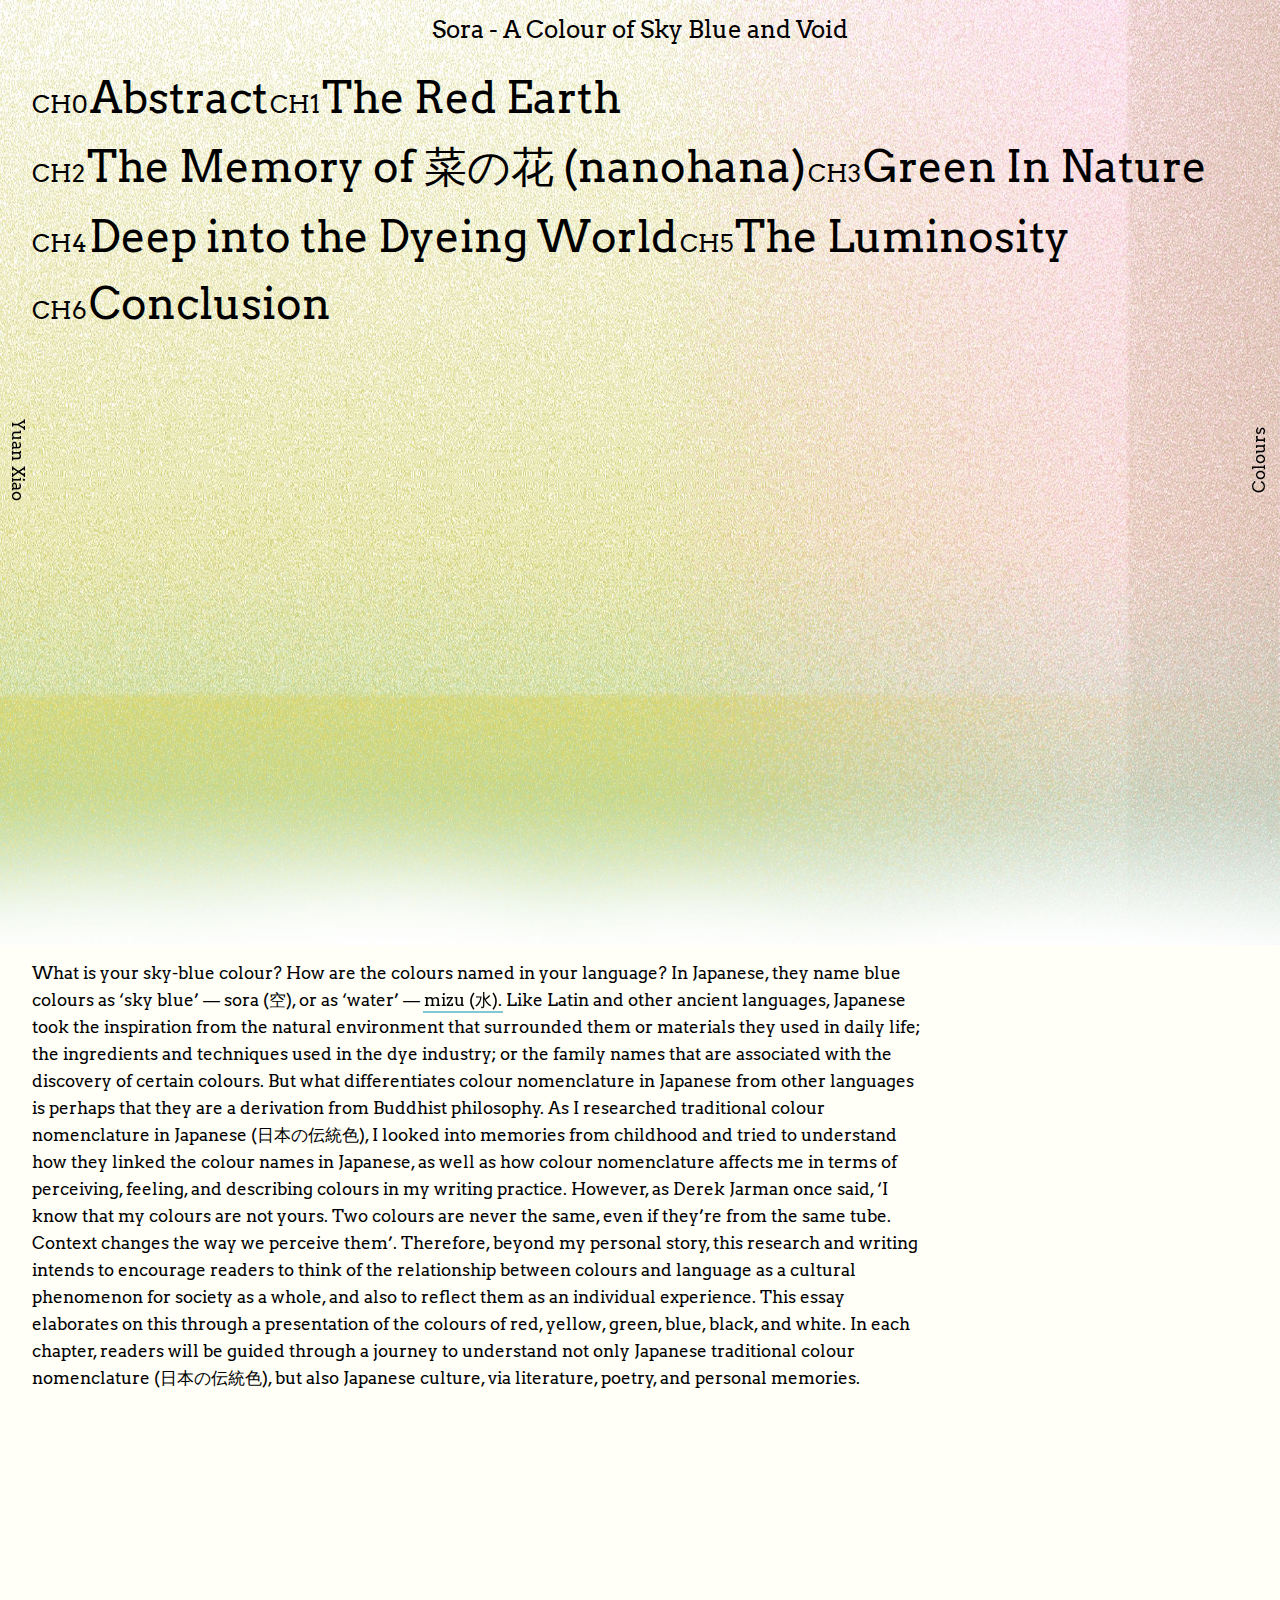
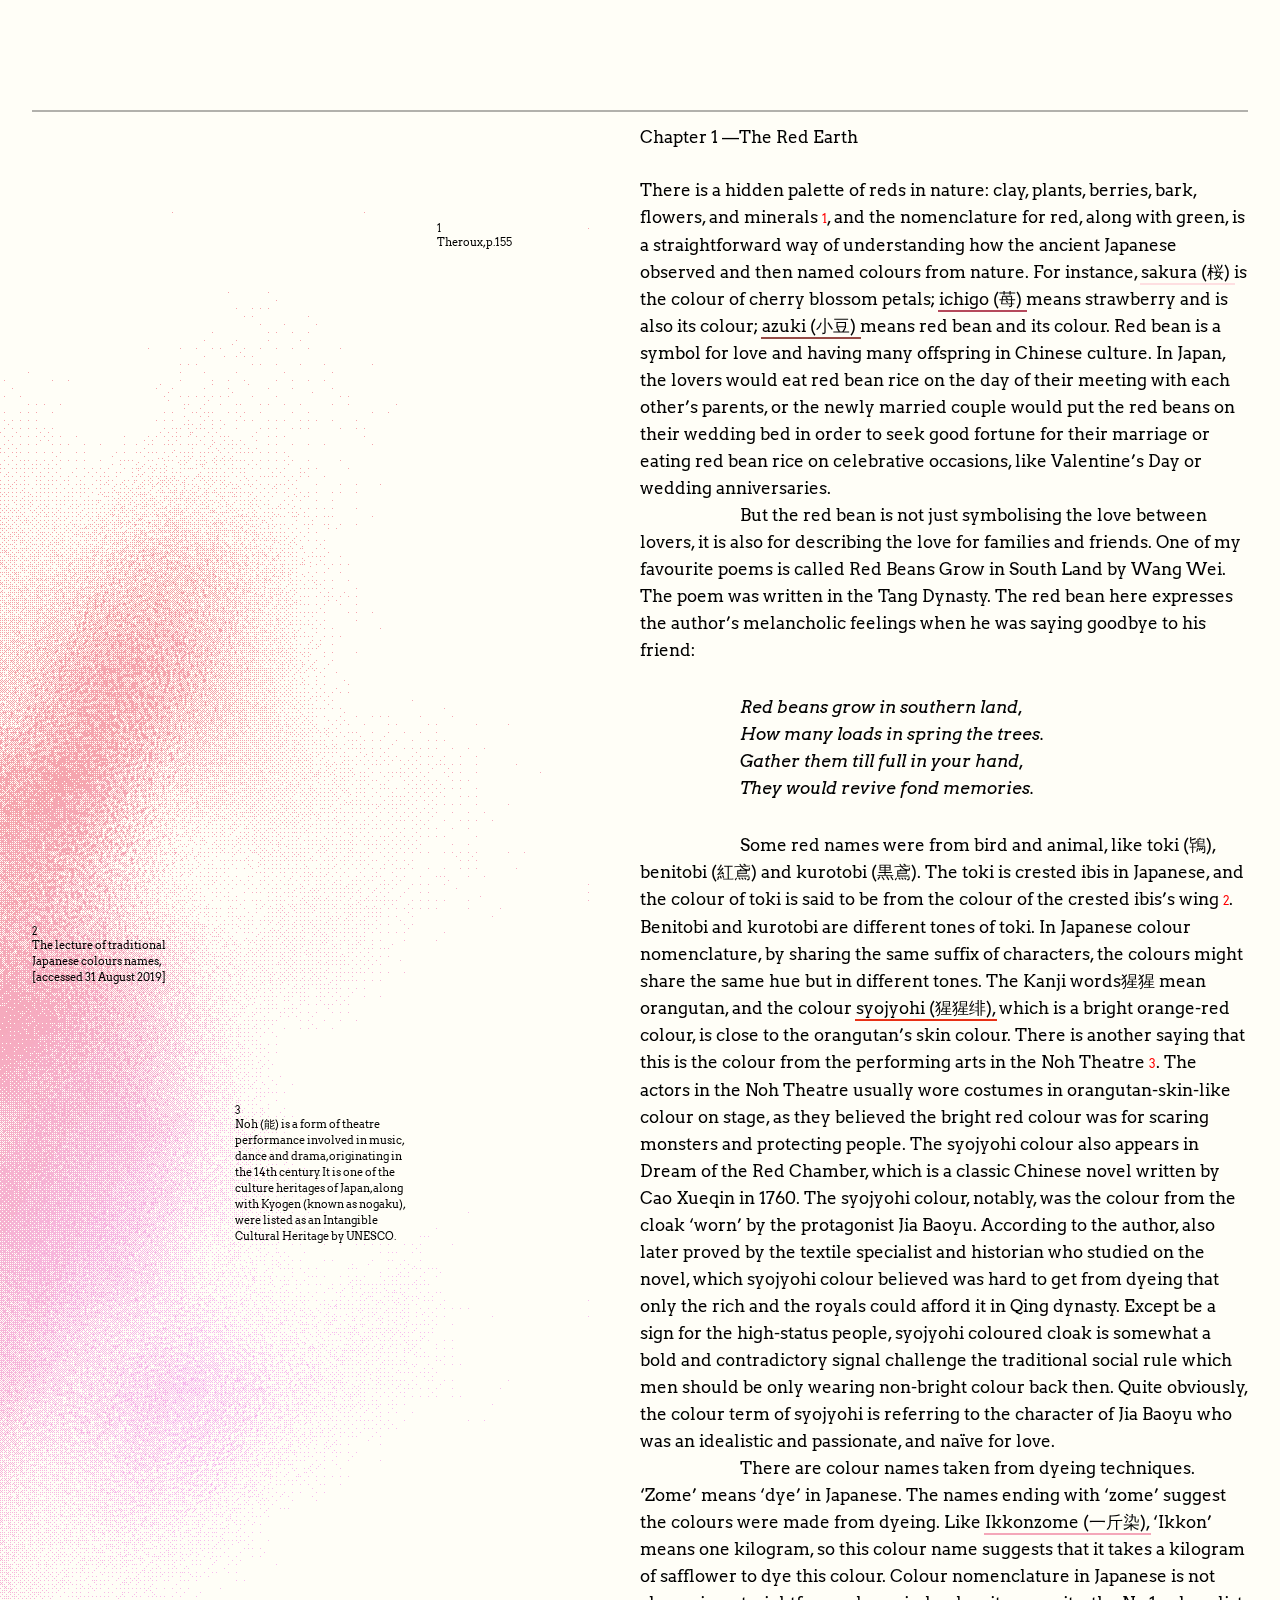
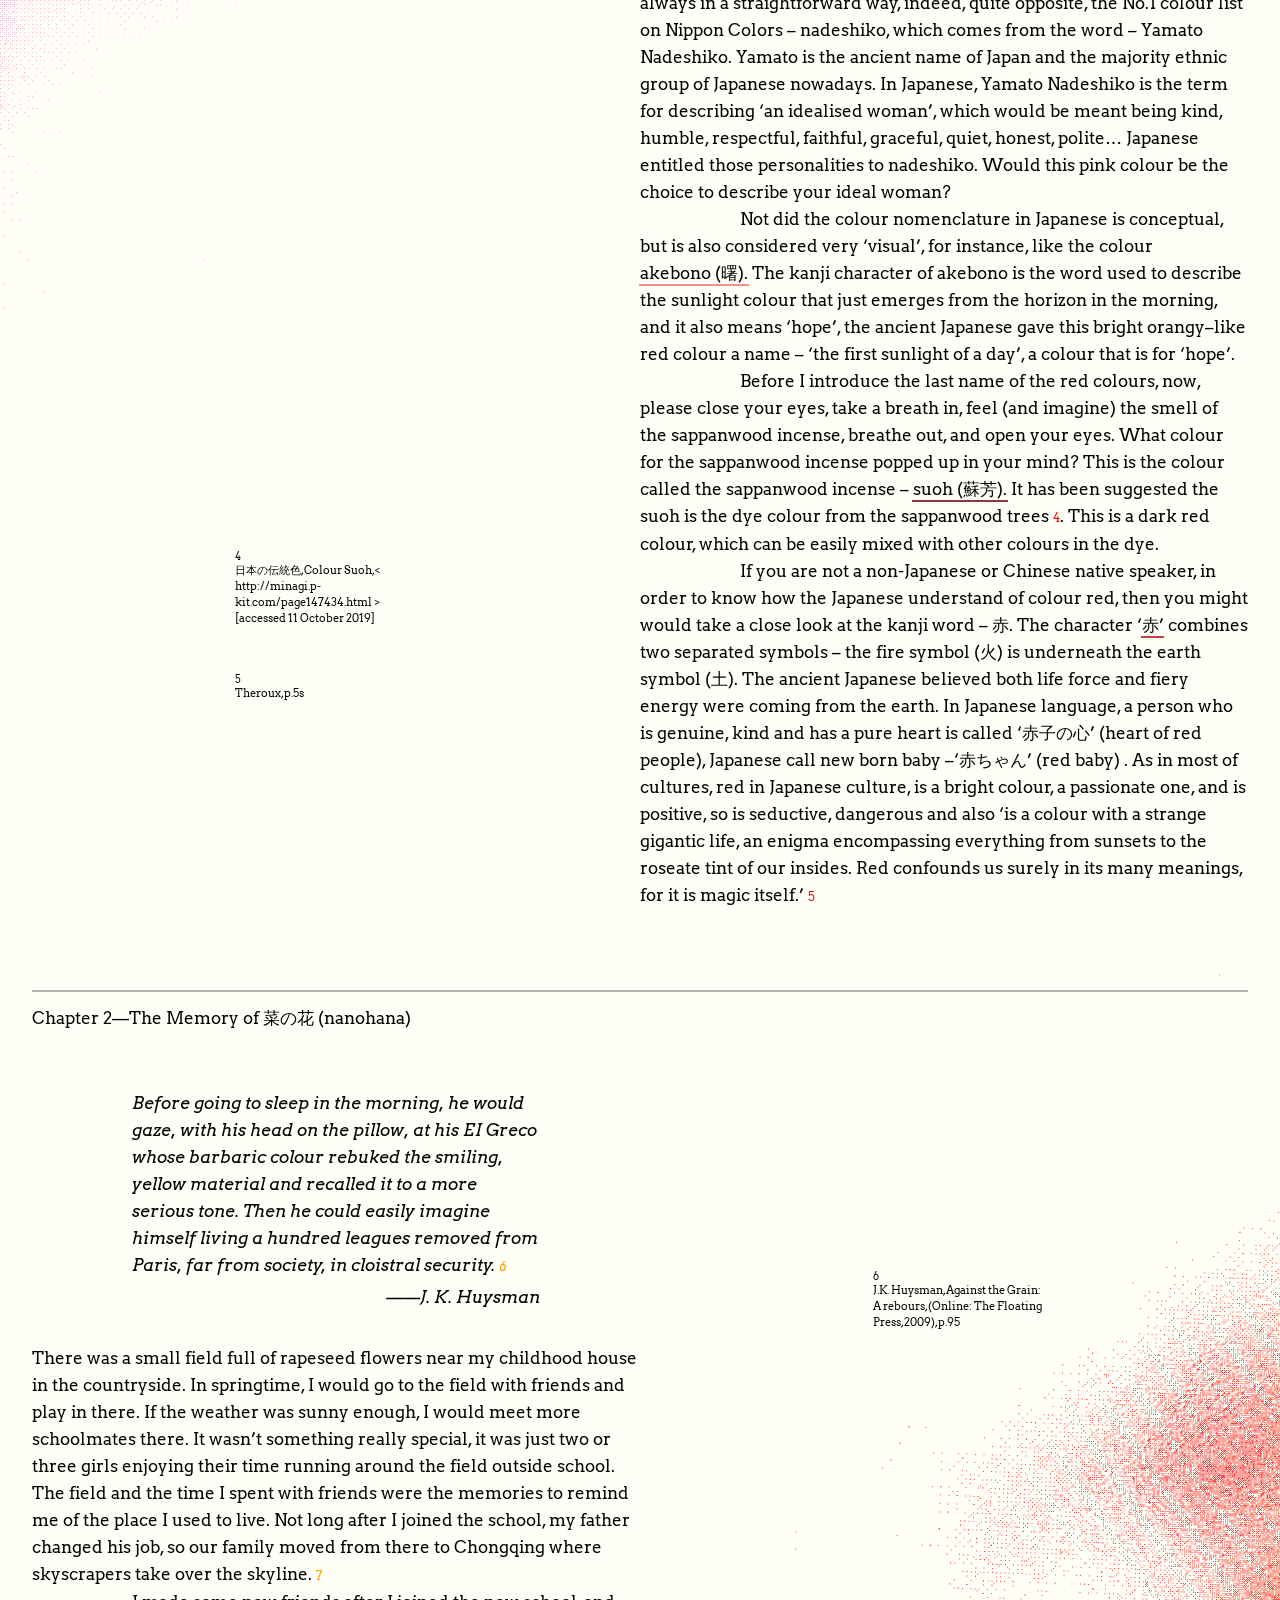
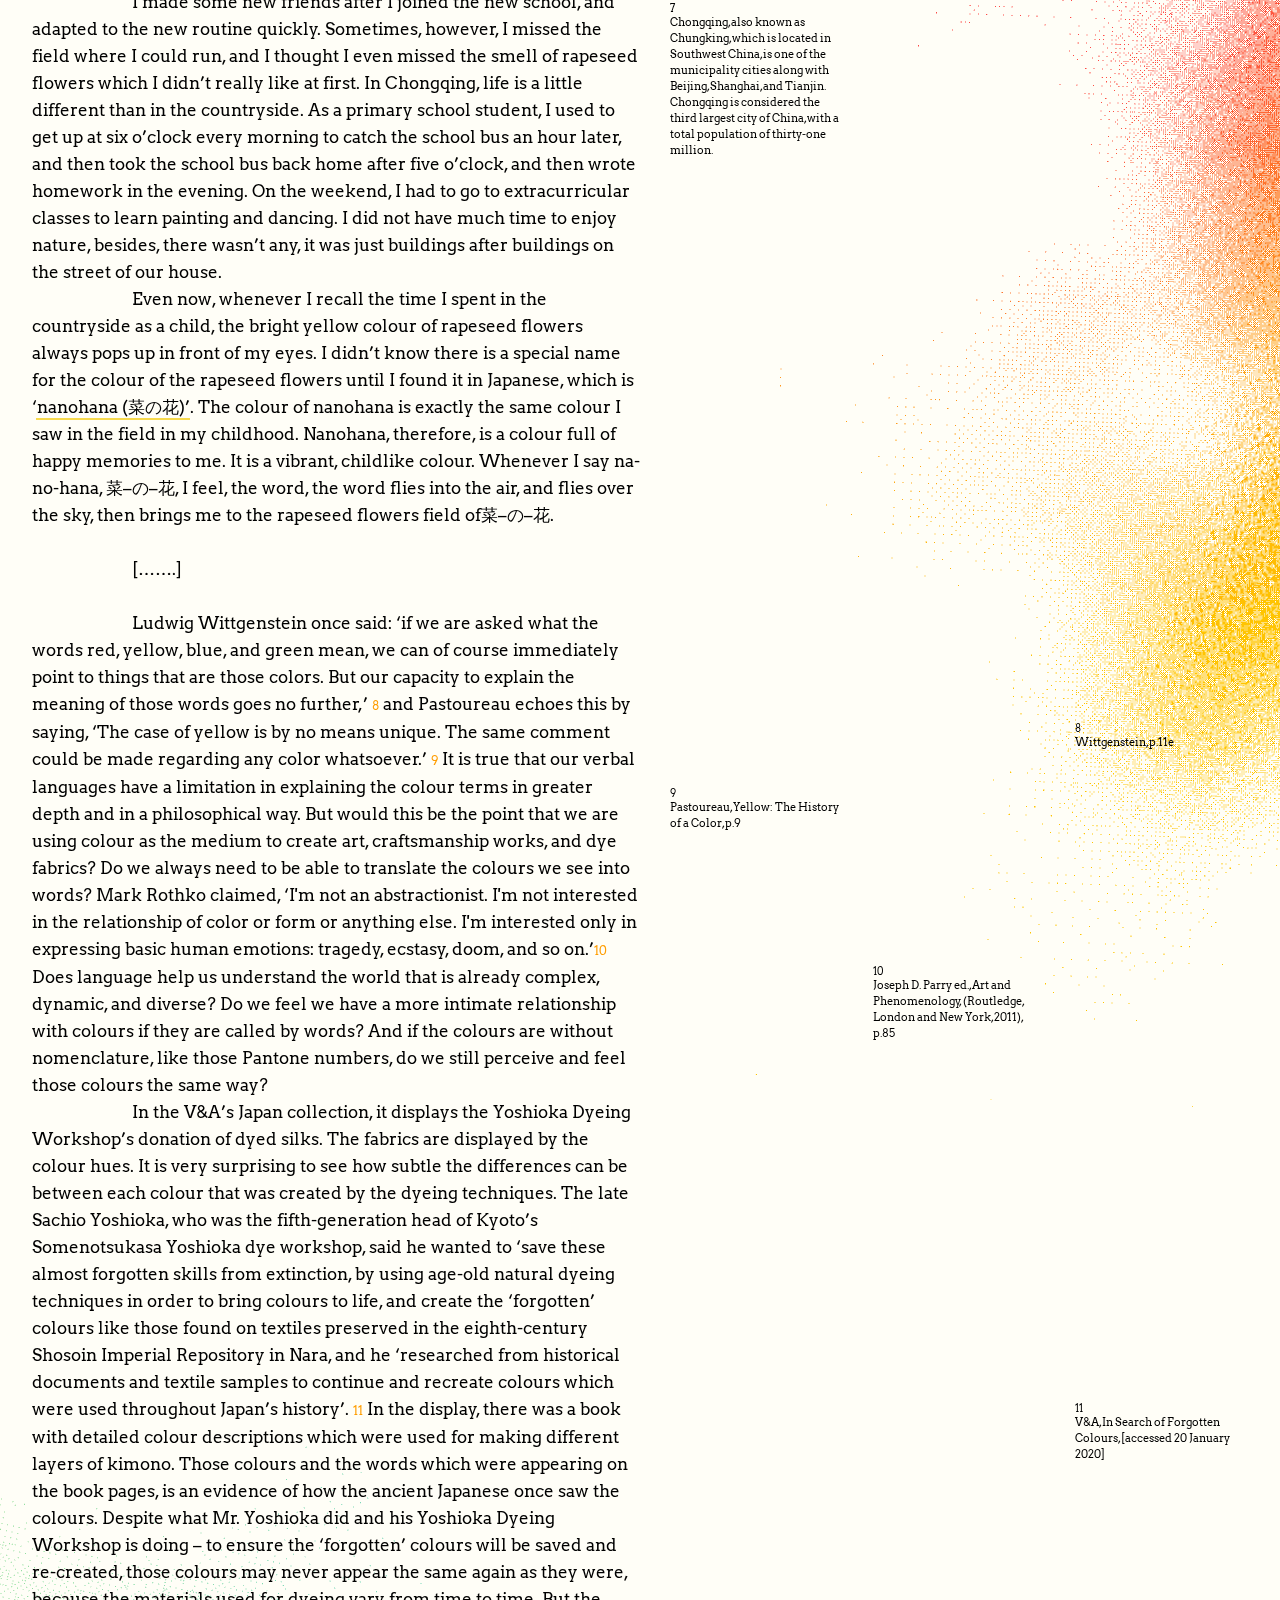
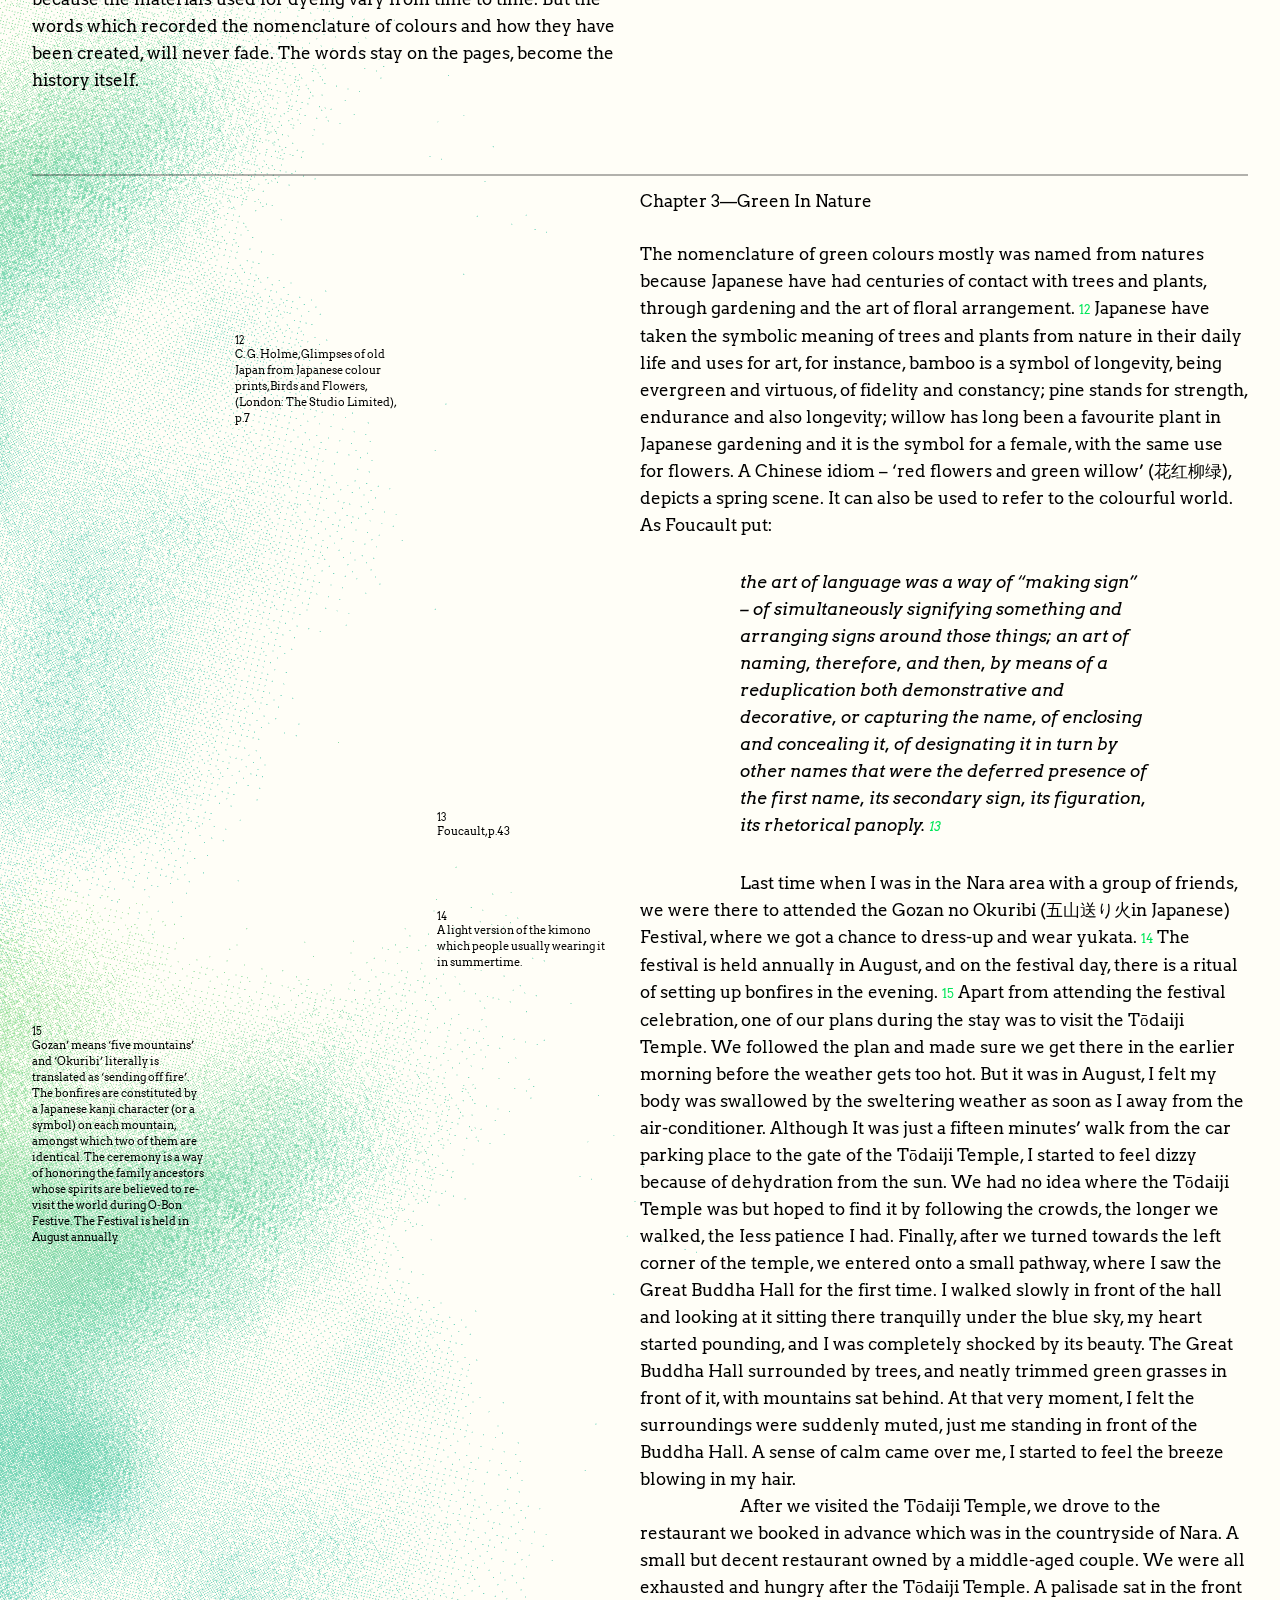
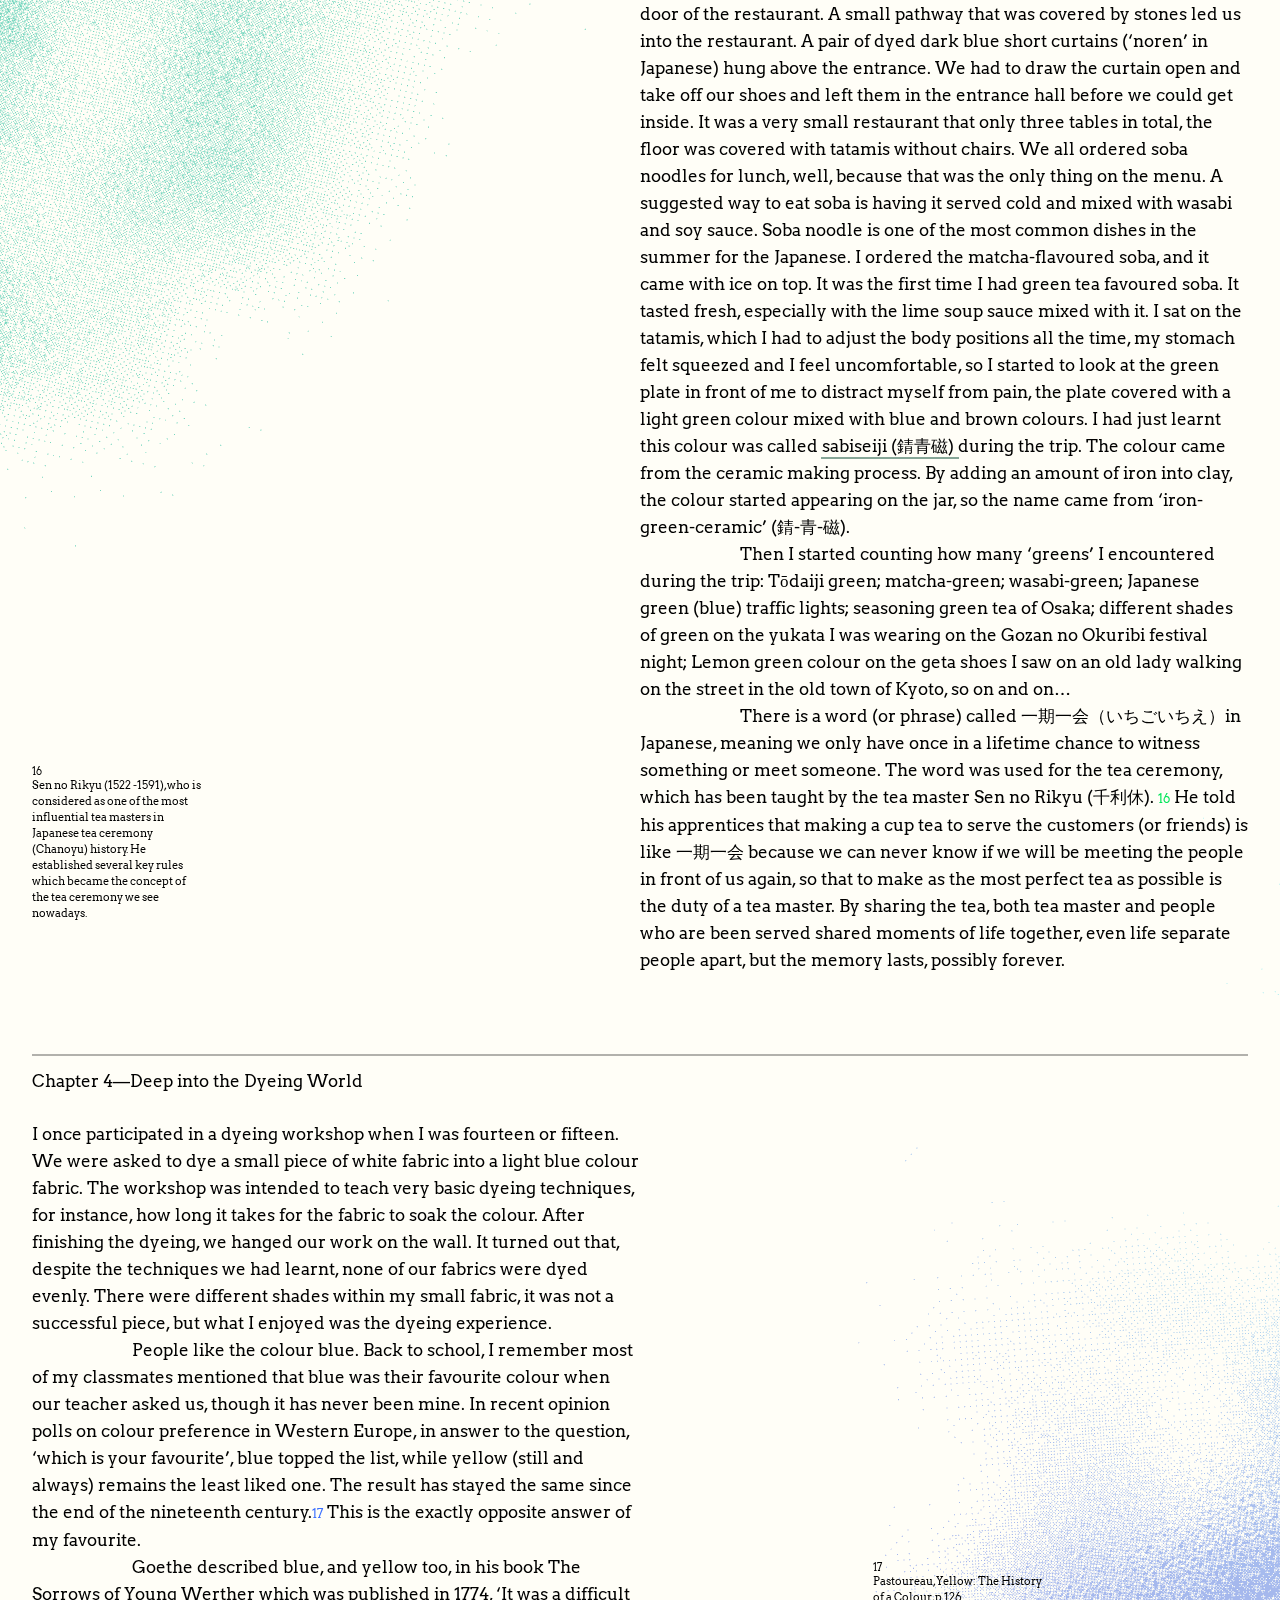
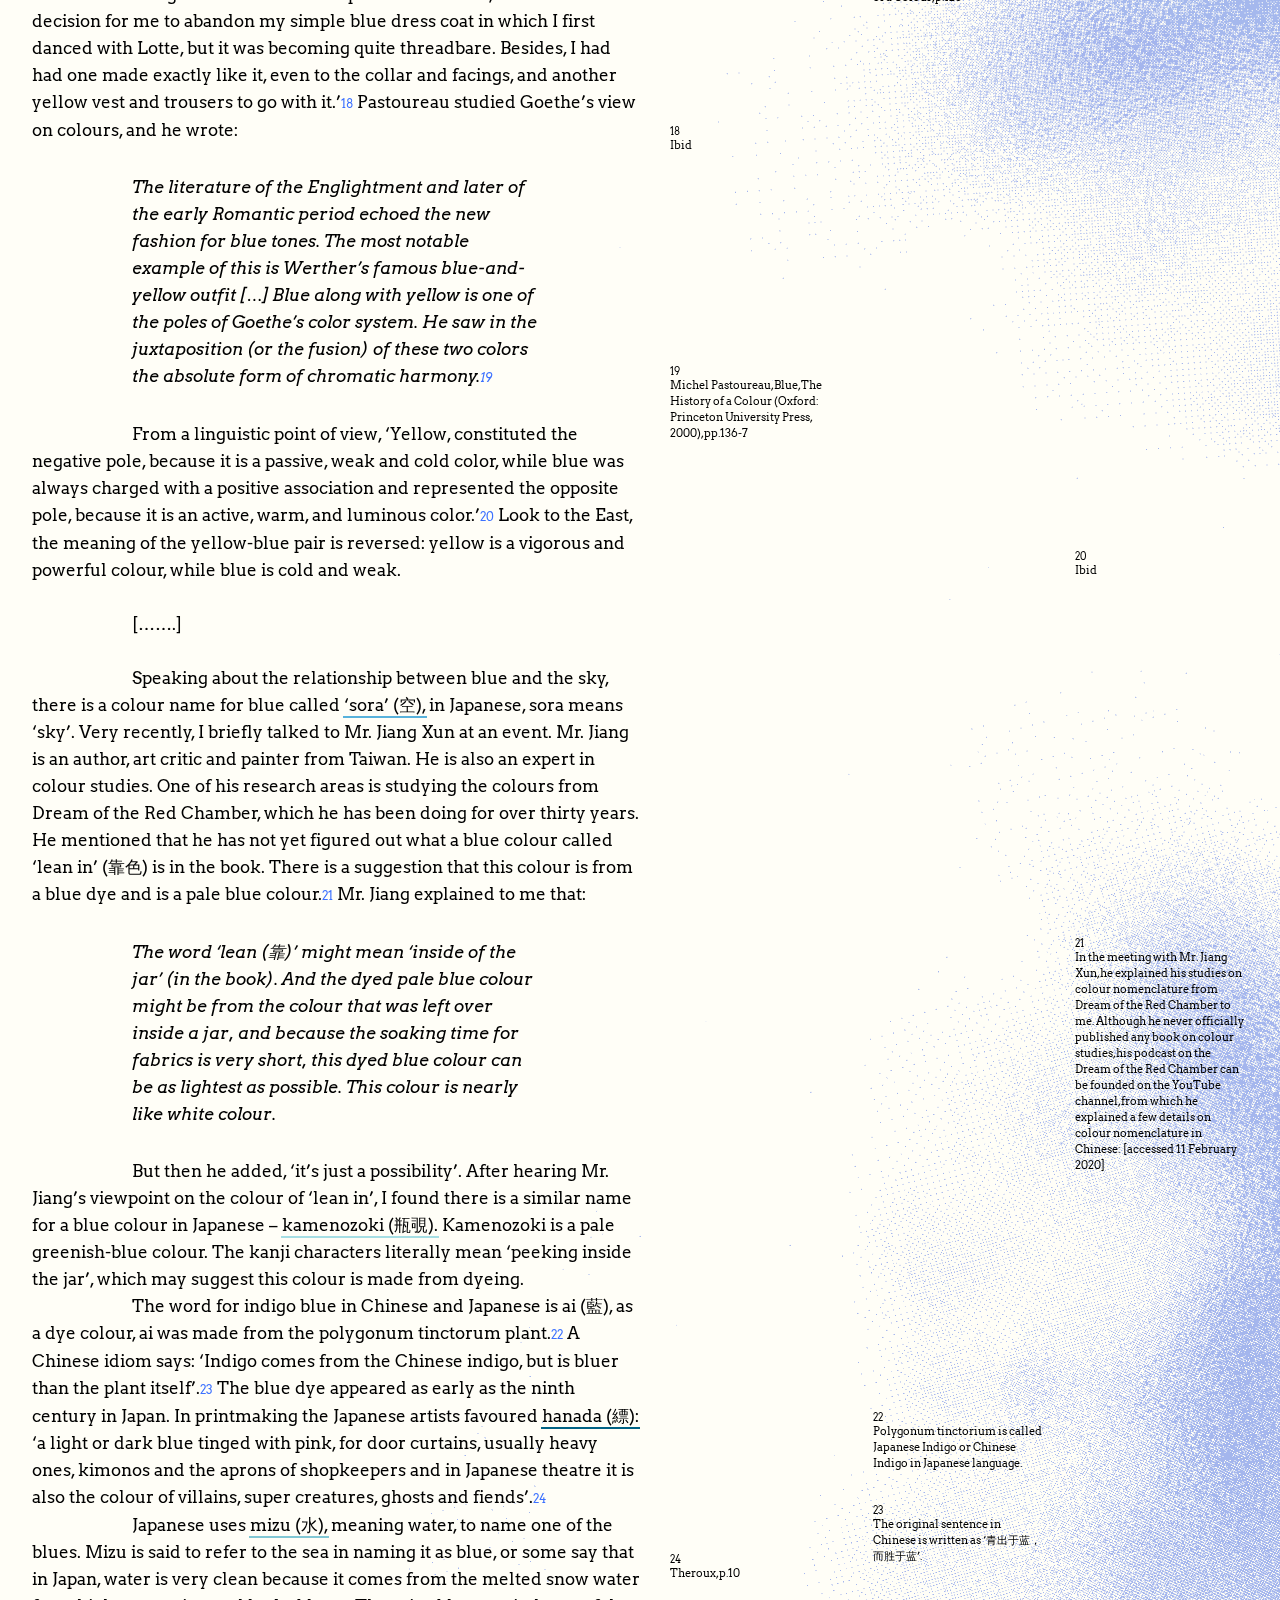
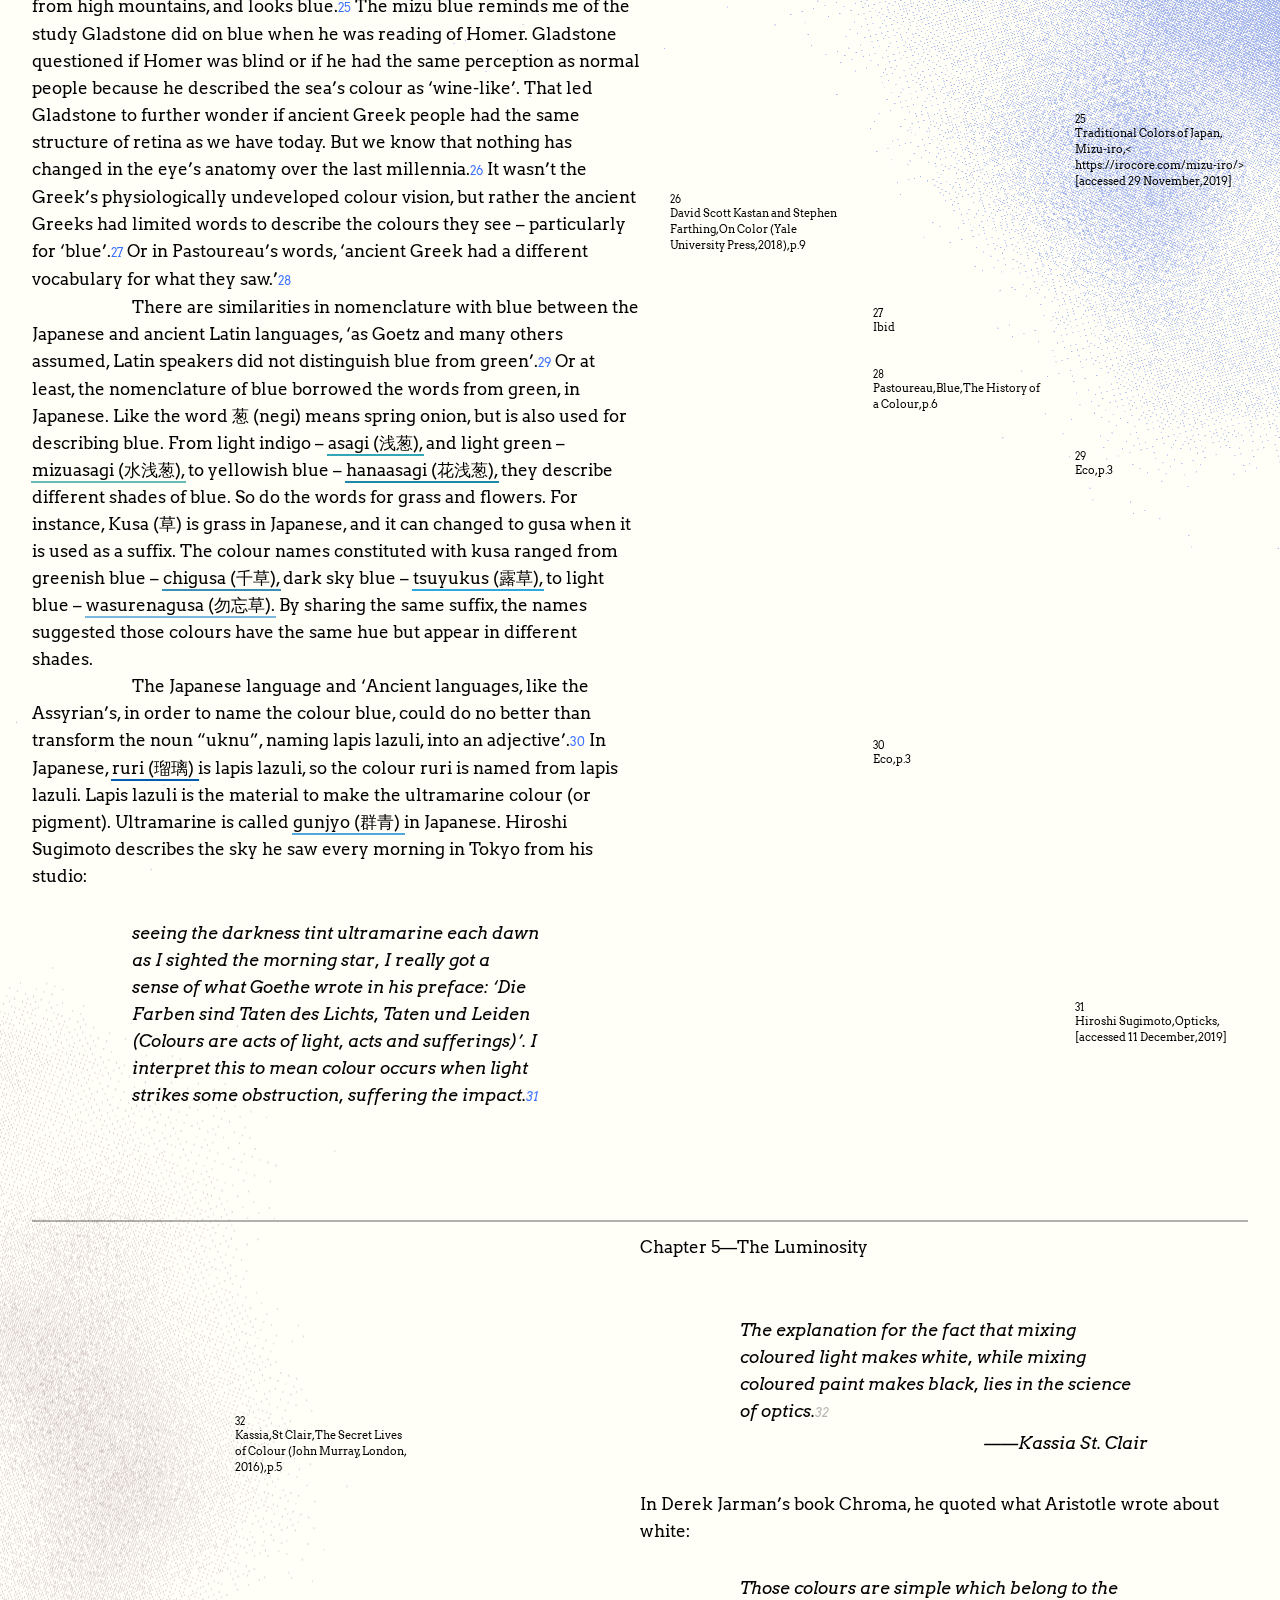
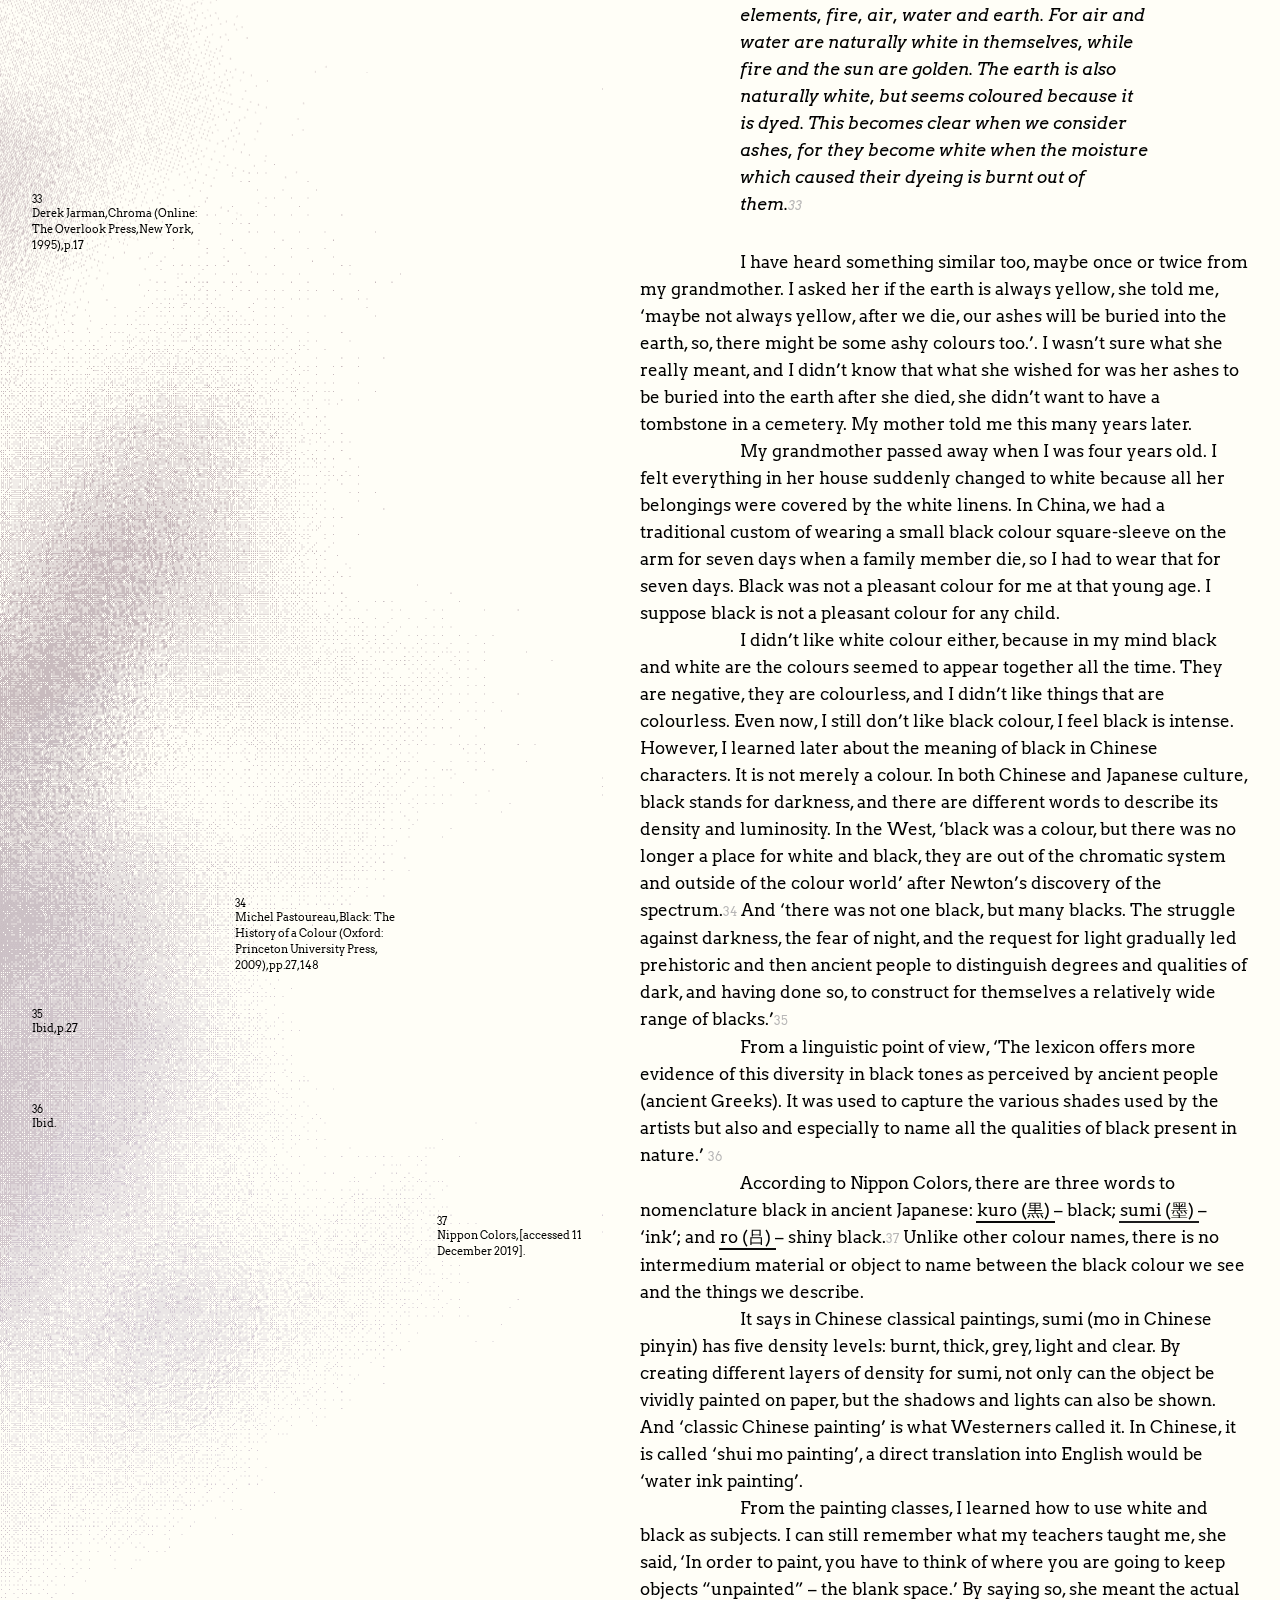
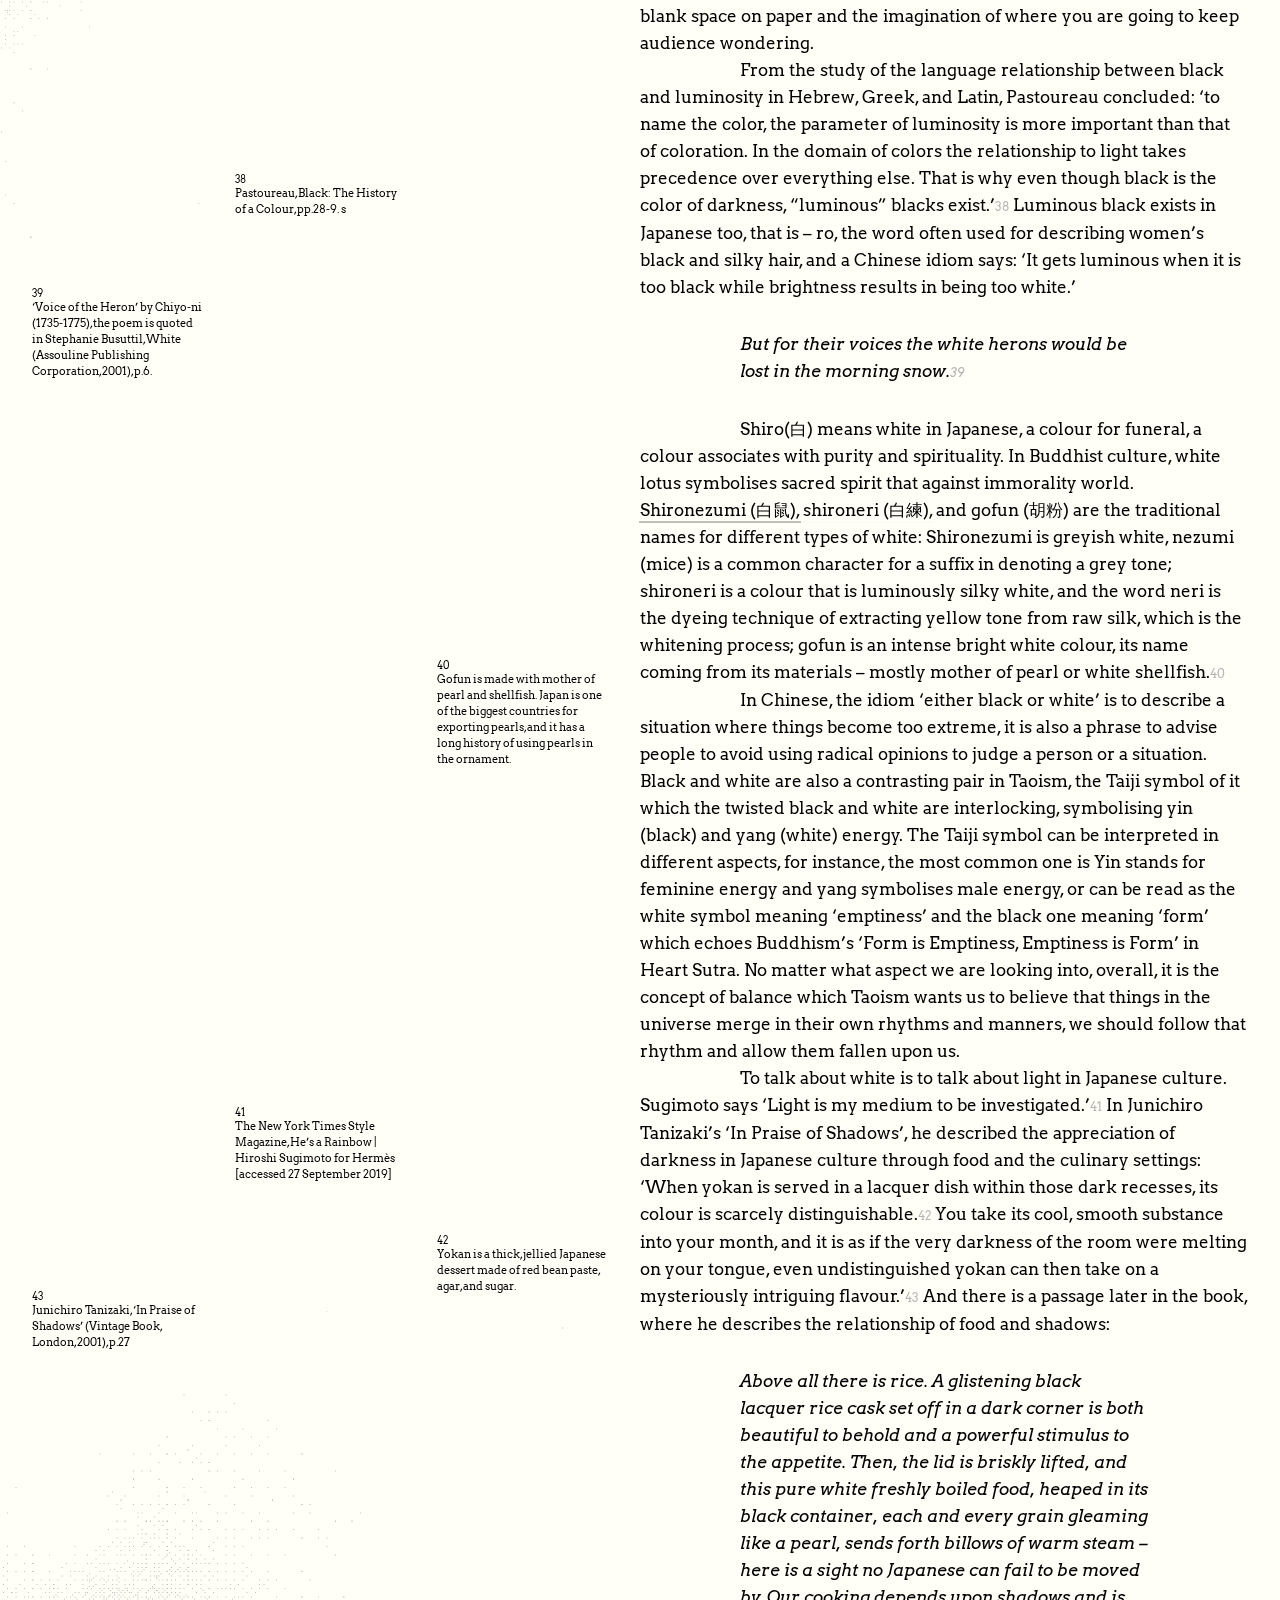
<file: index.html>
<!DOCTYPE html>
<html lang="en">
  <head>
    <meta charset="UTF-8" />
    <meta name="viewport" content="width=device-width, initial-scale=1.0" />
    <meta
      name="description"
      content="Yuan Xiao's Colour Nomenclature Research Project"
    />
    <meta name="robots" content="index, follow" />
    <link
      href="https://fonts.googleapis.com/css2?family=Noto+Serif+SC&display=swap"
      rel="stylesheet"
    />
    <link
      href="https://fonts.googleapis.com/css2?family=Arvo&display=swap"
      rel="stylesheet"
    />

    <link rel="stylesheet" href="./style/style.css" />
    <title>Sora - A Colour of Sky Blue and Void</title>
  </head>
  <body>
    <div class="cursor cursor--small"></div>
    <!-- Main Section with navigation -->
    <div class="mobile-fix-header-wrapper">
      <h1 class="mobile-title">
        <a class="mobile-title-link-wrapper"
          >Sora - A Colour of Sky Blue and Void</a
        >
      </h1>
    </div>
    <ul class="mobile-list">
      <li><a href="#">Text</a></li>
      <li><a href="colours">Colours</a></li>
      <li><a href="yuanxiao">Yuan Xiao</a></li>
    </ul>
    <section class="main-section" id="main">
      <header class="main-header">
        <div class="main-title-wrapper main-static">
          <h1 class="main-title">
            Sora - A Colour of Sky Blue and Void
          </h1>
        </div>
        <div class="main-title-wrapper main-sticky">
          <h1 class="main-title">
            <a href="#" class="main-title-link-wrapper"
              >Sora - A Colour of Sky Blue and Void</a
            >
          </h1>
        </div>

        <nav class="nav-wrapper">
          <div class="nav-chapter-wrapper">
            <span class="nav-chapter-no">CH0</span>
            <div class="nav-chapter-name-wrapper links-wrapper">
              <a href="#abstract" class="nav-chapter-name">Abstract </a>
            </div>
          </div>

          <div class="nav-chapter-wrapper">
            <span class="nav-chapter-no">CH1</span>
            <div class="nav-chapter-name-wrapper links-wrapper">
              <a href="#chapter-1" class="nav-chapter-name">The Red Earth </a>
            </div>
          </div>

          <div class="nav-chapter-wrapper">
            <span class="nav-chapter-no">CH2</span>
            <div class="nav-chapter-name-wrapper links-wrapper">
              <a href="#chapter-2" class="nav-chapter-name"
                >The Memory of 菜の花 (nanohana)</a
              >
            </div>
          </div>

          <div class="nav-chapter-wrapper">
            <span class="nav-chapter-no">CH3</span>
            <div class="nav-chapter-name-wrapper links-wrapper">
              <a href="#chapter-3" class="nav-chapter-name">Green In Nature</a>
            </div>
          </div>

          <div class="nav-chapter-wrapper">
            <span class="nav-chapter-no">CH4</span>
            <div class="nav-chapter-name-wrapper links-wrapper">
              <a href="#chapter-4" class="nav-chapter-name"
                >Deep into the Dyeing World</a
              >
            </div>
          </div>

          <div class="nav-chapter-wrapper">
            <span class="nav-chapter-no">CH5</span>
            <div class="nav-chapter-name-wrapper links-wrapper">
              <a href="#chapter-5" class="nav-chapter-name">The Luminosity</a>
            </div>
          </div>

          <div class="nav-chapter-wrapper">
            <span class="nav-chapter-no">CH6</span>
            <div class="nav-chapter-name-wrapper links-wrapper">
              <a href="#conclusion" class="nav-chapter-name">Conclusion</a>
            </div>
          </div>
        </nav>
        <div class="bg-front-wrapper">
          <img src="./image/bg/colorhero.jpg" alt="" />
        </div>
        <div class="mobile-nav-wrapper">
          <div class="mobile-left">
            <a href="colours">Colours</a>
          </div>
          <div class="mobile-right">
            <a href="yuanxiao">Yuan Xiao</a>
          </div>
        </div>
      </header>
      <div class="side-link-wrapper">
        <div class="left-link">
          <div class="left-link-inner-wrapper links-wrapper">
            <a href="yuanxiao">Yuan Xiao</a>
          </div>
        </div>
        <div class="right-link">
          <div class="right-link-inner-wrapper links-wrapper">
            <a href="colours">Colours</a>
          </div>
        </div>
      </div>
    </section>
    <!-- Abstract Section -->
    <section class="abstract-section" id="abstract">
      <!-- <h2 class="chapter-title">Abstract</h2> -->
      <p class="para-text">
        What is your sky-blue colour? How are the colours named in your
        language? In Japanese, they name blue colours as ‘sky blue’ — sora (空),
        or as ‘water’ —
        <span class="magic-fade"
          ><span class="magic-box color-1">mizu (水)</span></span
        >. Like Latin and other ancient languages, Japanese took the inspiration
        from the natural environment that surrounded them or materials they used
        in daily life; the ingredients and techniques used in the dye industry;
        or the family names that are associated with the discovery of certain
        colours. But what differentiates colour nomenclature in Japanese from
        other languages is perhaps that they are a derivation from Buddhist
        philosophy. As I researched traditional colour nomenclature in Japanese
        (日本の伝統色), I looked into memories from childhood and tried to
        understand how they linked the colour names in Japanese, as well as how
        colour nomenclature affects me in terms of perceiving, feeling, and
        describing colours in my writing practice. However, as Derek Jarman once
        said, ‘I know that my colours are not yours. Two colours are never the
        same, even if they’re from the same tube. Context changes the way we
        perceive them’. Therefore, beyond my personal story, this research and
        writing intends to encourage readers to think of the relationship
        between colours and language as a cultural phenomenon for society as a
        whole, and also to reflect them as an individual experience. This essay
        elaborates on this through a presentation of the colours of red, yellow,
        green, blue, black, and white. In each chapter, readers will be guided
        through a journey to understand not only Japanese traditional colour
        nomenclature (日本の伝統色), but also Japanese culture, via literature,
        poetry, and personal memories.
      </p>
    </section>
    <!-- Chapter 1 -->
    <section class="chapter-section" id="chapter-1">
      <div class="para-div">
        <h2 class="chapter-title">Chapter 1 —The Red Earth</h2>
        <p class="para-text first-para">
          There is a hidden palette of reds in nature: clay, plants, berries,
          bark, flowers, and minerals
          <span class="refer-footer-num footer-red">1</span>, and the
          nomenclature for red, along with green, is a straightforward way of
          understanding how the ancient Japanese observed and then named colours
          from nature. For instance,
          <span class="magic-fade"
            ><span class="magic-box color-2">sakura (桜)</span></span
          >
          is the colour of cherry blossom petals;
          <span class="magic-fade"
            ><span class="magic-box color-3">ichigo (苺)</span></span
          >

          means strawberry and is also its colour;
          <span class="magic-fade"
            ><span class="magic-box color-4">azuki (小豆)</span></span
          >
          means red bean and its colour. Red bean is a symbol for love and
          having many offspring in Chinese culture. In Japan, the lovers would
          eat red bean rice on the day of their meeting with each other’s
          parents, or the newly married couple would put the red beans on their
          wedding bed in order to seek good fortune for their marriage or eating
          red bean rice on celebrative occasions, like Valentine’s Day or
          wedding anniversaries.
        </p>
        <p class="para-text">
          But the red bean is not just symbolising the love between lovers, it
          is also for describing the love for families and friends. One of my
          favourite poems is called Red Beans Grow in South Land by Wang Wei.
          The poem was written in the Tang Dynasty. The red bean here expresses
          the author’s melancholic feelings when he was saying goodbye to his
          friend:
        </p>
        <div class="quote-wrapper">
          <p class="quote-text">
            Red beans grow in southern land, <br />
            How many loads in spring the trees. <br />
            Gather them till full in your hand, <br />
            They would revive fond memories.
          </p>
        </div>

        <p class="para-text">
          Some red names were from bird and animal, like toki (鴇), benitobi
          (紅鳶) and kurotobi (黒鳶). The toki is crested ibis in Japanese, and
          the colour of toki is said to be from the colour of the crested ibis’s
          wing <span class="refer-footer-num footer-red">2</span>. Benitobi and
          kurotobi are different tones of toki. In Japanese colour nomenclature,
          by sharing the same suffix of characters, the colours might share the
          same hue but in different tones. The Kanji words猩猩 mean orangutan,
          and the colour
          <span class="magic-fade"
            ><span class="magic-box color-5">syojyohi (猩猩绯)</span></span
          >, which is a bright orange-red colour, is close to the orangutan’s
          skin colour. There is another saying that this is the colour from the
          performing arts in the Noh Theatre
          <span class="refer-footer-num footer-red">3</span>. The actors in the
          Noh Theatre usually wore costumes in orangutan-skin-like colour on
          stage, as they believed the bright red colour was for scaring monsters
          and protecting people. The syojyohi colour also appears in Dream of
          the Red Chamber, which is a classic Chinese novel written by Cao
          Xueqin in 1760. The syojyohi colour, notably, was the colour from the
          cloak ‘worn’ by the protagonist Jia Baoyu. According to the author,
          also later proved by the textile specialist and historian who studied
          on the novel, which syojyohi colour believed was hard to get from
          dyeing that only the rich and the royals could afford it in Qing
          dynasty. Except be a sign for the high-status people, syojyohi
          coloured cloak is somewhat a bold and contradictory signal challenge
          the traditional social rule which men should be only wearing
          non-bright colour back then. Quite obviously, the colour term of
          syojyohi is referring to the character of Jia Baoyu who was an
          idealistic and passionate, and naïve for love.
        </p>
        <p class="para-text">
          There are colour names taken from dyeing techniques. ‘Zome’ means
          ‘dye’ in Japanese. The names ending with ‘zome’ suggest the colours
          were made from dyeing. Like
          <span class="magic-fade"
            ><span class="magic-box color-6">Ikkonzome (一斤染)</span></span
          >, ‘Ikkon’ means one kilogram, so this colour name suggests that it
          takes a kilogram of safflower to dye this colour. Colour nomenclature
          in Japanese is not always in a straightforward way, indeed, quite
          opposite, the No.1 colour list on Nippon Colors – nadeshiko, which
          comes from the word – Yamato Nadeshiko. Yamato is the ancient name of
          Japan and the majority ethnic group of Japanese nowadays. In Japanese,
          Yamato Nadeshiko is the term for describing ‘an idealised woman’,
          which would be meant being kind, humble, respectful, faithful,
          graceful, quiet, honest, polite… Japanese entitled those personalities
          to nadeshiko. Would this pink colour be the choice to describe your
          ideal woman?
        </p>
        <p class="para-text">
          Not did the colour nomenclature in Japanese is conceptual, but is also
          considered very ‘visual’, for instance, like the colour
          <span class="magic-fade"
            ><span class="magic-box color-7">akebono (曙)</span></span
          >. The kanji character of akebono is the word used to describe the
          sunlight colour that just emerges from the horizon in the morning, and
          it also means ‘hope’, the ancient Japanese gave this bright
          orangy–like red colour a name – ‘the first sunlight of a day’, a
          colour that is for ‘hope’.
        </p>
        <p class="para-text">
          Before I introduce the last name of the red colours, now, please close
          your eyes, take a breath in, feel (and imagine) the smell of the
          sappanwood incense, breathe out, and open your eyes. What colour for
          the sappanwood incense popped up in your mind? This is the colour
          called the sappanwood incense –
          <span class="magic-fade"
            ><span class="magic-box color-8">suoh (蘇芳)</span></span
          >. It has been suggested the suoh is the dye colour from the
          sappanwood trees <span class="refer-footer-num footer-red">4</span>.
          This is a dark red colour, which can be easily mixed with other
          colours in the dye.
        </p>
        <p class="para-text">
          If you are not a non-Japanese or Chinese native speaker, in order to
          know how the Japanese understand of colour red, then you might would
          take a close look at the kanji word – 赤. The character ‘<span
            class="magic-fade"
            ><span class="magic-box color-9">赤</span></span
          >’ combines two separated symbols – the fire symbol (火) is underneath
          the earth symbol (土). The ancient Japanese believed both life force
          and fiery energy were coming from the earth. In Japanese language, a
          person who is genuine, kind and has a pure heart is called ‘赤子の心’
          (heart of red people), Japanese call new born baby –‘赤ちゃん’ (red
          baby) . As in most of cultures, red in Japanese culture, is a bright
          colour, a passionate one, and is positive, so is seductive, dangerous
          and also ‘is a colour with a strange gigantic life, an enigma
          encompassing everything from sunsets to the roseate tint of our
          insides. Red confounds us surely in its many meanings, for it is magic
          itself.’
          <span class="refer-footer-num footer-red">5</span>
        </p>
        <div class="bg-tablet bg-ch1-wrapper">
          <img src="./image/bg/color-ch1.png" alt="" />
        </div>
      </div>
      <div class="refer-div">
        <div class="refer-left">
          <div id="no-2-refer">
            <p class="refer-number">
              2
            </p>
            <p class="refer-content">
              The lecture of traditional Japanese colours names,
              <https://www.letsgojp.com/archives/1044> [accessed 31 August 2019]
            </p>
          </div>
        </div>
        <div class="refer-middle">
          <div id="no-3-refer">
            <p class="refer-number">
              3
            </p>
            <p class="refer-content">
              Noh (能) is a form of theatre performance involved in music, dance
              and drama, originating in the 14th century. It is one of the
              culture heritages of Japan, along with Kyogen (known as nogaku),
              were listed as an Intangible Cultural Heritage by UNESCO.
            </p>
          </div>
          <div id="no-4-refer">
            <p class="refer-number">
              4
            </p>
            <p class="refer-content">
              日本の伝統色, Colour Suoh, <
              http://minagi.p-kit.com/page147434.html > [accessed 11 October
              2019]
            </p>
          </div>
          <div id="no-5-refer">
            <p class="refer-number">
              5
            </p>
            <p class="refer-content">
              Theroux, p.5s
            </p>
          </div>
        </div>
        <div class="refer-right">
          <div id="no-1-refer">
            <p class="refer-number">
              1
            </p>
            <p class="refer-content">
              Theroux, p.155
            </p>
          </div>
        </div>
        <div class="bg-ch1-wrapper">
          <img src="./image/bg/color-ch1.png" alt="" />
        </div>
      </div>
    </section>
    <!-- Chapter 2 -->
    <section class="chapter-section" id="chapter-2">
      <div class="para-div">
        <h2 class="chapter-title">Chapter 2—The Memory of 菜の花 (nanohana)</h2>
        <div class="quote-wrapper">
          <p class="quote-text">
            Before going to sleep in the morning, he would gaze, with his head
            on the pillow, at his EI Greco whose barbaric colour rebuked the
            smiling, yellow material and recalled it to a more serious tone.
            Then he could easily imagine himself living a hundred leagues
            removed from Paris, far from society, in cloistral security.
            <span class="refer-footer-num footer-orange">6</span>
          </p>
          <p class="quote-sign">
            ——J. K. Huysman
          </p>
        </div>

        <p class="para-text first-para">
          There was a small field full of rapeseed flowers near my childhood
          house in the countryside. In springtime, I would go to the field with
          friends and play in there. If the weather was sunny enough, I would
          meet more schoolmates there. It wasn’t something really special, it
          was just two or three girls enjoying their time running around the
          field outside school. The field and the time I spent with friends were
          the memories to remind me of the place I used to live. Not long after
          I joined the school, my father changed his job, so our family moved
          from there to Chongqing where skyscrapers take over the skyline.
          <span class="refer-footer-num footer-orange">7</span>
        </p>
        <p class="para-text">
          I made some new friends after I joined the new school, and adapted to
          the new routine quickly. Sometimes, however, I missed the field where
          I could run, and I thought I even missed the smell of rapeseed flowers
          which I didn’t really like at first. In Chongqing, life is a little
          different than in the countryside. As a primary school student, I used
          to get up at six o’clock every morning to catch the school bus an hour
          later, and then took the school bus back home after five o’clock, and
          then wrote homework in the evening. On the weekend, I had to go to
          extracurricular classes to learn painting and dancing. I did not have
          much time to enjoy nature, besides, there wasn’t any, it was just
          buildings after buildings on the street of our house.
        </p>
        <p class="para-text">
          Even now, whenever I recall the time I spent in the countryside as a
          child, the bright yellow colour of rapeseed flowers always pops up in
          front of my eyes. I didn’t know there is a special name for the colour
          of the rapeseed flowers until I found it in Japanese, which is ‘<span
            class="magic-fade"
            ><span class="magic-box color-10">nanohana (菜の花)</span></span
          >’. The colour of nanohana is exactly the same colour I saw in the
          field in my childhood. Nanohana, therefore, is a colour full of happy
          memories to me. It is a vibrant, childlike colour. Whenever I say
          na-no-hana, 菜–の–花, I feel, the word, the word flies into the air,
          and flies over the sky, then brings me to the rapeseed flowers field
          of菜–の–花.
        </p>
        <p class="quote-text ellipses">
          […….]
        </p>
        <p class="para-text">
          Ludwig Wittgenstein once said: ‘if we are asked what the words red,
          yellow, blue, and green mean, we can of course immediately point to
          things that are those colors. But our capacity to explain the meaning
          of those words goes no further,’
          <span class="refer-footer-num footer-orange">8</span> and Pastoureau
          echoes this by saying, ‘The case of yellow is by no means unique. The
          same comment could be made regarding any color whatsoever.’
          <span class="refer-footer-num footer-orange">9</span> It is true that
          our verbal languages have a limitation in explaining the colour terms
          in greater depth and in a philosophical way. But would this be the
          point that we are using colour as the medium to create art,
          craftsmanship works, and dye fabrics? Do we always need to be able to
          translate the colours we see into words? Mark Rothko claimed, ‘I'm not
          an abstractionist. I'm not interested in the relationship of color or
          form or anything else. I'm interested only in expressing basic human
          emotions: tragedy, ecstasy, doom, and so on.’<span
            class="refer-footer-num footer-orange"
            >10</span
          >
          Does language help us understand the world that is already complex,
          dynamic, and diverse? Do we feel we have a more intimate relationship
          with colours if they are called by words? And if the colours are
          without nomenclature, like those Pantone numbers, do we still perceive
          and feel those colours the same way?
        </p>
        <p class="para-text">
          In the V&A’s Japan collection, it displays the Yoshioka Dyeing
          Workshop’s donation of dyed silks. The fabrics are displayed by the
          colour hues. It is very surprising to see how subtle the differences
          can be between each colour that was created by the dyeing techniques.
          The late Sachio Yoshioka, who was the fifth-generation head of Kyoto’s
          Somenotsukasa Yoshioka dye workshop, said he wanted to ‘save these
          almost forgotten skills from extinction, by using age-old natural
          dyeing techniques in order to bring colours to life, and create the
          ‘forgotten’ colours like those found on textiles preserved in the
          eighth-century Shosoin Imperial Repository in Nara, and he ‘researched
          from historical documents and textile samples to continue and recreate
          colours which were used throughout Japan’s history’.
          <span class="refer-footer-num footer-orange">11</span> In the display,
          there was a book with detailed colour descriptions which were used for
          making different layers of kimono. Those colours and the words which
          were appearing on the book pages, is an evidence of how the ancient
          Japanese once saw the colours. Despite what Mr. Yoshioka did and his
          Yoshioka Dyeing Workshop is doing – to ensure the ‘forgotten’ colours
          will be saved and re-created, those colours may never appear the same
          again as they were, because the materials used for dyeing vary from
          time to time. But the words which recorded the nomenclature of colours
          and how they have been created, will never fade. The words stay on the
          pages, become the history itself.
        </p>
        <div class="bg-tablet bg-ch2-wrapper">
          <img src="./image/bg/color-ch2.png" alt="" />
        </div>
      </div>
      <div class="refer-div">
        <div class="refer-left">
          <div id="no-7-refer">
            <p class="refer-number">
              7
            </p>
            <p class="refer-content">
              Chongqing, also known as Chungking, which is located in Southwest
              China, is one of the municipality cities along with Beijing,
              Shanghai, and Tianjin. Chongqing is considered the third largest
              city of China, with a total population of thirty-one million.
            </p>
          </div>
          <div id="no-9-refer">
            <p class="refer-number">
              9
            </p>
            <p class="refer-content">
              Pastoureau, Yellow: The History of a Color, p.9
            </p>
          </div>
        </div>
        <div class="refer-middle">
          <div id="no-6-refer">
            <p class="refer-number">
              6
            </p>
            <p class="refer-content">
              J.K. Huysman, Against the Grain: A rebours, (Online: The Floating
              Press, 2009), p.95
            </p>
          </div>
          <div id="no-10-refer">
            <p class="refer-number">
              10
            </p>
            <p class="refer-content">
              Joseph D. Parry ed., Art and Phenomenology, (Routledge, London and
              New York, 2011), p.85
            </p>
          </div>
        </div>
        <div class="refer-right">
          <div id="no-8-refer">
            <p class="refer-number">
              8
            </p>
            <p class="refer-content">
              Wittgenstein, p.11e
            </p>
          </div>
          <div id="no-11-refer">
            <p class="refer-number">
              11
            </p>
            <p class="refer-content">
              V&A, In Search of Forgotten Colours,
              <https://www.vam.ac.uk/event/2pYB2ymz/in-search-of-forgotten-colours>
              [accessed 20 January 2020]
            </p>
          </div>
        </div>
        <div class="bg-ch2-wrapper">
          <img src="./image/bg/color-ch2.png" alt="" />
        </div>
      </div>
    </section>
    <!-- Chapter 3 -->
    <section class="chapter-section" id="chapter-3">
      <div class="para-div">
        <h2 class="chapter-title">Chapter 3—Green In Nature</h2>
        <p class="para-text first-para">
          The nomenclature of green colours mostly was named from natures
          because Japanese have had centuries of contact with trees and plants,
          through gardening and the art of floral arrangement.
          <span class="refer-footer-num footer-green">12</span> Japanese have
          taken the symbolic meaning of trees and plants from nature in their
          daily life and uses for art, for instance, bamboo is a symbol of
          longevity, being evergreen and virtuous, of fidelity and constancy;
          pine stands for strength, endurance and also longevity; willow has
          long been a favourite plant in Japanese gardening and it is the symbol
          for a female, with the same use for flowers. A Chinese idiom – ‘red
          flowers and green willow’ (花红柳绿), depicts a spring scene. It can
          also be used to refer to the colourful world. As Foucault put:
        </p>
        <div class="quote-wrapper">
          <p class="quote-text">
            the art of language was a way of “making sign” – of simultaneously
            signifying something and arranging signs around those things; an art
            of naming, therefore, and then, by means of a reduplication both
            demonstrative and decorative, or capturing the name, of enclosing
            and concealing it, of designating it in turn by other names that
            were the deferred presence of the first name, its secondary sign,
            its figuration, its rhetorical panoply.
            <span class="refer-footer-num footer-green">13</span>
          </p>
        </div>

        <p class="para-text">
          Last time when I was in the Nara area with a group of friends, we were
          there to attended the Gozan no Okuribi (五山送り火in Japanese)
          Festival, where we got a chance to dress-up and wear yukata.
          <span class="refer-footer-num footer-green">14</span> The festival is
          held annually in August, and on the festival day, there is a ritual of
          setting up bonfires in the evening.
          <span class="refer-footer-num footer-green">15</span> Apart from
          attending the festival celebration, one of our plans during the stay
          was to visit the Tōdaiji Temple. We followed the plan and made sure we
          get there in the earlier morning before the weather gets too hot. But
          it was in August, I felt my body was swallowed by the sweltering
          weather as soon as I away from the air-conditioner. Although It was
          just a fifteen minutes’ walk from the car parking place to the gate of
          the Tōdaiji Temple, I started to feel dizzy because of dehydration
          from the sun. We had no idea where the Tōdaiji Temple was but hoped to
          find it by following the crowds, the longer we walked, the Iess
          patience I had. Finally, after we turned towards the left corner of
          the temple, we entered onto a small pathway, where I saw the Great
          Buddha Hall for the first time. I walked slowly in front of the hall
          and looking at it sitting there tranquilly under the blue sky, my
          heart started pounding, and I was completely shocked by its beauty.
          The Great Buddha Hall surrounded by trees, and neatly trimmed green
          grasses in front of it, with mountains sat behind. At that very
          moment, I felt the surroundings were suddenly muted, just me standing
          in front of the Buddha Hall. A sense of calm came over me, I started
          to feel the breeze blowing in my hair.
        </p>
        <p class="para-text">
          After we visited the Tōdaiji Temple, we drove to the restaurant we
          booked in advance which was in the countryside of Nara. A small but
          decent restaurant owned by a middle-aged couple. We were all exhausted
          and hungry after the Tōdaiji Temple. A palisade sat in the front door
          of the restaurant. A small pathway that was covered by stones led us
          into the restaurant. A pair of dyed dark blue short curtains (‘noren’
          in Japanese) hung above the entrance. We had to draw the curtain open
          and take off our shoes and left them in the entrance hall before we
          could get inside. It was a very small restaurant that only three
          tables in total, the floor was covered with tatamis without chairs. We
          all ordered soba noodles for lunch, well, because that was the only
          thing on the menu. A suggested way to eat soba is having it served
          cold and mixed with wasabi and soy sauce. Soba noodle is one of the
          most common dishes in the summer for the Japanese. I ordered the
          matcha-flavoured soba, and it came with ice on top. It was the first
          time I had green tea favoured soba. It tasted fresh, especially with
          the lime soup sauce mixed with it. I sat on the tatamis, which I had
          to adjust the body positions all the time, my stomach felt squeezed
          and I feel uncomfortable, so I started to look at the green plate in
          front of me to distract myself from pain, the plate covered with a
          light green colour mixed with blue and brown colours. I had just
          learnt this colour was called
          <span class="magic-fade"
            ><span class="magic-box color-11">sabiseiji (錆青磁)</span></span
          >
          during the trip. The colour came from the ceramic making process. By
          adding an amount of iron into clay, the colour started appearing on
          the jar, so the name came from ‘iron-green-ceramic’ (錆-青-磁).
        </p>
        <p class="para-text">
          Then I started counting how many ‘greens’ I encountered during the
          trip: Tōdaiji green; matcha-green; wasabi-green; Japanese green (blue)
          traffic lights; seasoning green tea of Osaka; different shades of
          green on the yukata I was wearing on the Gozan no Okuribi festival
          night; Lemon green colour on the geta shoes I saw on an old lady
          walking on the street in the old town of Kyoto, so on and on…
        </p>
        <p class="para-text">
          There is a word (or phrase) called 一期一会（いちごいちえ）in
          Japanese, meaning we only have once in a lifetime chance to witness
          something or meet someone. The word was used for the tea ceremony,
          which has been taught by the tea master Sen no Rikyu (千利休).
          <span class="refer-footer-num footer-green">16</span> He told his
          apprentices that making a cup tea to serve the customers (or friends)
          is like 一期一会 because we can never know if we will be meeting the
          people in front of us again, so that to make as the most perfect tea
          as possible is the duty of a tea master. By sharing the tea, both tea
          master and people who are been served shared moments of life together,
          even life separate people apart, but the memory lasts, possibly
          forever.
        </p>
        <div class="bg-tablet bg-ch3-wrapper-1">
          <img src="./image/bg/color-ch3.png" alt="" />
        </div>
        <div class="bg-tablet bg-ch3-wrapper-2">
          <img src="./image/bg/color-ch3.png" alt="" />
        </div>
      </div>
      <div class="refer-div">
        <div class="refer-left">
          <div id="no-15-refer">
            <p class="refer-number">
              15
            </p>
            <p class="refer-content">
              Gozan’ means ‘five mountains’ and ‘Okuribi’ literally is
              translated as ‘sending off fire’. The bonfires are constituted by
              a Japanese kanji character (or a symbol) on each mountain, amongst
              which two of them are identical. The ceremony is a way of honoring
              the family ancestors whose spirits are believed to re-visit the
              world during O-Bon Festive. The Festival is held in August
              annually.
            </p>
          </div>
          <div id="no-16-refer">
            <p class="refer-number">
              16
            </p>
            <p class="refer-content">
              Sen no Rikyu (1522 -1591), who is considered as one of the most
              influential tea masters in Japanese tea ceremony (Chanoyu)
              history. He established several key rules which became the concept
              of the tea ceremony we see nowadays.
            </p>
          </div>
        </div>
        <div class="refer-middle">
          <div id="no-12-refer">
            <p class="refer-number">
              12
            </p>
            <p class="refer-content">
              C. G. Holme, Glimpses of old Japan from Japanese colour prints,
              Birds and Flowers, (London: The Studio Limited), p.7
            </p>
          </div>
        </div>
        <div class="refer-right">
          <div id="no-13-refer">
            <p class="refer-number">
              13
            </p>
            <p class="refer-content">
              Foucault, p.43
            </p>
          </div>
          <div id="no-14-refer">
            <p class="refer-number">
              14
            </p>
            <p class="refer-content">
              A light version of the kimono which people usually wearing it in
              summertime.
            </p>
          </div>
        </div>
        <div class="bg-ch3-wrapper-1">
          <img src="./image/bg/color-ch3.png" alt="" />
        </div>
        <div class="bg-ch3-wrapper-2">
          <img src="./image/bg/color-ch3.png" alt="" />
        </div>
      </div>
    </section>
    <!-- Chapter 4 -->
    <section class="chapter-section" id="chapter-4">
      <div class="para-div">
        <h2 class="chapter-title">Chapter 4—Deep into the Dyeing World</h2>
        <p class="para-text first-para">
          I once participated in a dyeing workshop when I was fourteen or
          fifteen. We were asked to dye a small piece of white fabric into a
          light blue colour fabric. The workshop was intended to teach very
          basic dyeing techniques, for instance, how long it takes for the
          fabric to soak the colour. After finishing the dyeing, we hanged our
          work on the wall. It turned out that, despite the techniques we had
          learnt, none of our fabrics were dyed evenly. There were different
          shades within my small fabric, it was not a successful piece, but what
          I enjoyed was the dyeing experience.
        </p>
        <p class="para-text">
          People like the colour blue. Back to school, I remember most of my
          classmates mentioned that blue was their favourite colour when our
          teacher asked us, though it has never been mine. In recent opinion
          polls on colour preference in Western Europe, in answer to the
          question, ‘which is your favourite’, blue topped the list, while
          yellow (still and always) remains the least liked one. The result has
          stayed the same since the end of the nineteenth century.<span
            class="refer-footer-num footer-blue"
            >17</span
          >
          This is the exactly opposite answer of my favourite.
        </p>
        <p class="para-text">
          Goethe described blue, and yellow too, in his book The Sorrows of
          Young Werther which was published in 1774, ‘It was a difficult
          decision for me to abandon my simple blue dress coat in which I first
          danced with Lotte, but it was becoming quite threadbare. Besides, I
          had had one made exactly like it, even to the collar and facings, and
          another yellow vest and trousers to go with it.’<span
            class="refer-footer-num footer-blue"
            >18</span
          >
          Pastoureau studied Goethe’s view on colours, and he wrote:
        </p>
        <div class="quote-wrapper">
          <p class="quote-text">
            The literature of the Englightment and later of the early Romantic
            period echoed the new fashion for blue tones. The most notable
            example of this is Werther’s famous blue-and-yellow outfit […] Blue
            along with yellow is one of the poles of Goethe’s color system. He
            saw in the juxtaposition (or the fusion) of these two colors the
            absolute form of chromatic harmony.<span
              class="refer-footer-num footer-blue"
              >19</span
            >
          </p>
        </div>

        <p class="para-text">
          From a linguistic point of view, ‘Yellow, constituted the negative
          pole, because it is a passive, weak and cold color, while blue was
          always charged with a positive association and represented the
          opposite pole, because it is an active, warm, and luminous
          color.’<span class="refer-footer-num footer-blue">20</span>
          Look to the East, the meaning of the yellow-blue pair is reversed:
          yellow is a vigorous and powerful colour, while blue is cold and weak.
        </p>
        <p class="quote-text ellipses">
          […….]
        </p>
        <p class="para-text">
          Speaking about the relationship between blue and the sky, there is a
          colour name for blue called
          <span class="magic-fade"
            ><span class="magic-box color-12">‘sora’ (空)</span></span
          >, in Japanese, sora means ‘sky’. Very recently, I briefly talked to
          Mr. Jiang Xun at an event. Mr. Jiang is an author, art critic and
          painter from Taiwan. He is also an expert in colour studies. One of
          his research areas is studying the colours from Dream of the Red
          Chamber, which he has been doing for over thirty years. He mentioned
          that he has not yet figured out what a blue colour called ‘lean in’
          (靠色) is in the book. There is a suggestion that this colour is from
          a blue dye and is a pale blue colour.<span
            class="refer-footer-num footer-blue"
            >21</span
          >
          Mr. Jiang explained to me that:
        </p>
        <div class="quote-wrapper">
          <p class="quote-text">
            The word ‘lean (靠)’ might mean ‘inside of the jar’ (in the book).
            And the dyed pale blue colour might be from the colour that was left
            over inside a jar, and because the soaking time for fabrics is very
            short, this dyed blue colour can be as lightest as possible. This
            colour is nearly like white colour.
          </p>
        </div>

        <p class="para-text">
          But then he added, ‘it’s just a possibility’. After hearing Mr.
          Jiang’s viewpoint on the colour of ‘lean in’, I found there is a
          similar name for a blue colour in Japanese –
          <span class="magic-fade"
            ><span class="magic-box color-13">kamenozoki (瓶覗)</span></span
          >. Kamenozoki is a pale greenish-blue colour. The kanji characters
          literally mean ‘peeking inside the jar’, which may suggest this colour
          is made from dyeing.
        </p>
        <p class="para-text">
          The word for indigo blue in Chinese and Japanese is ai (藍), as a dye
          colour, ai was made from the polygonum tinctorum plant.<span
            class="refer-footer-num footer-blue"
            >22</span
          >
          A Chinese idiom says: ‘Indigo comes from the Chinese indigo, but is
          bluer than the plant itself’.<span
            class="refer-footer-num footer-blue"
            >23</span
          >
          The blue dye appeared as early as the ninth century in Japan. In
          printmaking the Japanese artists favoured
          <span class="magic-fade"
            ><span class="magic-box color-14">hanada (縹)</span></span
          >: ‘a light or dark blue tinged with pink, for door curtains, usually
          heavy ones, kimonos and the aprons of shopkeepers and in Japanese
          theatre it is also the colour of villains, super creatures, ghosts and
          fiends’.<span class="refer-footer-num footer-blue">24</span>
        </p>
        <p class="para-text">
          Japanese uses
          <span class="magic-fade"
            ><span class="magic-box color-15">mizu (水)</span></span
          >, meaning water, to name one of the blues. Mizu is said to refer to
          the sea in naming it as blue, or some say that in Japan, water is very
          clean because it comes from the melted snow water from high mountains,
          and looks blue.<span class="refer-footer-num footer-blue">25</span>
          The mizu blue reminds me of the study Gladstone did on blue when he
          was reading of Homer. Gladstone questioned if Homer was blind or if he
          had the same perception as normal people because he described the
          sea’s colour as ‘wine-like’. That led Gladstone to further wonder if
          ancient Greek people had the same structure of retina as we have
          today. But we know that nothing has changed in the eye’s anatomy over
          the last millennia.<span class="refer-footer-num footer-blue"
            >26</span
          >
          It wasn’t the Greek’s physiologically undeveloped colour vision, but
          rather the ancient Greeks had limited words to describe the colours
          they see – particularly for ‘blue’.<span
            class="refer-footer-num footer-blue"
            >27</span
          >
          Or in Pastoureau’s words, ‘ancient Greek had a different vocabulary
          for what they saw.’<span class="refer-footer-num footer-blue"
            >28</span
          >
        </p>
        <p class="para-text">
          There are similarities in nomenclature with blue between the Japanese
          and ancient Latin languages, ‘as Goetz and many others assumed, Latin
          speakers did not distinguish blue from green’.<span
            class="refer-footer-num footer-blue"
            >29</span
          >
          Or at least, the nomenclature of blue borrowed the words from green,
          in Japanese. Like the word 葱 (negi) means spring onion, but is also
          used for describing blue. From light indigo –
          <span class="magic-fade"
            ><span class="magic-box color-16">asagi (浅葱)</span></span
          >, and light green –
          <span class="magic-fade"
            ><span class="magic-box color-17">mizuasagi (水浅葱)</span></span
          >, to yellowish blue –
          <span class="magic-fade"
            ><span class="magic-box color-18">hanaasagi (花浅葱)</span></span
          >, they describe different shades of blue. So do the words for grass
          and flowers. For instance, Kusa (草) is grass in Japanese, and it can
          changed to gusa when it is used as a suffix. The colour names
          constituted with kusa ranged from greenish blue –
          <span class="magic-fade"
            ><span class="magic-box color-19">chigusa (千草)</span></span
          >, dark sky blue –
          <span class="magic-fade"
            ><span class="magic-box color-20">tsuyukus (露草)</span></span
          >, to light blue –
          <span class="magic-fade"
            ><span class="magic-box color-21">wasurenagusa (勿忘草)</span></span
          >. By sharing the same suffix, the names suggested those colours have
          the same hue but appear in different shades.
        </p>
        <p class="para-text">
          The Japanese language and ‘Ancient languages, like the Assyrian’s, in
          order to name the colour blue, could do no better than transform the
          noun “uknu”, naming lapis lazuli, into an adjective’.<span
            class="refer-footer-num footer-blue"
            >30</span
          >
          In Japanese,
          <span class="magic-fade"
            ><span class="magic-box color-22">ruri (瑠璃)</span></span
          >
          is lapis lazuli, so the colour ruri is named from lapis lazuli. Lapis
          lazuli is the material to make the ultramarine colour (or pigment).
          Ultramarine is called
          <span class="magic-fade"
            ><span class="magic-box color-23">gunjyo (群青)</span></span
          >
          in Japanese. Hiroshi Sugimoto describes the sky he saw every morning
          in Tokyo from his studio:
        </p>
        <div class="quote-wrapper">
          <p class="quote-text">
            seeing the darkness tint ultramarine each dawn as I sighted the
            morning star, I really got a sense of what Goethe wrote in his
            preface: ‘Die Farben sind Taten des Lichts, Taten und Leiden
            (Colours are acts of light, acts and sufferings)’. I interpret this
            to mean colour occurs when light strikes some obstruction, suffering
            the impact.<span class="refer-footer-num footer-blue">31</span>
          </p>
        </div>

        <div class="bg-tablet bg-ch4-wrapper-1">
          <img src="./image/bg/color-ch4-1.png" alt="" />
        </div>
        <div class="bg-tablet bg-ch4-wrapper-2">
          <img src="./image/bg/color-ch4-2.png" alt="" />
        </div>
      </div>
      <div class="refer-div">
        <div class="refer-left">
          <div id="no-18-refer">
            <p class="refer-number">
              18
            </p>
            <p class="refer-content">
              Ibid
            </p>
          </div>
          <div id="no-19-refer">
            <p class="refer-number">
              19
            </p>
            <p class="refer-content">
              Michel Pastoureau, Blue, The History of a Colour (Oxford:
              Princeton University Press, 2000), pp.136-7
            </p>
          </div>
          <div id="no-24-refer">
            <p class="refer-number">
              24
            </p>
            <p class="refer-content">
              Theroux, p.10
            </p>
          </div>
          <div id="no-26-refer">
            <p class="refer-number">
              26
            </p>
            <p class="refer-content">
              David Scott Kastan and Stephen Farthing, On Color (Yale University
              Press, 2018), p.9
            </p>
          </div>
        </div>
        <div class="refer-middle">
          <div id="no-17-refer">
            <p class="refer-number">
              17
            </p>
            <p class="refer-content">
              Pastoureau, Yellow: The History of a Colour, p.126
            </p>
          </div>
          <div id="no-22-refer">
            <p class="refer-number">
              22
            </p>
            <p class="refer-content">
              Polygonum tinctorium is called Japanese Indigo or Chinese Indigo
              in Japanese language.
            </p>
          </div>
          <div id="no-23-refer">
            <p class="refer-number">
              23
            </p>
            <p class="refer-content">
              The original sentence in Chinese is written as
              ‘青出于蓝，而胜于蓝’.
            </p>
          </div>
          <div id="no-27-refer">
            <p class="refer-number">
              27
            </p>
            <p class="refer-content">
              Ibid
            </p>
          </div>
          <div id="no-28-refer">
            <p class="refer-number">
              28
            </p>
            <p class="refer-content">
              Pastoureau, Blue, The History of a Colour, p.6
            </p>
          </div>
          <div id="no-30-refer">
            <p class="refer-number">
              30
            </p>
            <p class="refer-content">
              Eco, p.3
            </p>
          </div>
        </div>
        <div class="refer-right">
          <div id="no-20-refer">
            <p class="refer-number">
              20
            </p>
            <p class="refer-content">
              Ibid
            </p>
          </div>
          <div id="no-21-refer">
            <p class="refer-number">
              21
            </p>
            <p class="refer-content">
              In the meeting with Mr. Jiang Xun, he explained his studies on
              colour nomenclature from Dream of the Red Chamber to me. Although
              he never officially published any book on colour studies, his
              podcast on the Dream of the Red Chamber can be founded on the
              YouTube channel, from which he explained a few details on colour
              nomenclature in
              Chinese:<https://www.youtube.com/watch?v=X2ITZFyYrz8&list=PLkJu-wKMKW5ZjpqTScxWEQZeWKjh5jiXg
              > [accessed 11 February 2020]
            </p>
          </div>
          <div id="no-25-refer">
            <p class="refer-number">
              25
            </p>
            <p class="refer-content">
              Traditional Colors of Japan, Mizu-iro, <
              https://irocore.com/mizu-iro/> [accessed 29 November, 2019]
            </p>
          </div>
          <div id="no-29-refer">
            <p class="refer-number">
              29
            </p>
            <p class="refer-content">
              Eco, p.3
            </p>
          </div>
          <div id="no-31-refer">
            <p class="refer-number">
              31
            </p>
            <p class="refer-content">
              Hiroshi Sugimoto, Opticks,
              <https://www.sugimotohiroshi.com/polarized-color-1> [accessed 11
              December, 2019]
            </p>
          </div>
        </div>
        <div class="bg-ch4-wrapper-1">
          <img src="./image/bg/color-ch4-1.png" alt="" />
        </div>
        <div class="bg-ch4-wrapper-2">
          <img src="./image/bg/color-ch4-2.png" alt="" />
        </div>
      </div>
    </section>
    <!-- Chapter 5 -->
    <section class="chapter-section" id="chapter-5">
      <div class="para-div">
        <h2 class="chapter-title">Chapter 5—The Luminosity</h2>
        <div class="quote-wrapper">
          <p class="quote-text">
            The explanation for the fact that mixing coloured light makes white,
            while mixing coloured paint makes black, lies in the science of
            optics.<span class="refer-footer-num footer-grey">32</span>
          </p>
          <p class="quote-sign">
            ——Kassia St. Clair
          </p>
        </div>
        <p class="para-text first-para">
          In Derek Jarman’s book Chroma, he quoted what Aristotle wrote about
          white:
        </p>
        <div class="quote-wrapper">
          <p class="quote-text">
            Those colours are simple which belong to the elements, fire, air,
            water and earth. For air and water are naturally white in
            themselves, while fire and the sun are golden. The earth is also
            naturally white, but seems coloured because it is dyed. This becomes
            clear when we consider ashes, for they become white when the
            moisture which caused their dyeing is burnt out of them.<span
              class="refer-footer-num footer-grey"
              >33</span
            >
          </p>
        </div>

        <p class="para-text">
          I have heard something similar too, maybe once or twice from my
          grandmother. I asked her if the earth is always yellow, she told me,
          ‘maybe not always yellow, after we die, our ashes will be buried into
          the earth, so, there might be some ashy colours too.’. I wasn’t sure
          what she really meant, and I didn’t know that what she wished for was
          her ashes to be buried into the earth after she died, she didn’t want
          to have a tombstone in a cemetery. My mother told me this many years
          later.
        </p>
        <p class="para-text">
          My grandmother passed away when I was four years old. I felt
          everything in her house suddenly changed to white because all her
          belongings were covered by the white linens. In China, we had a
          traditional custom of wearing a small black colour square-sleeve on
          the arm for seven days when a family member die, so I had to wear that
          for seven days. Black was not a pleasant colour for me at that young
          age. I suppose black is not a pleasant colour for any child.
        </p>
        <p class="para-text">
          I didn’t like white colour either, because in my mind black and white
          are the colours seemed to appear together all the time. They are
          negative, they are colourless, and I didn’t like things that are
          colourless. Even now, I still don’t like black colour, I feel black is
          intense. However, I learned later about the meaning of black in
          Chinese characters. It is not merely a colour. In both Chinese and
          Japanese culture, black stands for darkness, and there are different
          words to describe its density and luminosity. In the West, ‘black was
          a colour, but there was no longer a place for white and black, they
          are out of the chromatic system and outside of the colour world’ after
          Newton’s discovery of the spectrum.<span
            class="refer-footer-num footer-grey"
            >34</span
          >
          And ‘there was not one black, but many blacks. The struggle against
          darkness, the fear of night, and the request for light gradually led
          prehistoric and then ancient people to distinguish degrees and
          qualities of dark, and having done so, to construct for themselves a
          relatively wide range of blacks.’<span
            class="refer-footer-num footer-grey"
            >35</span
          >
        </p>
        <p class="para-text">
          From a linguistic point of view, ‘The lexicon offers more evidence of
          this diversity in black tones as perceived by ancient people (ancient
          Greeks). It was used to capture the various shades used by the artists
          but also and especially to name all the qualities of black present in
          nature.’ <span class="refer-footer-num footer-grey">36</span>
        </p>
        <p class="para-text">
          According to Nippon Colors, there are three words to nomenclature
          black in ancient Japanese:
          <span class="magic-fade"
            ><span class="magic-box color-24">kuro (黒)</span></span
          >
          – black;
          <span class="magic-fade"
            ><span class="magic-box color-25">sumi (墨)</span></span
          >
          – ‘ink’; and
          <span class="magic-fade"
            ><span class="magic-box color-26">ro (吕)</span></span
          >
          – shiny black.<span class="refer-footer-num footer-grey">37</span>
          Unlike other colour names, there is no intermedium material or object
          to name between the black colour we see and the things we describe.
        </p>
        <p class="para-text">
          It says in Chinese classical paintings, sumi (mo in Chinese pinyin)
          has five density levels: burnt, thick, grey, light and clear. By
          creating different layers of density for sumi, not only can the object
          be vividly painted on paper, but the shadows and lights can also be
          shown. And ‘classic Chinese painting’ is what Westerners called it. In
          Chinese, it is called ‘shui mo painting’, a direct translation into
          English would be ‘water ink painting’.
        </p>
        <p class="para-text">
          From the painting classes, I learned how to use white and black as
          subjects. I can still remember what my teachers taught me, she said,
          ‘In order to paint, you have to think of where you are going to keep
          objects “unpainted” – the blank space.’ By saying so, she meant the
          actual blank space on paper and the imagination of where you are going
          to keep audience wondering.
        </p>
        <p class="para-text">
          From the study of the language relationship between black and
          luminosity in Hebrew, Greek, and Latin, Pastoureau concluded: ‘to name
          the color, the parameter of luminosity is more important than that of
          coloration. In the domain of colors the relationship to light takes
          precedence over everything else. That is why even though black is the
          color of darkness, “luminous” blacks exist.’<span
            class="refer-footer-num footer-grey"
            >38</span
          >
          Luminous black exists in Japanese too, that is – ro, the word often
          used for describing women’s black and silky hair, and a Chinese idiom
          says: ‘It gets luminous when it is too black while brightness results
          in being too white.’
        </p>
        <div class="quote-wrapper">
          <p class="quote-text">
            But for their voices the white herons would be lost in the morning
            snow.<span class="refer-footer-num footer-grey">39</span>
          </p>
        </div>

        <p class="para-text">
          Shiro(白) means white in Japanese, a colour for funeral, a colour
          associates with purity and spirituality. In Buddhist culture, white
          lotus symbolises sacred spirit that against immorality world.
          <span class="magic-fade"
            ><span class="magic-box color-27">Shironezumi (白鼠)</span></span
          >,
          <span class="magic-fade"
            ><span class="magic-box color-28">shironeri (白練)</span></span
          >, and
          <span class="magic-fade"
            ><span class="magic-box color-29">gofun (胡粉)</span></span
          >
          are the traditional names for different types of white: Shironezumi is
          greyish white, nezumi (mice) is a common character for a suffix in
          denoting a grey tone; shironeri is a colour that is luminously silky
          white, and the word neri is the dyeing technique of extracting yellow
          tone from raw silk, which is the whitening process; gofun is an
          intense bright white colour, its name coming from its materials –
          mostly mother of pearl or white shellfish.<span
            class="refer-footer-num footer-grey"
            >40</span
          >
        </p>
        <p class="para-text">
          In Chinese, the idiom ‘either black or white’ is to describe a
          situation where things become too extreme, it is also a phrase to
          advise people to avoid using radical opinions to judge a person or a
          situation. Black and white are also a contrasting pair in Taoism, the
          Taiji symbol of it which the twisted black and white are interlocking,
          symbolising yin (black) and yang (white) energy. The Taiji symbol can
          be interpreted in different aspects, for instance, the most common one
          is Yin stands for feminine energy and yang symbolises male energy, or
          can be read as the white symbol meaning ‘emptiness’ and the black one
          meaning ‘form’ which echoes Buddhism’s ‘Form is Emptiness, Emptiness
          is Form’ in Heart Sutra. No matter what aspect we are looking into,
          overall, it is the concept of balance which Taoism wants us to believe
          that things in the universe merge in their own rhythms and manners, we
          should follow that rhythm and allow them fallen upon us.
        </p>
        <p class="para-text">
          To talk about white is to talk about light in Japanese culture.
          Sugimoto says ‘Light is my medium to be investigated.’<span
            class="refer-footer-num footer-grey"
            >41</span
          >
          In Junichiro Tanizaki’s ‘In Praise of Shadows’, he described the
          appreciation of darkness in Japanese culture through food and the
          culinary settings: ‘When yokan is served in a lacquer dish within
          those dark recesses, its colour is scarcely distinguishable.<span
            class="refer-footer-num footer-grey"
            >42</span
          >
          You take its cool, smooth substance into your month, and it is as if
          the very darkness of the room were melting on your tongue, even
          undistinguished yokan can then take on a mysteriously intriguing
          flavour.’<span class="refer-footer-num footer-grey">43</span> And
          there is a passage later in the book, where he describes the
          relationship of food and shadows:
        </p>
        <div class="quote-wrapper">
          <p class="quote-text">
            Above all there is rice. A glistening black lacquer rice cask set
            off in a dark corner is both beautiful to behold and a powerful
            stimulus to the appetite. Then, the lid is briskly lifted, and this
            pure white freshly boiled food, heaped in its black container, each
            and every grain gleaming like a pearl, sends forth billows of warm
            steam – here is a sight no Japanese can fail to be moved by. Our
            cooking depends upon shadows and is inseparable from darkness.<span
              class="refer-footer-num footer-grey"
              >44</span
            >
          </p>
        </div>

        <p class="para-text">
          A Buddhist idiom says: ‘Food, Colour, Human Nature’(食色性也).<span
            class="refer-footer-num footer-grey"
            >45</span
          >
          It is not entirely correct to translate the word ‘色’ as colour,
          because ‘色’ has multiple meanings. However, in both Japanese and
          Chinese, the word ‘colour’, ‘sex’ and ‘form’ share the same character
          –‘色’. This lexicon summed up the philosophy of daily life in ancient
          East Asia culture, knowing that we human nature, our instinctive needs
          are eating good food and enjoying the material world. This is where
          the Buddhism comes to the point on ‘form’ and ‘emptiness’, which sees
          the material world is changeable, so is void, then to preach its
          followers: our true happiness and fulfilment should not rely on the
          material (outside) world, the strength comes from one’s inner peace,
          to maintains one’s will power, one needs to give up the desire of
          wanting something. Like any other religion, Buddhism is the belief
          system that people choose to follow. In the end, what is the reality
          of the world we are living is what we choose to see and believe.
        </p>
        <p class="para-text">
          In ‘In Praise of Shadows’, Tanizaki says in ancient Japan ‘Nothing
          whiter than the face of a young girl in the wavering shadow of a
          lantern, her teeth now and then as the smiles shining a lacquered
          black through lips like elfin fires. It is whiter than the whitest
          white women I can imagine.’<span class="refer-footer-num footer-grey"
            >46</span
          >
          In modern Japan, white is a skin tone that Japanese (most of East
          Asian) prefer to have, it is a preference especially for young girls
          because the paler skin a girl has, the prettier she is considered to
          be, and it might suggest she is from a wealthy family.
        </p>
        <p class="para-text">
          It was in summer when I visited Japan, every evening after the sun
          went down, as soon as evening comes, LED lights from thousands of
          billboards started to turn on that illuminated the dark sky,
          especially in Tokyo, I felt the LED lights were never off, the city is
          always ablaze with lights, as if as long as lights illuminated,
          darkness will never come. Leonardo Da Vinci once said ‘light followed
          as darkness failed’, But from Aristotle, it was ‘darkness follows when
          light fails’.<span class="refer-footer-num footer-grey">47</span>
        </p>
        <div class="bg-tablet bg-ch5-wrapper-1">
          <img src="./image/bg/color-ch5-1.png" alt="" />
        </div>
        <div class="bg-tablet bg-ch5-wrapper-2">
          <img src="./image/bg/color-ch5-2.png" alt="" />
        </div>
        <div class="bg-tablet bg-ch5-wrapper-3">
          <img src="./image/bg/color-ch5-3.png" alt="" />
        </div>
      </div>
      <div class="refer-div">
        <div class="refer-left">
          <div id="no-33-refer">
            <p class="refer-number">
              33
            </p>
            <p class="refer-content">
              Derek Jarman, Chroma (Online: The Overlook Press, New York, 1995),
              p.17
            </p>
          </div>
          <div id="no-35-refer">
            <p class="refer-number">
              35
            </p>
            <p class="refer-content">
              Ibid, p.27
            </p>
          </div>
          <div id="no-36-refer">
            <p class="refer-number">
              36
            </p>
            <p class="refer-content">
              Ibid.
            </p>
          </div>
          <div id="no-39-refer">
            <p class="refer-number">
              39
            </p>
            <p class="refer-content">
              ‘Voice of the Heron’ by Chiyo-ni (1735-1775), the poem is quoted
              in Stephanie Busuttil, White (Assouline Publishing Corporation,
              2001), p.6.
            </p>
          </div>
          <div id="no-43-refer">
            <p class="refer-number">
              43
            </p>
            <p class="refer-content">
              Junichiro Tanizaki, ‘In Praise of Shadows’ (Vintage Book, London,
              2001), p.27
            </p>
          </div>
          <div id="no-47-refer">
            <p class="refer-number">
              47
            </p>
            <p class="refer-content">
              Jarman, p.17
            </p>
          </div>
        </div>
        <div class="refer-middle">
          <div id="no-32-refer">
            <p class="refer-number">
              32
            </p>
            <p class="refer-content">
              Kassia, St Clair, The Secret Lives of Colour (John Murray, London,
              2016), p.5
            </p>
          </div>
          <div id="no-34-refer">
            <p class="refer-number">
              34
            </p>
            <p class="refer-content">
              Michel Pastoureau, Black: The History of a Colour (Oxford:
              Princeton University Press, 2009), pp.27,148
            </p>
          </div>
          <div id="no-38-refer">
            <p class="refer-number">
              38
            </p>
            <p class="refer-content">
              Pastoureau, Black: The History of a Colour, pp.28-9. s
            </p>
          </div>
          <div id="no-41-refer">
            <p class="refer-number">
              41
            </p>
            <p class="refer-content">
              The New York Times Style Magazine, He’s a Rainbow | Hiroshi
              Sugimoto for Hermès
              <https://tmagazine.blogs.nytimes.com/2012/06/08/hes-a-rainbow-hiroshi-sugimoto-for-hermes/
              > [accessed 27 September 2019]
            </p>
          </div>
          <div id="no-45-refer">
            <p class="refer-number">
              45
            </p>
            <p class="refer-content">
              The idiom was from Meng Zi’, who was a Chinese Confucian
              philosopher from the Zhou dynasty. The translation is from his
              original writing in Chinese –
              ‘食色性也’出自《孟子·告子上》告子的观点：“食、色，性也。仁，内也，非外也。义，外也，非内也.
            </p>
          </div>
        </div>
        <div class="refer-right">
          <div id="no-37-refer">
            <p class="refer-number">
              37
            </p>
            <p class="refer-content">
              Nippon Colors, <https://nipponcolors.com/#ro > [accessed 11
              December 2019].
            </p>
          </div>
          <div id="no-40-refer">
            <p class="refer-number">
              40
            </p>
            <p class="refer-content">
              Gofun is made with mother of pearl and shellfish. Japan is one of
              the biggest countries for exporting pearls, and it has a long
              history of using pearls in the ornament.
            </p>
          </div>
          <div id="no-42-refer">
            <p class="refer-number">
              42
            </p>
            <p class="refer-content">
              Yokan is a thick, jellied Japanese dessert made of red bean paste,
              agar, and sugar.
            </p>
          </div>
          <div id="no-44-refer">
            <p class="refer-number">
              44
            </p>
            <p class="refer-content">
              Ibid.
            </p>
          </div>
          <div id="no-46-refer">
            <p class="refer-number">
              46
            </p>
            <p class="refer-content">
              Tanizaki, p.51
            </p>
          </div>
        </div>
        <div class="bg-ch5-wrapper-1">
          <img src="./image/bg/color-ch5-1.png" alt="" />
        </div>
        <div class="bg-ch5-wrapper-2">
          <img src="./image/bg/color-ch5-2.png" alt="" />
        </div>
        <div class="bg-ch5-wrapper-3">
          <img src="./image/bg/color-ch5-3.png" alt="" />
        </div>
      </div>
    </section>
    <!-- Conclusion -->
    <section class="chapter-section" id="conclusion">
      <div class="para-div">
        <h2 class="chapter-title">Conclusion</h2>
        <p class="para-text first-para">
          At the painting class back in primary school, the first few lessons I
          learnt were colours. One of the lessons we did was study on colours
          through different names. A small box that contained twentyish paints
          opened a world of colours to me.
        </p>
        <p class="para-text">
          I like to give colours different names, using my own dictionary, which
          sometimes is in English, and sometimes in Chinese or Japanese, a
          secret game I keep to myself. I started learning English when I was
          eight years old. Red, blue, yellow, white, and black, among the other
          words, they were the first few English vocabularies that I learnt.
          Then, the vocabulary expanded to crimson, vermillion, magenta,
          ultramarine, mauve and so on. The colours became real after being
          translated from my first language. I felt the sensations associated
          with colours diluted through the translation process, at least they
          brought me different sensations when I learnt them. Even red is still
          red, blues have the same blue tones, but they give me different
          sensations in different languages. Learning different languages is not
          only the process of gaining new knowledge, it also allowed me to
          access the feelings which I may have experienced differently from my
          native languages.
        </p>
        <p class="para-text">
          Derek Jarman once said, ‘I know that my colours are not yours. Two
          colours are never the same, even if they’re from the same tube.
          Context changes the way we perceive them.’<span
            class="refer-footer-num footer-purple"
            >48</span
          >
          It could not be any Truer except when I am thinking of the same
          colours in different languages, because when I close my eyes, I see
          different ‘reds’: red in English is a crimson colour to me, a colour
          that reminds me of the English rose; red in Chinese is a scarlet red;
          red in Japanese is vermillion. I feel Eco’s words, ‘The transformation
          of the sensory stimuli into a percept is in some way determined by the
          semiotic relationship between the linguistic expression and the
          meaning or content culturally correlated to it.’<span
            class="refer-footer-num footer-purple"
            >49</span
          >
        </p>
        <p class="para-text">
          Language is powerful as well as vulnerable. As Dixon quotes from Eco
          and put it, ‘Umberto Eco says “Verbal language is the most powerful
          and therefore the most familiar instrument” for defining the world, so
          is our chosen system for communicating to one another about the world
          and about the things in it.’<span
            class="refer-footer-num footer-purple"
            >50</span
          >
          Or in Heidegger’s words, ‘Among all the appeals that we human beings,
          on our part, can help to be voiced, language is the highest, and
          everywhere the first.’<span class="refer-footer-num footer-purple"
            >51</span
          >
          It loses its power if the communicating system is not what you are
          most familiar with, though I’m speaking from my very own experience.
        </p>
        <p class="para-text">
          Despite my experiences of different colours and its sensations through
          different languages, ‘It is the society that makes the colour, that
          gives it its vocabulary and its definitions, that constructs its codes
          and values, that organises its uses and determines its stakes.’<span
            class="refer-footer-num footer-purple"
            >52</span
          >
          The colour nomenclature is a social phenomenon, and ‘the more colour
          we find, the more language struggles; the more the space gapes’.
          <span class="refer-footer-num footer-purple">53</span>
        </p>
        <p class="para-text">
          Finding more colours may mean more language struggles, but that might
          not be the case for the Chinese, at least in mainland China. From 1945
          onwards, the simplified language version made the vast number of
          traditional Chinese characters shrink or disappear, like my family
          name – Xiao, which was simplified from the word ‘萧’ to ‘肖’, ‘肖’ has
          no meaning as a single word, it has to combine with other words to
          have meanings. After the simplified Chinese process, the traditional
          word ‘萧’ disappeared in mainland China as a family name. Fortunately,
          traditional Chinese survived outside of mainland China. And colours,
          the richness of the colour nomenclature from the traditional Chinese
          language developed no further but stained the pages of Dream of the
          Red Chambers. No book has ever reached the literature level that Dream
          of the Red Chambers has achieved, at least considering it from a
          linguistic point of view. The novel literately became an encyclopaedic
          book of colour and dyeing techniques. This may has to do with the
          author Cao Xueqin’s family background, which was as one of the biggest
          fabric-making conglomerates in the Qing dynasty, and that could bring
          him first-hand knowledge of dyeing techniques. But mostly it is the
          language level that he mastered. Do you remember the blue colour? –
          ‘sunny sky after rain’ from the Blue chapter, I think this was Cao
          Xueqin’s invention. After him, no one would tell you there is a colour
          as blue as the sky just washed after rain. I see this colour of the
          sky as a light ultramarine blue colour with surrounding clouds, and
          also with sunlight penetrating the clouds, so the sky is covered by
          the sunlight. What is your colour for the ‘sunny sky after rain’?
        </p>
        <p class="para-text">
          With a similar history but ending differently in Japan. Mr. Yoshioka
          Sachio, a master dyer and colour historian, was also the head of the
          fifth generation of the Yoshioka Dyeing Workshop in Kyoto.<span
            class="refer-footer-num footer-purple"
            >54</span
          >
          His study of art and literature has provided inspiration for the
          colour palettes and methods used in his craft, and he devoted most of
          his time to studying colours, and trying to remake the colours using
          the detailed descriptions of colours and the Heian period court
          apparel from the novel The Tale of Genji. In an interview, he
          explained that he was trying to make the colour purple that was worn
          by Lady Murasaki in the novel.<span
            class="refer-footer-num footer-purple"
            >55</span
          >
          It was his idea to change the synthetic dye to nature dye in order to
          keep the dyeing technique sustainable. As well as managing the
          family’s dyeing business, Mr. Yoshioka Sachio established a
          publication company where he published books explaining colours, the
          history of colour nomenclature and dyeing techniques.
        </p>
        <p class="para-text">
          We live in a digital age where ‘colours marked with numbers. Panton
          has been invented, they marked on the marking booklets, and labelled
          the designers’ sketch books. We call colours by its numbers.’<span
            class="refer-footer-num footer-purple"
            >56</span
          >
          But through Yoshioka’s dyeing workshop, among others, the dyeing
          techniques have been preserved, and thrived, then diversified, thus
          the colours and their names also have been preserved and expanded too.
          In Japan, these craftsmen are called ‘keepers’, they are not only
          crafting art objects with their speciality, but they are also the
          keepers to protect the arts of making from dyeing, they make sure that
          the techniques of making art are preserved and transmitted to the next
          generations. By doing so, they wish to keep the spirit of the objects
          that they are making alive, the belief system that come from the
          Shinto culture which rooted in Japanese’s daily life.
        </p>
        <p class="para-text">
          Hiroshi Sugimoto echoes this ‘craftsmen keeper’ spirit through his
          work Colors of Shadow. He asserted that the research methods he
          developed could still be carried on after he died.<span
            class="refer-footer-num footer-purple"
            >57</span
          >
          Sugimoto questioned what science could bring us from discovering the
          seven colour spectrums, and says that despite the scientific discovery
          made us look at the world differently, the world should not be
          measured mathematically because ‘the world is filled with countless
          colours’.<span class="refer-footer-num footer-purple">58</span>
          Sugimoto is romantic, the same as Goethe. Both of them believe colour
          brings emotional sense to us, and he was trying to define (or
          undefine) himself through his own art works by ‘use(ing) virtually
          obsolete Polaroid film to photograph the spans between colours’.<span
            class="refer-footer-num footer-purple"
            >59</span
          >
        </p>
        <p class="para-text">
          Now we know Goethe’s ‘A color that no one sees is a color that does
          not exist’ means that a colour is not only seen with the eyes but also
          is decoded with memory, knowledge, and imagination.<span
            class="refer-footer-num footer-purple"
            >60</span
          >
          But, it is ‘the law of simultaneous contrast, or the alleged
          physiological or psychological effects of colors. Our knowledge, our
          sensibility, our present-day “truths” were not those of yesterday, and
          will not be those of tomorrow.’<span
            class="refer-footer-num footer-purple"
            >61</span
          >
        </p>

        <p class="para-text">
          Sugimoto said: ‘I have no willing to be a human again, if there is an
          afterlife, I’d wish to be a flower, a blooming flower that cannot be
          named.’<span class="refer-footer-num footer-purple">62</span>
        </p>

        <p class="para-text">
          But I have my own wish, I wish colours travel, from past to present
          day, from one corner of the world to another side of the world,
          through their own words, from me to you.
        </p>
        <div class="bg-tablet bg-conclusion-wrapper-1">
          <img src="./image/bg/color-conclusion-1.png" alt="" />
        </div>
        <div class="bg-tablet bg-conclusion-wrapper-2-tab">
          <img src="./image/bg/color-conclusion-2-tab.png" alt="" />
        </div>
      </div>
      <div class="refer-div">
        <div class="refer-left">
          <div id="no-48-refer">
            <p class="refer-number">
              48
            </p>
            <p class="refer-content">
              Jarman, p.42
            </p>
          </div>
          <div id="no-49-refer">
            <p class="refer-number">
              49
            </p>
            <p class="refer-content">
              Eco, p.7
            </p>
          </div>
          <div id="no-52-refer">
            <p class="refer-number">
              52
            </p>
            <p class="refer-content">
              Pastoureau, Red, The History of a Color, p.3
            </p>
          </div>
          <div id="no-53-refer">
            <p class="refer-number">
              53
            </p>
            <p class="refer-content">
              Dixon, p.106
            </p>
          </div>
          <div id="no-54-refer">
            <p class="refer-number">
              54
            </p>
            <p class="refer-content">
              Mr. Yoshioka Sachio passed away in November 2019. Now, is his
              daughter Yoshioka Sarasa in charge of the Yoshioka Dyeing
              Workshop.
            </p>
          </div>
          <div id="no-56-refer">
            <p class="refer-number">
              56
            </p>
            <p class="refer-content">
              Dixon, P.104
            </p>
          </div>
          <div id="no-60-refer">
            <p class="refer-number">
              60
            </p>
            <p class="refer-content">
              Pastoureau, Yellow, The History of a Color, p.8
            </p>
          </div>
          <div id="no-61-refer">
            <p class="refer-number">
              61
            </p>
            <p class="refer-content">
              Pastoureau, Green, The History of a Color, p.9
            </p>
          </div>
          <div id="no-62-refer">
            <p class="refer-number">
              62
            </p>
            <p class="refer-content">
              Sugimoto, p.51
            </p>
          </div>
        </div>
        <div class="refer-right">
          <div id="no-50-refer">
            <p class="refer-number">
              50
            </p>
            <p class="refer-content">
              Dixon, p.104
            </p>
          </div>
          <div id="no-51-refer">
            <p class="refer-number">
              51
            </p>
            <p class="refer-content">
              Heidegger, Building Dwelling Thinking, (Online: Harper Colophon
              Book, New York, 1971)
            </p>
          </div>
          <div id="no-55-refer">
            <p class="refer-number">
              55
            </p>
            <p class="refer-content">
              Japan House, Yoshioka Dyeing Workshop,
              <https://www.japanhouselondon.uk/discover/stories/yoshioka-dyeing-workshop/
              > [accessed 18 July 2019]
            </p>
          </div>
          <div id="no-57-refer">
            <p class="refer-number">
              57, 58, 59
            </p>
            <p class="refer-content">
              Hiroshi Sugimoto, Opticks,
              <https://www.sugimotohiroshi.com/polarized-color-1> [accessed 11
              December, 2019]
            </p>
          </div>
        </div>
        <div class="bg-conclusion-wrapper-1">
          <img src="./image/bg/color-conclusion-1.png" alt="" />
        </div>
        <div class="bg-conclusion-wrapper-2">
          <img src="./image/bg/color-conclusion-2.png" alt="" />
        </div>
      </div>
    </section>

    <!-- Reference -->
    <section class="chapter-section" id="reference">
      <div class="reference-grid-wrapper">
        <!-- Reference 1 -->
        <div class="refer-chapter-1 refer-tablet">
          <h4 class="refer-title">Chapter 1</h4>

          <div id="no-1-refer">
            <p class="refer-number">
              1
            </p>
            <p class="refer-content">
              Theroux, p.155
            </p>
          </div>

          <div id="no-2-refer">
            <p class="refer-number">
              2
            </p>
            <p class="refer-content">
              The lecture of traditional Japanese colours names,
              <https://www.letsgojp.com/archives/1044> [accessed 31 August 2019]
            </p>
          </div>

          <div id="no-3-refer">
            <p class="refer-number">
              3
            </p>
            <p class="refer-content">
              Noh (能) is a form of theatre performance involved in music, dance
              and drama, originating in the 14th century. It is one of the
              culture heritages of Japan, along with Kyogen (known as nogaku),
              were listed as an Intangible Cultural Heritage by UNESCO.
            </p>
          </div>

          <div id="no-4-refer">
            <p class="refer-number">
              4
            </p>
            <p class="refer-content">
              日本の伝統色, Colour Suoh, <
              http://minagi.p-kit.com/page147434.html > [accessed 11 October
              2019]
            </p>
          </div>

          <div id="no-5-refer">
            <p class="refer-number">
              5
            </p>
            <p class="refer-content">
              Theroux, p.5s
            </p>
          </div>
        </div>

        <!-- Reference 2 -->
        <div class="refer-chapter-2 refer-tablet">
          <h4 class="refer-title">Chapter 2</h4>

          <div id="no-6-refer">
            <p class="refer-number">
              6
            </p>
            <p class="refer-content">
              J.K. Huysman, Against the Grain: A rebours, (Online: The Floating
              Press, 2009), p.95
            </p>
          </div>

          <div id="no-7-refer">
            <p class="refer-number">
              7
            </p>
            <p class="refer-content">
              Chongqing, also known as Chungking, which is located in Southwest
              China, is one of the municipality cities along with Beijing,
              Shanghai, and Tianjin. Chongqing is considered the third largest
              city of China, with a total population of thirty-one million.
            </p>
          </div>

          <div id="no-8-refer">
            <p class="refer-number">
              8
            </p>
            <p class="refer-content">
              Wittgenstein, p.11e
            </p>
          </div>

          <div id="no-9-refer">
            <p class="refer-number">
              9
            </p>
            <p class="refer-content">
              Pastoureau, Yellow: The History of a Color, p.9
            </p>
          </div>

          <div id="no-10-refer">
            <p class="refer-number">
              10
            </p>
            <p class="refer-content">
              Joseph D. Parry ed., Art and Phenomenology, (Routledge, London and
              New York, 2011), p.85
            </p>
          </div>

          <div id="no-11-refer">
            <p class="refer-number">
              11
            </p>
            <p class="refer-content">
              V&A, In Search of Forgotten Colours,
              <https://www.vam.ac.uk/event/2pYB2ymz/in-search-of-forgotten-colours>
              [accessed 20 January 2020]
            </p>
          </div>
        </div>

        <!-- Reference 3 -->
        <div class="refer-chapter-3 refer-tablet">
          <h4 class="refer-title">Chapter 3</h4>

          <div id="no-12-refer">
            <p class="refer-number">
              12
            </p>
            <p class="refer-content">
              C. G. Holme, Glimpses of old Japan from Japanese colour prints,
              Birds and Flowers, (London: The Studio Limited), p.7
            </p>
          </div>

          <div id="no-13-refer">
            <p class="refer-number">
              13
            </p>
            <p class="refer-content">
              Foucault, p.43
            </p>
          </div>

          <div id="no-14-refer">
            <p class="refer-number">
              14
            </p>
            <p class="refer-content">
              A light version of the kimono which people usually wearing it in
              summertime.
            </p>
          </div>

          <div id="no-15-refer">
            <p class="refer-number">
              15
            </p>
            <p class="refer-content">
              Gozan’ means ‘five mountains’ and ‘Okuribi’ literally is
              translated as ‘sending off fire’. The bonfires are constituted by
              a Japanese kanji character (or a symbol) on each mountain, amongst
              which two of them are identical. The ceremony is a way of honoring
              the family ancestors whose spirits are believed to re-visit the
              world during O-Bon Festive. The Festival is held in August
              annually.
            </p>
          </div>

          <div id="no-16-refer">
            <p class="refer-number">
              16
            </p>
            <p class="refer-content">
              Sen no Rikyu (1522 -1591), who is considered as one of the most
              influential tea masters in Japanese tea ceremony (Chanoyu)
              history. He established several key rules which became the concept
              of the tea ceremony we see nowadays.
            </p>
          </div>
        </div>

        <!-- Reference 4 -->
        <div class="refer-chapter-3 refer-tablet">
          <h4 class="refer-title">Chapter 4</h4>

          <div id="no-17-refer">
            <p class="refer-number">
              17
            </p>
            <p class="refer-content">
              Pastoureau, Yellow: The History of a Colour, p.126
            </p>
          </div>

          <div id="no-18-refer">
            <p class="refer-number">
              18
            </p>
            <p class="refer-content">
              Ibid
            </p>
          </div>

          <div id="no-19-refer">
            <p class="refer-number">
              19
            </p>
            <p class="refer-content">
              Michel Pastoureau, Blue, The History of a Colour (Oxford:
              Princeton University Press, 2000), pp.136-7
            </p>
          </div>

          <div id="no-20-refer">
            <p class="refer-number">
              20
            </p>
            <p class="refer-content">
              Ibid
            </p>
          </div>

          <div id="no-21-refer">
            <p class="refer-number">
              21
            </p>
            <p class="refer-content">
              In the meeting with Mr. Jiang Xun, he explained his studies on
              colour nomenclature from Dream of the Red Chamber to me. Although
              he never officially published any book on colour studies, his
              podcast on the Dream of the Red Chamber can be founded on the
              YouTube channel, from which he explained a few details on colour
              nomenclature in
              Chinese:<https://www.youtube.com/watch?v=X2ITZFyYrz8&list=PLkJu-wKMKW5ZjpqTScxWEQZeWKjh5jiXg
              > [accessed 11 February 2020]
            </p>
          </div>

          <div id="no-22-refer">
            <p class="refer-number">
              22
            </p>
            <p class="refer-content">
              Polygonum tinctorium is called Japanese Indigo or Chinese Indigo
              in Japanese language.
            </p>
          </div>

          <div id="no-23-refer">
            <p class="refer-number">
              23
            </p>
            <p class="refer-content">
              The original sentence in Chinese is written as
              ‘青出于蓝，而胜于蓝’.
            </p>
          </div>

          <div id="no-24-refer">
            <p class="refer-number">
              24
            </p>
            <p class="refer-content">
              Theroux, p.10
            </p>
          </div>

          <div id="no-25-refer">
            <p class="refer-number">
              25
            </p>
            <p class="refer-content">
              Traditional Colors of Japan, Mizu-iro, <
              https://irocore.com/mizu-iro/> [accessed 29 November, 2019]
            </p>
          </div>

          <div id="no-26-refer">
            <p class="refer-number">
              26
            </p>
            <p class="refer-content">
              David Scott Kastan and Stephen Farthing, On Color (Yale University
              Press, 2018), p.9
            </p>
          </div>

          <div id="no-27-refer">
            <p class="refer-number">
              27
            </p>
            <p class="refer-content">
              Ibid
            </p>
          </div>

          <div id="no-28-refer">
            <p class="refer-number">
              28
            </p>
            <p class="refer-content">
              Pastoureau, Blue, The History of a Colour, p.6
            </p>
          </div>

          <div id="no-29-refer">
            <p class="refer-number">
              29
            </p>
            <p class="refer-content">
              Eco, p.3
            </p>
          </div>

          <div id="no-30-refer">
            <p class="refer-number">
              30
            </p>
            <p class="refer-content">
              Eco, p.3
            </p>
          </div>

          <div id="no-31-refer">
            <p class="refer-number">
              31
            </p>
            <p class="refer-content">
              Hiroshi Sugimoto, Opticks,
              <https://www.sugimotohiroshi.com/polarized-color-1> [accessed 11
              December, 2019]
            </p>
          </div>
        </div>

        <!-- Reference 5 -->
        <div class="refer-chapter-5 refer-tablet">
          <h4 class="refer-title">Chapter 5</h4>

          <div id="no-32-refer">
            <p class="refer-number">
              32
            </p>
            <p class="refer-content">
              Kassia, St Clair, The Secret Lives of Colour (John Murray, London,
              2016), p.5
            </p>
          </div>

          <div id="no-33-refer">
            <p class="refer-number">
              33
            </p>
            <p class="refer-content">
              Derek Jarman, Chroma (Online: The Overlook Press, New York, 1995),
              p.17
            </p>
          </div>

          <div id="no-34-refer">
            <p class="refer-number">
              34
            </p>
            <p class="refer-content">
              Michel Pastoureau, Black: The History of a Colour (Oxford:
              Princeton University Press, 2009), pp.27,148
            </p>
          </div>

          <div id="no-35-refer">
            <p class="refer-number">
              35
            </p>
            <p class="refer-content">
              Ibid, p.27
            </p>
          </div>

          <div id="no-36-refer">
            <p class="refer-number">
              36
            </p>
            <p class="refer-content">
              Ibid.
            </p>
          </div>

          <div id="no-37-refer">
            <p class="refer-number">
              37
            </p>
            <p class="refer-content">
              Nippon Colors, <https://nipponcolors.com/#ro > [accessed 11
              December 2019].
            </p>
          </div>

          <div id="no-38-refer">
            <p class="refer-number">
              38
            </p>
            <p class="refer-content">
              Pastoureau, Black: The History of a Colour, pp.28-9. s
            </p>
          </div>

          <div id="no-39-refer">
            <p class="refer-number">
              39
            </p>
            <p class="refer-content">
              ‘Voice of the Heron’ by Chiyo-ni (1735-1775), the poem is quoted
              in Stephanie Busuttil, White (Assouline Publishing Corporation,
              2001), p.6.
            </p>
          </div>

          <div id="no-40-refer">
            <p class="refer-number">
              40
            </p>
            <p class="refer-content">
              Gofun is made with mother of pearl and shellfish. Japan is one of
              the biggest countries for exporting pearls, and it has a long
              history of using pearls in the ornament.
            </p>
          </div>

          <div id="no-41-refer">
            <p class="refer-number">
              41
            </p>
            <p class="refer-content">
              The New York Times Style Magazine, He’s a Rainbow | Hiroshi
              Sugimoto for Hermès
              <https://tmagazine.blogs.nytimes.com/2012/06/08/hes-a-rainbow-hiroshi-sugimoto-for-hermes/
              > [accessed 27 September 2019]
            </p>
          </div>

          <div id="no-42-refer">
            <p class="refer-number">
              42
            </p>
            <p class="refer-content">
              Yokan is a thick, jellied Japanese dessert made of red bean paste,
              agar, and sugar.
            </p>
          </div>

          <div id="no-43-refer">
            <p class="refer-number">
              43
            </p>
            <p class="refer-content">
              Junichiro Tanizaki, ‘In Praise of Shadows’ (Vintage Book, London,
              2001), p.27
            </p>
          </div>

          <div id="no-44-refer">
            <p class="refer-number">
              44
            </p>
            <p class="refer-content">
              Ibid.
            </p>
          </div>

          <div id="no-45-refer">
            <p class="refer-number">
              45
            </p>
            <p class="refer-content">
              The idiom was from Meng Zi’, who was a Chinese Confucian
              philosopher from the Zhou dynasty. The translation is from his
              original writing in Chinese –
              ‘食色性也’出自《孟子·告子上》告子的观点：“食、色，性也。仁，内也，非外也。义，外也，非内也.
            </p>
          </div>

          <div id="no-46-refer">
            <p class="refer-number">
              46
            </p>
            <p class="refer-content">
              Tanizaki, p.51
            </p>
          </div>

          <div id="no-47-refer">
            <p class="refer-number">
              47
            </p>
            <p class="refer-content">
              Jarman, p.17
            </p>
          </div>
        </div>

        <!-- Reference - conclusion -->
        <div class="refer-chapter-6 refer-tablet">
          <h4 class="refer-title">Conclusion</h4>

          <div id="no-48-refer">
            <p class="refer-number">
              48
            </p>
            <p class="refer-content">
              Jarman, p.42
            </p>
          </div>

          <div id="no-49-refer">
            <p class="refer-number">
              49
            </p>
            <p class="refer-content">
              Eco, p.7
            </p>
          </div>

          <div id="no-50-refer">
            <p class="refer-number">
              50
            </p>
            <p class="refer-content">
              Dixon, p.104
            </p>
          </div>

          <div id="no-51-refer">
            <p class="refer-number">
              51
            </p>
            <p class="refer-content">
              Heidegger, Building Dwelling Thinking, (Online: Harper Colophon
              Book, New York, 1971)
            </p>
          </div>

          <div id="no-52-refer">
            <p class="refer-number">
              52
            </p>
            <p class="refer-content">
              Pastoureau, Red, The History of a Color, p.3
            </p>
          </div>

          <div id="no-53-refer">
            <p class="refer-number">
              53
            </p>
            <p class="refer-content">
              Dixon, p.106
            </p>
          </div>

          <div id="no-54-refer">
            <p class="refer-number">
              54
            </p>
            <p class="refer-content">
              Mr. Yoshioka Sachio passed away in November 2019. Now, is his
              daughter Yoshioka Sarasa in charge of the Yoshioka Dyeing
              Workshop.
            </p>
          </div>

          <div id="no-55-refer">
            <p class="refer-number">
              55
            </p>
            <p class="refer-content">
              Japan House, Yoshioka Dyeing Workshop,
              <https://www.japanhouselondon.uk/discover/stories/yoshioka-dyeing-workshop/
              > [accessed 18 July 2019]
            </p>
          </div>

          <div id="no-56-refer">
            <p class="refer-number">
              56
            </p>
            <p class="refer-content">
              Dixon, P.104
            </p>
          </div>

          <div id="no-57-refer">
            <p class="refer-number">
              57, 58, 59
            </p>
            <p class="refer-content">
              Hiroshi Sugimoto, Opticks,
              <https://www.sugimotohiroshi.com/polarized-color-1> [accessed 11
              December, 2019]
            </p>
          </div>

          <div id="no-60-refer">
            <p class="refer-number">
              60
            </p>
            <p class="refer-content">
              Pastoureau, Yellow, The History of a Color, p.8
            </p>
          </div>

          <div id="no-61-refer">
            <p class="refer-number">
              61
            </p>
            <p class="refer-content">
              Pastoureau, Green, The History of a Color, p.9
            </p>
          </div>

          <div id="no-62-refer">
            <p class="refer-number">
              62
            </p>
            <p class="refer-content">
              Sugimoto, p.51
            </p>
          </div>
        </div>
      </div>
    </section>
    <script src="./jquery-3.5.1.min.js"></script>
    <script src="./index.js"></script>
  </body>
</html>
</file>
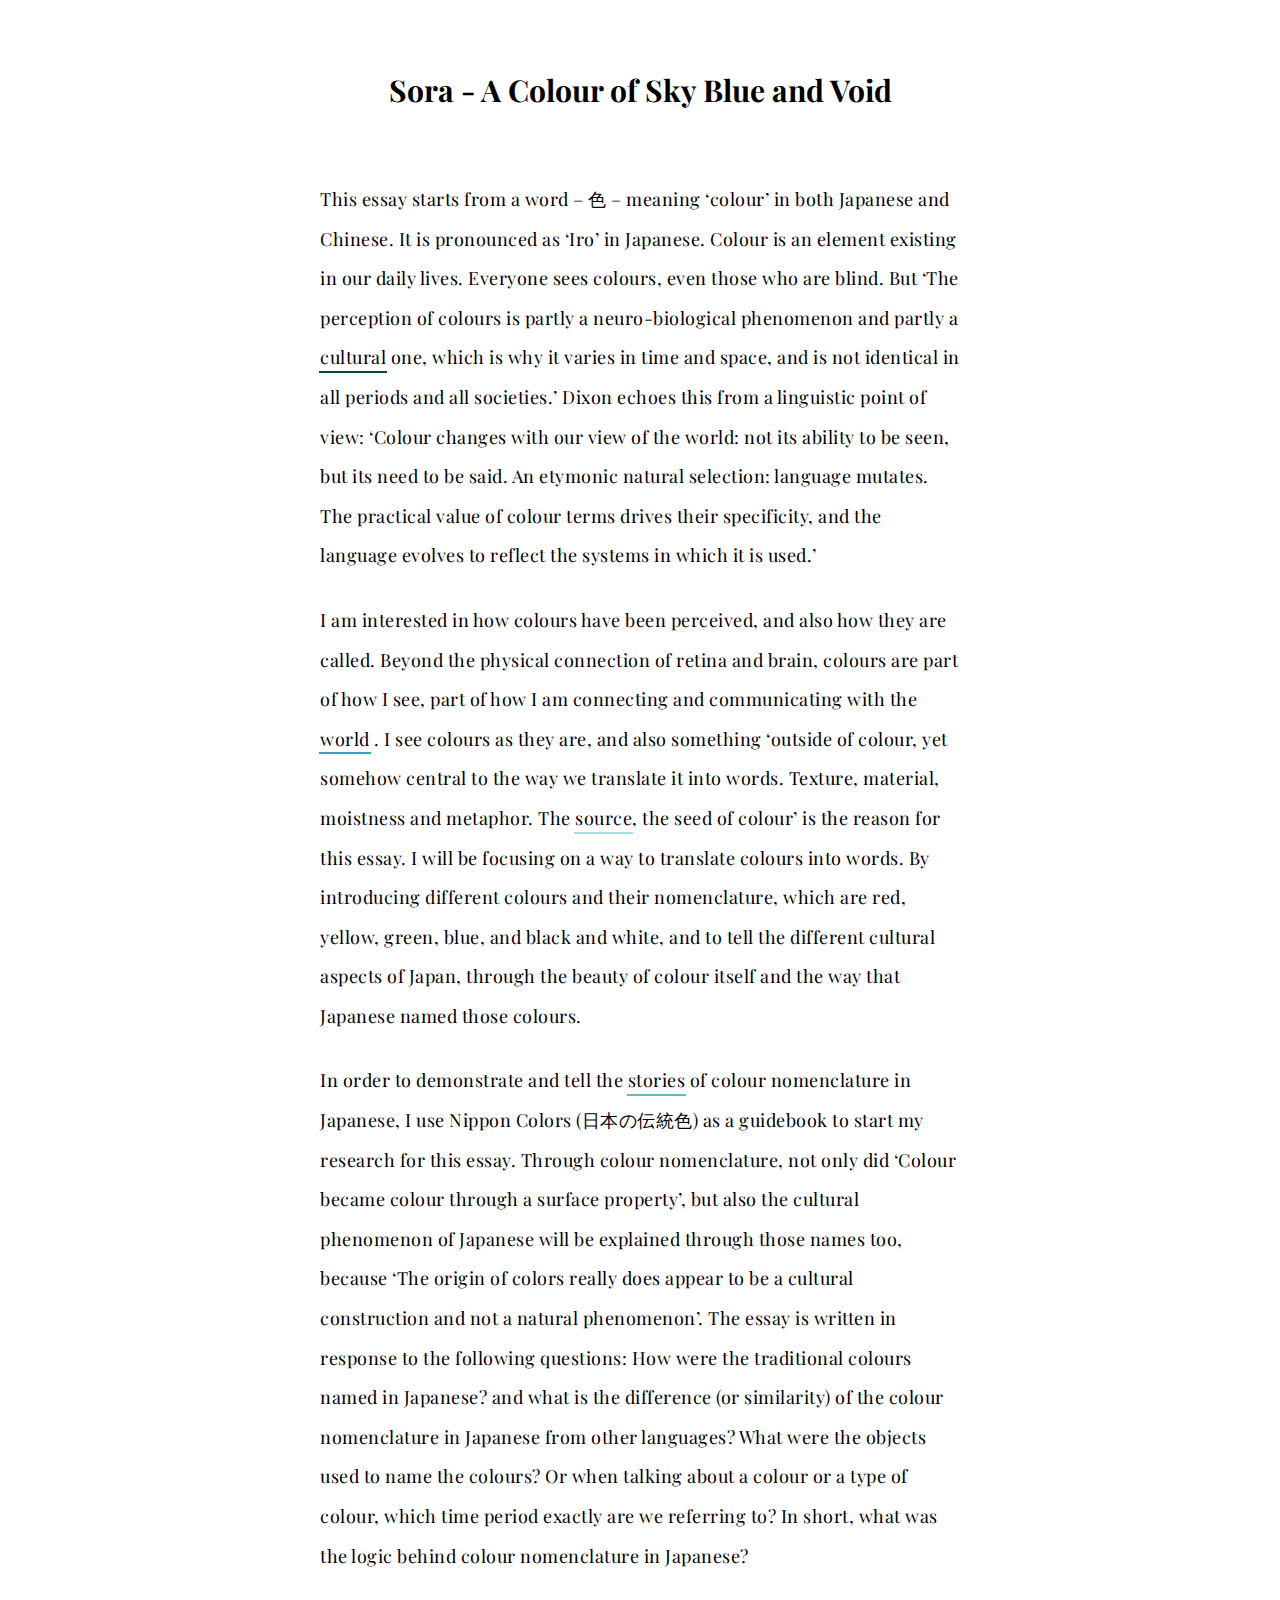
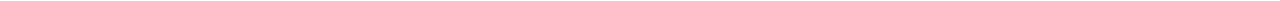
<file: AnimationBackup/index.html>
<!DOCTYPE html>
<html lang="en">
  <head>
    <meta charset="UTF-8" />
    <meta name="viewport" content="width=device-width, initial-scale=1.0" />
    <link
      href="https://fonts.googleapis.com/css2?family=Playfair+Display&display=swap"
      rel="stylesheet"
    />
    <link rel="stylesheet" href="./styles/style.css" />
    <title>Test Effect</title>
  </head>
  <body>
    <section class="outer-wrapper">
      <section class="main-wrapper">
        <div class="title-wrapper">
          <h1>Sora - A Colour of Sky Blue and Void</h1>
        </div>
        <div class="body-wrapper">
          <p>
            This essay starts from a word – 色 – meaning ‘colour’ in both
            Japanese and Chinese. It is pronounced as ‘Iro’ in Japanese. Colour
            is an element existing in our daily lives. Everyone sees colours,
            even those who are blind. But ‘The perception of colours is partly a
            neuro-biological phenomenon and partly a
            <span class="magic-fade"
              ><span class="magic-box color-1">cultural</span></span
            >
            one, which is why it varies in time and space, and is not identical
            in all periods and all societies.’ Dixon echoes this from a
            linguistic point of view: ‘Colour changes with our view of the
            world: not its ability to be seen, but its need to be said. An
            etymonic natural selection: language mutates. The practical value of
            colour terms drives their specificity, and the language evolves to
            reflect the systems in which it is used.’
          </p>
          <p>
            I am interested in how colours have been perceived, and also how
            they are called. Beyond the physical connection of retina and brain,
            colours are part of how I see, part of how I am connecting and
            communicating with the
            <span class="magic-fade"
              ><span class="magic-box color-2">world</span></span
            >
            . I see colours as they are, and also something ‘outside of colour,
            yet somehow central to the way we translate it into words. Texture,
            material, moistness and metaphor. The
            <span class="magic-fade"
              ><span class="magic-box color-3">source</span></span
            >, the seed of colour’ is the reason for this essay. I will be
            focusing on a way to translate colours into words. By introducing
            different colours and their nomenclature, which are red, yellow,
            green, blue, and black and white, and to tell the different cultural
            aspects of Japan, through the beauty of colour itself and the way
            that Japanese named those colours.
          </p>
          <p>
            In order to demonstrate and tell the
            <span class="magic-fade"
              ><span class="magic-box color-4">stories</span></span
            >
            of colour nomenclature in Japanese, I use Nippon Colors
            (日本の伝統色) as a guidebook to start my research for this essay.
            Through colour nomenclature, not only did ‘Colour became colour
            through a surface property’, but also the cultural phenomenon of
            Japanese will be explained through those names too, because ‘The
            origin of colors really does appear to be a cultural construction
            and not a natural phenomenon’. The essay is written in response to
            the following questions: How were the traditional colours named in
            Japanese? and what is the difference (or similarity) of the colour
            nomenclature in Japanese from other languages? What were the objects
            used to name the colours? Or when talking about a colour or a type
            of colour, which time period exactly are we referring to? In short,
            what was the logic behind colour nomenclature in Japanese?
          </p>
        </div>
      </section>
    </section>
    <script src="./action.js"></script>
  </body>
</html>
</file>
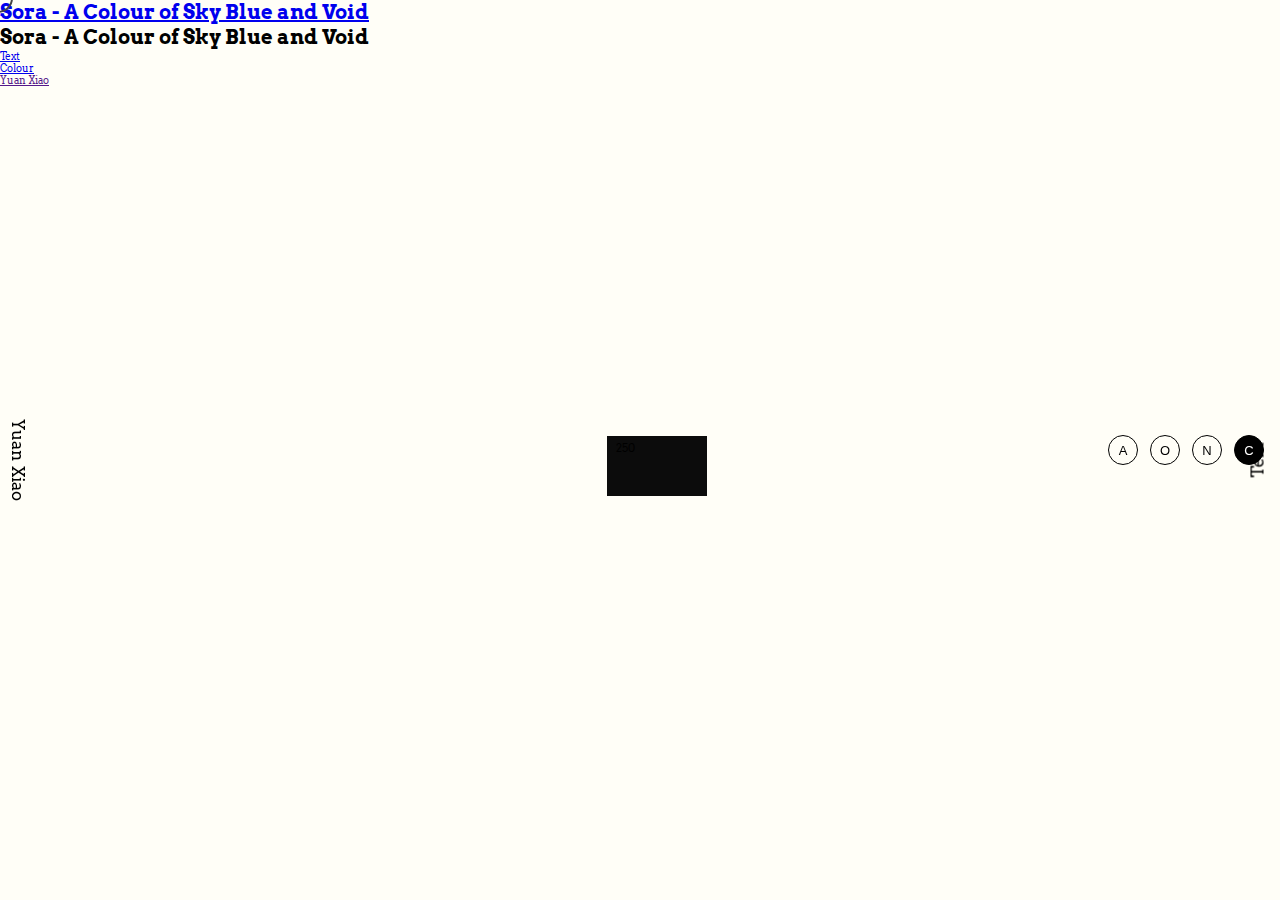
<file: color.html>
<!DOCTYPE html>
<html lang="en">
  <head>
    <meta charset="UTF-8" />
    <meta name="viewport" content="width=device-width, initial-scale=1.0" />
    <meta name="description" content="Yuan Xiao's Essay" />
    <meta name="robots" content="index, follow" />
    <link
      href="https://fonts.googleapis.com/css2?family=Noto+Serif+JP:wght@300&display=swap"
      rel="stylesheet"
    />
    <link
      href="https://fonts.googleapis.com/css2?family=Arvo&display=swap"
      rel="stylesheet"
    />

    <link rel="stylesheet" href="./style/style.css" />
    <title>Sora - A Colour of Sky Blue and Void</title>
  </head>
  <body>
    <main>
      <div class="cursor cursor--small"></div>
      <!-- Main Section with navigation -->
      <section class="color-main-section">
        <header class="color-header">
          <div class="color-title-wrapper">
            <h1 class="color-title">
              <a href="#" class="color-title-link-wrapper"
                >Sora - A Colour of Sky Blue and Void</a
              >
            </h1>
          </div>
          <div class="color-title-wrapper mobile">
            <h1 class="color-title">
              <a class="color-title-link-wrapper"
                >Sora - A Colour of Sky Blue and Void</a
              >
            </h1>
          </div>

          <ul class="mobile-nav">
            <li><a href="./index.html">Text</a></li>
            <li><a href="#">Colour</a></li>
            <li><a href="">Yuan Xiao</a></li>
          </ul>

          <div class="sort-buttons">
            <div class="sort-alphabetic">
              <button class="sort-button" type="button" data-sort-value="name">
                A
              </button>
              <span>Alphabet</span>
            </div>
            <div class="sort-origin">
              <button class="sort-button" type="button" data-filter=".objects">
                O
              </button>
              <span>Origins</span>
            </div>
            <div class="sort-number">
              <button
                class="sort-button"
                type="button"
                data-sort-value="number"
              >
                N
              </button>
              <span>Number</span>
            </div>
            <div class="sort-none">
              <button class="sort-button" type="button">C</button>
              <span>Cloud</span>
            </div>
          </div>
        </header>
        <div class="side-link-wrapper">
          <div class="left-link">
            <div class="left-link-inner-wrapper links-wrapper">
              <a href="">Yuan Xiao</a>
            </div>
          </div>
          <div class="right-link right-text">
            <div class="right-link-inner-wrapper links-wrapper">
              <a href="./index.html">Text</a>
            </div>
          </div>
        </div>
      </section>
      <!-- Color Blocks -->
      <div class="category-wrapper deactive-part">
        <h3 class="category-name">Animal</h3>
      </div>
      <section class="color-section deactive-part">
        <div class="color-grid-wrapper">
          <div class="color-item-wrapper alphabet-index">
            <div class="color-block"></div>
            <span class="alphabet">N</span>
            <span class="color-number">0</span>
            <span class="color-name">n</span>
            <span class="color-chinese"></span>
          </div>
          <div
            class="color-item-wrapper color-item-1 objects"
            data-category="objects"
          >
            <div class="color-block color-block-1"></div>
            <span class="color-number">1</span>
            <span class="color-name color-name-1">nadeshiko</span>
            <span class="color-chinese color-chinese-1">撫子</span>
          </div>
          <div
            class="color-item-wrapper color-item-2 plants"
            data-category="plants"
          >
            <div class="color-block color-block-2"></div>
            <span class="color-number">2</span>
            <span class="color-name color-name-2">kohbai</span>
            <span class="color-chinese color-chinese-2">紅梅</span>
          </div>
          <div
            class="color-item-wrapper color-item-3 objects"
            data-category="objects"
          >
            <div class="color-block color-block-3"></div>
            <span class="color-number">3</span>
            <span class="color-name color-name-3">suooh</span>
            <span class="color-chinese color-chinese-3">蘇芳</span>
          </div>
          <div class="color-item-wrapper alphabet-index">
            <div class="color-block"></div>
            <span class="alphabet">T</span>
            <span class="color-number">0</span>
            <span class="color-name">t</span>
            <span class="color-chinese"></span>
          </div>
          <div
            class="color-item-wrapper color-item-4 objects"
            data-category="objects"
          >
            <div class="color-block color-block-4"></div>
            <span class="color-number">4</span>
            <span class="color-name color-name-4">taikoh</span>
            <span class="color-chinese color-chinese-4">退紅</span>
          </div>
          <div
            class="color-item-wrapper color-item-5 technique"
            data-category="technique"
          >
            <div class="color-block color-block-5"></div>
            <span class="color-number">5</span>
            <span class="color-name color-name-5">ikkonzome</span>
            <span class="color-chinese color-chinese-5">一斤染</span>
          </div>
          <div
            class="color-item-wrapper color-item-6 technique"
            data-category="technique"
          >
            <div class="color-block color-block-6"></div>
            <span class="color-number">6</span>
            <span class="color-name color-name-6">kuwazome</span>
            <span class="color-chinese color-chinese-6">桑染</span>
          </div>
          <div
            class="color-item-wrapper color-item-7 plants"
            data-category="plants"
          >
            <div class="color-block color-block-7"></div>
            <span class="color-number">7</span>
            <span class="color-name color-name-7">momo</span>
            <span class="color-chinese color-chinese-7">桃</span>
          </div>
          <div class="color-item-wrapper alphabet-index">
            <div class="color-block"></div>
            <span class="alphabet">I</span>
            <span class="color-number">0</span>
            <span class="color-name">i</span>
            <span class="color-chinese"></span>
          </div>
          <div
            class="color-item-wrapper color-item-8 plants"
            data-category="plants"
          >
            <div class="color-block color-block-8"></div>
            <span class="color-number">8</span>
            <span class="color-name color-name-8">ichigo</span>
            <span class="color-chinese color-chinese-8">莓</span>
          </div>
          <div
            class="color-item-wrapper color-item-9 objects"
            data-category="objects"
          >
            <div class="color-block color-block-9"></div>
            <span class="color-number">9</span>
            <span class="color-name color-name-9">usubeni</span>
            <span class="color-chinese color-chinese-9">薄紅</span>
          </div>
          <div
            class="color-item-wrapper color-item-10 objects"
            data-category="objects"
          >
            <div class="color-block color-block-10"></div>
            <span class="color-number">10</span>
            <span class="color-name color-name-10">imyoh</span>
            <span class="color-chinese color-chinese-10">今様</span>
          </div>
          <div
            class="color-item-wrapper color-item-11 objects"
            data-category="objects"
          >
            <div class="color-block color-block-11"></div>
            <span class="color-number">11</span>
            <span class="color-name color-name-11">nakabeni</span>
            <span class="color-chinese color-chinese-11">中紅</span>
          </div>
          <div
            class="color-item-wrapper color-item-12 plants"
            data-category="plants"
          >
            <div class="color-block color-block-12"></div>
            <span class="color-number">12</span>
            <span class="color-name color-name-12">sakura</span>
            <span class="color-chinese color-chinese-12">桜</span>
          </div>
          <div class="color-item-wrapper color-item-13 color-none-wrapper">
            <div class="color-block color-block-13"></div>
            <span class="color-number">13</span>
            <span class="color-name color-name-13"></span>
            <span class="color-chinese color-chinese-13"></span>
          </div>
          <div
            class="color-item-wrapper color-item-14 plants"
            data-category="plants"
          >
            <div class="color-block color-block-14"></div>
            <span class="color-number">14</span>
            <span class="color-name color-name-14">karakurenai</span>
            <span class="color-chinese color-chinese-14">韓紅花</span>
          </div>
          <div
            class="color-item-wrapper color-item-15 objects"
            data-category="objects"
          >
            <div class="color-block color-block-15"></div>
            <span class="color-number">15</span>
            <span class="color-name color-name-15">enji</span>
            <span class="color-chinese color-chinese-15">臙脂</span>
          </div>
          <div
            class="color-item-wrapper color-item-16 objects"
            data-category="objects"
          >
            <div class="color-block color-block-16"></div>
            <span class="color-number">16</span>
            <span class="color-name color-name-16">kurenai</span>
            <span class="color-chinese color-chinese-16">紅</span>
          </div>
          <div
            class="color-item-wrapper color-item-17 animal"
            data-category="animal"
          >
            <div class="color-block color-block-17"></div>
            <span class="color-number">17</span>
            <span class="color-name color-name-17">toki</span>
            <span class="color-chinese color-chinese-17">鴇</span>
          </div>
          <div
            class="color-item-wrapper color-item-18 objects"
            data-category="objects"
          >
            <div class="color-block color-block-18"></div>
            <span class="color-number">18</span>
            <span class="color-name color-name-18">cyohsyun</span>
            <span class="color-chinese color-chinese-18">長春</span>
          </div>
          <div
            class="color-item-wrapper color-item-19 objects"
            data-category="objects"
          >
            <div class="color-block color-block-19"></div>
            <span class="color-number">19</span>
            <span class="color-name color-name-19">kokiake</span>
            <span class="color-chinese color-chinese-19">深緋</span>
          </div>
          <div class="color-item-wrapper color-item-20 color-none-wrapper">
            <div class="color-block color-block-20"></div>
            <span class="color-number">20</span>
            <span class="color-name color-name-20"></span>
            <span class="color-chinese color-chinese-20"></span>
          </div>
          <div class="color-item-wrapper alphabet-index">
            <div class="color-block"></div>
            <span class="alphabet">J</span>
            <span class="color-number">0</span>
            <span class="color-name">j</span>
            <span class="color-chinese"></span>
          </div>
          <div
            class="color-item-wrapper color-item-21 objects"
            data-category="objects"
          >
            <div class="color-block color-block-21"></div>
            <span class="color-number">21</span>
            <span class="color-name color-name-21">jinzamomi</span>
            <span class="color-chinese color-chinese-21">甚三紅</span>
          </div>
          <div
            class="color-item-wrapper color-item-22 objects"
            data-category="objects"
          >
            <div class="color-block color-block-22"></div>
            <span class="color-number">22</span>
            <span class="color-name color-name-22">azuki</span>
            <span class="color-chinese color-chinese-22">小豆</span>
          </div>
          <div
            class="color-item-wrapper color-item-23 objects"
            data-category="objects"
          >
            <div class="color-block color-block-23"></div>
            <span class="color-number">23</span>
            <span class="color-name color-name-23">suohkoh</span>
            <span class="color-chinese color-chinese-23">蘇芳香</span>
          </div>
          <div
            class="color-item-wrapper color-item-24 objects"
            data-category="objects"
          >
            <div class="color-block color-block-24"></div>
            <span class="color-number">24</span>
            <span class="color-name color-name-24">akabeni</span>
            <span class="color-chinese color-chinese-24">赤紅</span>
          </div>
          <div
            class="color-item-wrapper color-item-25 objects"
            data-category="objects"
          >
            <div class="color-block color-block-25"></div>
            <span class="color-number">25</span>
            <span class="color-name color-name-25">shinsyu</span>
            <span class="color-chinese color-chinese-25">真朱</span>
          </div>
          <div class="color-item-wrapper color-item-26 color-none-wrapper">
            <div class="color-block color-block-26"></div>
            <span class="color-number">26</span>
            <span class="color-name color-name-26"></span>
            <span class="color-chinese color-chinese-26"></span>
          </div>
          <div
            class="color-item-wrapper color-item-27 plants"
            data-category="plants"
          >
            <div class="color-block color-block-27"></div>
            <span class="color-number">27</span>
            <span class="color-name color-name-27">kuriume</span>
            <span class="color-chinese color-chinese-27">栗梅</span>
          </div>
          <div class="color-item-wrapper color-item-28 color-none-wrapper">
            <div class="color-block color-block-28"></div>
            <span class="color-number">28</span>
            <span class="color-name color-name-28"></span>
            <span class="color-chinese color-chinese-28"></span>
          </div>
          <div class="color-item-wrapper alphabet-index">
            <div class="color-block"></div>
            <span class="alphabet">G</span>
            <span class="color-number">0</span>
            <span class="color-name">g</span>
            <span class="color-chinese"></span>
          </div>
          <div
            class="color-item-wrapper color-item-29 objects"
            data-category="objects"
          >
            <div class="color-block color-block-29"></div>
            <span class="color-number">29</span>
            <span class="color-name color-name-29">ginsyu</span>
            <span class="color-chinese color-chinese-29">銀朱</span>
          </div>
          <div class="color-item-wrapper color-item-30 color-none-wrapper">
            <div class="color-block color-block-30"></div>
            <span class="color-number">30</span>
            <span class="color-name color-name-30"></span>
            <span class="color-chinese color-chinese-30"></span>
          </div>
          <div
            class="color-item-wrapper color-item-31 animal"
            data-category="animal"
          >
            <div class="color-block color-block-31"></div>
            <span class="color-number">31</span>
            <span class="color-name color-name-31">benitobi</span>
            <span class="color-chinese color-chinese-31">紅鳶</span>
          </div>
          <div
            class="color-item-wrapper color-item-32 objects"
            data-category="objects"
          >
            <div class="color-block color-block-32"></div>
            <span class="color-number">32</span>
            <span class="color-name color-name-32">akebono</span>
            <span class="color-chinese color-chinese-32">曙</span>
          </div>
          <div
            class="color-item-wrapper color-item-33 plants"
            data-category="plants"
          >
            <div class="color-block color-block-33"></div>
            <span class="color-number">33</span>
            <span class="color-name color-name-33">benikaba</span>
            <span class="color-chinese color-chinese-33">紅樺</span>
          </div>
          <div class="color-item-wrapper color-item-34 color-none-wrapper">
            <div class="color-block color-block-34"></div>
            <span class="color-number">34</span>
            <span class="color-name color-name-34"></span>
            <span class="color-chinese color-chinese-34"></span>
          </div>
          <div
            class="color-item-wrapper color-item-35 objects"
            data-category="objects"
          >
            <div class="color-block color-block-35"></div>
            <span class="color-number">35</span>
            <span class="color-name color-name-35">sangosyu</span>
            <span class="color-chinese color-chinese-35">珊瑚朱</span>
          </div>
          <div
            class="color-item-wrapper color-item-36 objects"
            data-category="objects"
          >
            <div class="color-block color-block-36"></div>
            <span class="color-number">36</span>
            <span class="color-name color-name-36">benihiwada</span>
            <span class="color-chinese color-chinese-36">紅檜皮</span>
          </div>
          <div
            class="color-item-wrapper color-item-37 objects"
            data-category="objects"
          >
            <div class="color-block color-block-37"></div>
            <span class="color-number">37</span>
            <span class="color-name">syojyohi</span>
            <span class="color-chinese">猩猩緋</span>
          </div>
          <div
            class="color-item-wrapper color-item-38 objects"
            data-category="objects"
          >
            <div class="color-block color-block-38"></div>
            <span class="color-number">38</span>
            <span class="color-name">entan</span>
            <span class="color-chinese">鉛丹</span>
          </div>
          <div class="color-item-wrapper color-item-39 color-none-wrapper">
            <div class="color-block color-block-39"></div>
            <span class="color-number">39</span>
            <span class="color-name"></span>
            <span class="color-chinese"></span>
          </div>
          <div
            class="color-item-wrapper color-item-40 objects"
            data-category="objects"
          >
            <div class="color-block color-block-40"></div>
            <span class="color-number">40</span>
            <span class="color-name">hiwada</span>
            <span class="color-chinese">檜皮</span>
          </div>
          <div
            class="color-item-wrapper color-item-41 technique"
            data-category="technique"
          >
            <div class="color-block color-block-41"></div>
            <span class="color-number">41</span>
            <span class="color-name">kakishibu</span>
            <span class="color-chinese">柿渋</span>
          </div>
          <div
            class="color-item-wrapper color-item-42 objects"
            data-category="objects"
          >
            <div class="color-block color-block-42"></div>
            <span class="color-number">42</span>
            <span class="color-name">ake</span>
            <span class="color-chinese">緋</span>
          </div>
          <div
            class="color-item-wrapper color-item-43 animal"
            data-category="animal"
          >
            <div class="color-block color-block-43"></div>
            <span class="color-number">43</span>
            <span class="color-name">tobi</span>
            <span class="color-chinese">鳶</span>
          </div>
          <div
            class="color-item-wrapper color-item-44 objects"
            data-category="objects"
          >
            <div class="color-block color-block-44"></div>
            <span class="color-number">44</span>
            <span class="color-name">benihi</span>
            <span class="color-chinese">紅緋</span>
          </div>
          <div class="color-item-wrapper color-item-45 color-none-wrapper">
            <div class="color-block color-block-45"></div>
            <span class="color-number">45</span>
            <span class="color-name"></span>
            <span class="color-chinese"></span>
          </div>
          <div
            class="color-item-wrapper color-item-46 technique"
            data-category="technique"
          >
            <div class="color-block color-block-46"></div>
            <span class="color-number">46</span>
            <span class="color-name">bengara</span>
            <span class="color-chinese">弁柄</span>
          </div>
          <div
            class="color-item-wrapper color-item-47 plants"
            data-category="plants"
          >
            <div class="color-block color-block-47"></div>
            <span class="color-number">47</span>
            <span class="color-name">terigaki</span>
            <span class="color-chinese">照柿</span>
          </div>
          <div class="color-item-wrapper alphabet-index">
            <div class="color-block"></div>
            <span class="alphabet">E</span>
            <span class="color-number">0</span>
            <span class="color-name">e</span>
            <span class="color-chinese"></span>
          </div>
          <div
            class="color-item-wrapper color-item-48 objects"
            data-category="objects"
          >
            <div class="color-block color-block-48"></div>
            <span class="color-number">48</span>
            <span class="color-name">edocha</span>
            <span class="color-chinese">江户茶</span>
          </div>
          <div
            class="color-item-wrapper color-item-49 objects"
            data-category="objects"
          >
            <div class="color-block color-block-49"></div>
            <span class="color-number">49</span>
            <span class="color-name">araisyu</span>
            <span class="color-chinese">洗朱</span>
          </div>
          <div class="color-item-wrapper color-item-50 color-none-wrapper">
            <div class="color-block color-block-50"></div>
            <span class="color-number">50</span>
            <span class="color-name"></span>
            <span class="color-chinese"></span>
          </div>
          <div class="color-item-wrapper color-item-51 color-none-wrapper">
            <div class="color-block color-block-51"></div>
            <span class="color-number">51</span>
            <span class="color-name"></span>
            <span class="color-chinese"></span>
          </div>
          <div class="color-item-wrapper color-item-52 color-none-wrapper">
            <div class="color-block color-block-52"></div>
            <span class="color-number">52</span>
            <span class="color-name"></span>
            <span class="color-chinese"></span>
          </div>
          <div
            class="color-item-wrapper color-item-53 objects"
            data-category="objects"
          >
            <div class="color-block color-block-53"></div>
            <span class="color-number">53</span>
            <span class="color-name">ohni</span>
            <span class="color-chinese">黄丹</span>
          </div>
          <div
            class="color-item-wrapper color-item-54 objects"
            data-category="objects"
          >
            <div class="color-block color-block-54"></div>
            <span class="color-number">54</span>
            <span class="color-name">sohi</span>
            <span class="color-chinese">纁</span>
          </div>
          <div
            class="color-item-wrapper color-item-55 objects"
            data-category="objects"
          >
            <div class="color-block color-block-55"></div>
            <span class="color-number">55</span>
            <span class="color-name">ensyucha</span>
            <span class="color-chinese">遠州茶</span>
          </div>
          <div
            class="color-item-wrapper color-item-56 objects"
            data-category="objects"
          >
            <div class="color-block color-block-56"></div>
            <span class="color-number">56</span>
            <span class="color-name">kabacha</span>
            <span class="color-chinese">樺茶</span>
          </div>
          <div class="color-item-wrapper color-item-57 color-none-wrapper">
            <div class="color-block color-block-57"></div>
            <span class="color-number">57</span>
            <span class="color-name"></span>
            <span class="color-chinese"></span>
          </div>
          <div
            class="color-item-wrapper color-item-58 objects"
            data-category="objects"
          >
            <div class="color-block color-block-58"></div>
            <span class="color-number">58</span>
            <span class="color-name">akakoh</span>
            <span class="color-chinese">赤香</span>
          </div>
          <div class="color-item-wrapper color-item-59 color-none-wrapper">
            <div class="color-block color-block-59"></div>
            <span class="color-number">59</span>
            <span class="color-name"></span>
            <span class="color-chinese"></span>
          </div>
          <div
            class="color-item-wrapper color-item-60 objects"
            data-category="objects"
          >
            <div class="color-block color-block-60"></div>
            <span class="color-number">60</span>
            <span class="color-name">shishi</span>
            <span class="color-chinese">宍</span>
          </div>
          <div
            class="color-item-wrapper color-item-61 objects"
            data-category="objects"
          >
            <div class="color-block color-block-61"></div>
            <span class="color-number">61</span>
            <span class="color-name">sodenkaracha</span>
            <span class="color-chinese">宗伝唐茶</span>
          </div>
          <div class="color-item-wrapper alphabet-index">
            <div class="color-block"></div>
            <span class="alphabet">K</span>
            <span class="color-number">0</span>
            <span class="color-name">k</span>
            <span class="color-chinese"></span>
          </div>
          <div
            class="color-item-wrapper color-item-62 plants"
            data-category="plants"
          >
            <div class="color-block color-block-62"></div>
            <span class="color-number">62</span>
            <span class="color-name">kaba</span>
            <span class="color-chinese">樺</span>
          </div>
          <div
            class="color-item-wrapper color-item-63 technique"
            data-category="technique"
          >
            <div class="color-block color-block-63"></div>
            <span class="color-number">63</span>
            <span class="color-name">kokikuchinashi</span>
            <span class="color-chinese">深支子</span>
          </div>
          <div class="color-item-wrapper color-item-64 color-none-wrapper">
            <div class="color-block color-block-64"></div>
            <span class="color-number">64</span>
            <span class="color-name"></span>
            <span class="color-chinese"></span>
          </div>
          <div class="color-item-wrapper color-item-65 color-none-wrapper">
            <div class="color-block color-block-65"></div>
            <span class="color-number">65</span>
            <span class="color-name"></span>
            <span class="color-chinese"></span>
          </div>
          <div
            class="color-item-wrapper color-item-66 plants"
            data-category="plants"
          >
            <div class="color-block color-block-66"></div>
            <span class="color-number">66</span>
            <span class="color-name">araigaki</span>
            <span class="color-chinese">洗柿</span>
          </div>
          <div class="color-item-wrapper color-item-67 color-none-wrapper">
            <div class="color-block color-block-67"></div>
            <span class="color-number">67</span>
            <span class="color-name"></span>
            <span class="color-chinese"></span>
          </div>
          <div
            class="color-item-wrapper color-item-68 plants"
            data-category="plants"
          >
            <div class="color-block color-block-68"></div>
            <span class="color-number">68</span>
            <span class="color-name">akakuchiba </span>
            <span class="color-chinese">赤朽葉</span>
          </div>
          <div class="color-item-wrapper color-item-69 color-none-wrapper">
            <div class="color-block color-block-69"></div>
            <span class="color-number">69</span>
            <span class="color-name"></span>
            <span class="color-chinese"></span>
          </div>
          <div
            class="color-item-wrapper color-item-70 objects"
            data-category="objects"
          >
            <div class="color-block color-block-70"></div>
            <span class="color-number">70</span>
            <span class="color-name">akashirotsurubami</span>
            <span class="color-chinese">赤白橡</span>
          </div>
          <div class="color-item-wrapper color-item-71 color-none-wrapper">
            <div class="color-block color-block-71"></div>
            <span class="color-number">71</span>
            <span class="color-name"></span>
            <span class="color-chinese"></span>
          </div>
          <div
            class="color-item-wrapper color-item-72 plants"
            data-category="plants"
          >
            <div class="color-block color-block-72"></div>
            <span class="color-number">72</span>
            <span class="color-name">kanzo</span>
            <span class="color-chinese">萱草</span>
          </div>
          <div
            class="color-item-wrapper color-item-73 plants"
            data-category="plants"
          >
            <div class="color-block color-block-73"></div>
            <span class="color-number">73</span>
            <span class="color-name">sharegaki</span>
            <span class="color-chinese">洒落柿</span>
          </div>
          <div
            class="color-item-wrapper color-item-74 objects"
            data-category="objects"
          >
            <div class="color-block color-block-74"></div>
            <span class="color-number">74</span>
            <span class="color-name">beniukon</span>
            <span class="color-chinese">紅鬱金</span>
          </div>
          <div
            class="color-item-wrapper color-item-75 technique"
            data-category="technique"
          >
            <div class="color-block color-block-75"></div>
            <span class="color-number">75</span>
            <span class="color-name">umezome</span>
            <span class="color-chinese">梅染</span>
          </div>
          <div
            class="color-item-wrapper color-item-76 objects"
            data-category="objects"
          >
            <div class="color-block color-block-76"></div>
            <span class="color-number">76</span>
            <span class="color-name">biwacha</span>
            <span class="color-chinese">枇杷茶</span>
          </div>
          <div
            class="color-item-wrapper color-item-77 objects"
            data-category="objects"
          >
            <div class="color-block color-block-77"></div>
            <span class="color-number">77</span>
            <span class="color-name">chojicha</span>
            <span class="color-chinese">丁子茶</span>
          </div>
          <div class="color-item-wrapper color-item-78 color-none-wrapper">
            <div class="color-block color-block-78"></div>
            <span class="color-number">78</span>
            <span class="color-name"></span>
            <span class="color-chinese"></span>
          </div>
          <div
            class="color-item-wrapper color-item-79 objects"
            data-category="objects"
          >
            <div class="color-block color-block-79"></div>
            <span class="color-number">79</span>
            <span class="color-name">kohaku</span>
            <span class="color-chinese">琥珀</span>
          </div>
          <div
            class="color-item-wrapper color-item-80 plants"
            data-category="plants"
          >
            <div class="color-block color-block-80"></div>
            <span class="color-number">80</span>
            <span class="color-name">usugaki</span>
            <span class="color-chinese">薄柿</span>
          </div>
          <div
            class="color-item-wrapper color-item-81 objects"
            data-category="objects"
          >
            <div class="color-block color-block-81"></div>
            <span class="color-number">81</span>
            <span class="color-name">kyara</span>
            <span class="color-chinese">伽羅</span>
          </div>
          <div
            class="color-item-wrapper color-item-82 technique"
            data-category="technique"
          >
            <div class="color-block color-block-82"></div>
            <span class="color-number">82</span>
            <span class="color-name">chojizome</span>
            <span class="color-chinese">丁子染</span>
          </div>
          <div class="color-item-wrapper color-item-83 color-none-wrapper">
            <div class="color-block color-block-83"></div>
            <span class="color-number">83</span>
            <span class="color-name"></span>
            <span class="color-chinese"></span>
          </div>
          <div
            class="color-item-wrapper color-item-84 plants"
            data-category="plants"
          >
            <div class="color-block color-block-84"></div>
            <span class="color-number">84</span>
            <span class="color-name">kuchiba</span>
            <span class="color-chinese">朽葉</span>
          </div>
          <div
            class="color-item-wrapper color-item-85 objects"
            data-category="objects"
          >
            <div class="color-block color-block-85"></div>
            <span class="color-number">85</span>
            <span class="color-name">kincha</span>
            <span class="color-chinese">金茶</span>
          </div>
          <div
            class="color-item-wrapper color-item-86 animal"
            data-category="animal"
          >
            <div class="color-block color-block-86"></div>
            <span class="color-number">86</span>
            <span class="color-name">kitsune</span>
            <span class="color-chinese">狐</span>
          </div>
          <div class="color-item-wrapper color-item-87 color-none-wrapper">
            <div class="color-block color-block-87"></div>
            <span class="color-number">87</span>
            <span class="color-name"></span>
            <span class="color-chinese"></span>
          </div>
          <div
            class="color-item-wrapper color-item-88 objects"
            data-category="objects"
          >
            <div class="color-block color-block-88"></div>
            <span class="color-number">88</span>
            <span class="color-name">usukoh</span>
            <span class="color-chinese">薄香</span>
          </div>
          <div
            class="color-item-wrapper color-item-89 objects"
            data-category="objects"
          >
            <div class="color-block color-block-89"></div>
            <span class="color-number">89</span>
            <span class="color-name">tonoko </span>
            <span class="color-chinese">砥粉</span>
          </div>
          <div class="color-item-wrapper color-item-90 color-none-wrapper">
            <div class="color-block color-block-90"></div>
            <span class="color-number">90</span>
            <span class="color-name"></span>
            <span class="color-chinese"></span>
          </div>
          <div class="color-item-wrapper alphabet-index">
            <div class="color-block"></div>
            <span class="alphabet">O</span>
            <span class="color-number">0</span>
            <span class="color-name">o</span>
            <span class="color-chinese"></span>
          </div>
          <div
            class="color-item-wrapper color-item-91 objects"
            data-category="objects"
          >
            <div class="color-block color-block-91"></div>
            <span class="color-number">91</span>
            <span class="color-name">ohdo</span>
            <span class="color-chinese">黄土</span>
          </div>
          <div class="color-item-wrapper color-item-92 color-none-wrapper">
            <div class="color-block color-block-92"></div>
            <span class="color-number">92</span>
            <span class="color-name"></span>
            <span class="color-chinese"></span>
          </div>
          <div class="color-item-wrapper color-item-93 color-none-wrapper">
            <div class="color-block color-block-93"></div>
            <span class="color-number">93</span>
            <span class="color-name"></span>
            <span class="color-chinese"></span>
          </div>
          <div
            class="color-item-wrapper color-item-94 objects"
            data-category="objects"
          >
            <div class="color-block color-block-94"></div>
            <span class="color-number">94</span>
            <span class="color-name">kigaracha</span>
            <span class="color-chinese">黄唐茶</span>
          </div>
          <div class="color-item-wrapper alphabet-index">
            <div class="color-block"></div>
            <span class="alphabet">Y</span>
            <span class="color-number">0</span>
            <span class="color-name">y</span>
            <span class="color-chinese"></span>
          </div>
          <div
            class="color-item-wrapper color-item-95 objects"
            data-category="objects"
          >
            <div class="color-block color-block-95"></div>
            <span class="color-number">95</span>
            <span class="color-name">yamabuki</span>
            <span class="color-chinese">山吹</span>
          </div>
          <div
            class="color-item-wrapper color-item-96 objects"
            data-category="objects"
          >
            <div class="color-block color-block-96"></div>
            <span class="color-number">96</span>
            <span class="color-name">yamabukicha</span>
            <span class="color-chinese">山吹茶</span>
          </div>
          <div class="color-item-wrapper alphabet-index">
            <div class="color-block"></div>
            <span class="alphabet">H</span>
            <span class="color-number">0</span>
            <span class="color-name">h</span>
            <span class="color-chinese"></span>
          </div>
          <div
            class="color-item-wrapper color-item-97 technique"
            data-category="technique"
          >
            <div class="color-block color-block-97"></div>
            <span class="color-number">97</span>
            <span class="color-name">hajizome</span>
            <span class="color-chinese">櫨染</span>
          </div>
          <div
            class="color-item-wrapper color-item-98 objects"
            data-category="objects"
          >
            <div class="color-block color-block-98"></div>
            <span class="color-number">98</span>
            <span class="color-name">kuwacha</span>
            <span class="color-chinese">桑茶</span>
          </div>
          <div
            class="color-item-wrapper color-item-99 plants"
            data-category="plants"
          >
            <div class="color-block color-block-99"></div>
            <span class="color-number">99</span>
            <span class="color-name">tamago</span>
            <span class="color-chinese">玉子</span>
          </div>
          <div
            class="color-item-wrapper color-item-100 objects"
            data-category="objects"
          >
            <div class="color-block color-block-100"></div>
            <span class="color-number">100</span>
            <span class="color-name">shirotsurubami</span>
            <span class="color-chinese">白橡</span>
          </div>
          <div
            class="color-item-wrapper color-item-101 objects"
            data-category="objects"
          >
            <div class="color-block color-block-101"></div>
            <span class="color-number">101</span>
            <span class="color-name">kitsurubami</span>
            <span class="color-chinese">黄橡</span>
          </div>
          <div
            class="color-item-wrapper color-item-102 plants"
            data-category="plants"
          >
            <div class="color-block color-block-102"></div>
            <span class="color-number">102</span>
            <span class="color-name">tomamorokoshi</span>
            <span class="color-chinese">玉蜀黍</span>
          </div>
          <div
            class="color-item-wrapper color-item-103 plants"
            data-category="plants"
          >
            <div class="color-block color-block-103"></div>
            <span class="color-number">103</span>
            <span class="color-name">hanaba</span>
            <span class="color-chinese">花葉</span>
          </div>
          <div class="color-item-wrapper color-item-104 color-none-wrapper">
            <div class="color-block color-block-104"></div>
            <span class="color-number">104</span>
            <span class="color-name"></span>
            <span class="color-chinese"></span>
          </div>
          <div class="color-item-wrapper color-item-105 color-none-wrapper">
            <div class="color-block color-block-105"></div>
            <span class="color-number">105</span>
            <span class="color-name"></span>
            <span class="color-chinese"></span>
          </div>
          <div
            class="color-item-wrapper color-item-106 objects"
            data-category="objects"
          >
            <div class="color-block color-block-106"></div>
            <span class="color-number">106</span>
            <span class="color-name">usuki</span>
            <span class="color-chinese">浅黄</span>
          </div>
          <div
            class="color-item-wrapper color-item-107 plants"
            data-category="plants"
          >
            <div class="color-block color-block-107"></div>
            <span class="color-number">107</span>
            <span class="color-name">kikuchiba</span>
            <span class="color-chinese">黄朽葉</span>
          </div>
          <div
            class="color-item-wrapper color-item-108 plants"
            data-category="plants"
          >
            <div class="color-block color-block-108"></div>
            <span class="color-number">108</span>
            <span class="color-name">kuchinashi</span>
            <span class="color-chinese">梔子</span>
          </div>
          <div
            class="color-item-wrapper color-item-109 objects"
            data-category="objects"
          >
            <div class="color-block color-block-109"></div>
            <span class="color-number">109</span>
            <span class="color-name">tohoh</span>
            <span class="color-chinese">籐黃</span>
          </div>
          <div
            class="color-item-wrapper color-item-110 objects"
            data-category="objects"
          >
            <div class="color-block color-block-110"></div>
            <span class="color-number">110</span>
            <span class="color-name">ukon</span>
            <span class="color-chinese">鬱金</span>
          </div>
          <div
            class="color-item-wrapper color-item-111 plants"
            data-category="plants"
          >
            <div class="color-block color-block-111"></div>
            <span class="color-number">111</span>
            <span class="color-name">karashi</span>
            <span class="color-chinese">芥子</span>
          </div>
          <div class="color-item-wrapper color-item-112 color-none-wrapper">
            <div class="color-block color-block-112"></div>
            <span class="color-number">112</span>
            <span class="color-name"></span>
            <span class="color-chinese"></span>
          </div>
          <div class="color-item-wrapper color-item-113 color-none-wrapper">
            <div class="color-block color-block-113"></div>
            <span class="color-number">113</span>
            <span class="color-name"></span>
            <span class="color-chinese"></span>
          </div>
          <div class="color-item-wrapper color-item-114 color-none-wrapper">
            <div class="color-block color-block-114"></div>
            <span class="color-number">114</span>
            <span class="color-name"></span>
            <span class="color-chinese"></span>
          </div>
          <div class="color-item-wrapper color-item-115 color-none-wrapper">
            <div class="color-block color-block-115"></div>
            <span class="color-number">115</span>
            <span class="color-name"></span>
            <span class="color-chinese"></span>
          </div>
          <div class="color-item-wrapper color-item-116 color-none-wrapper">
            <div class="color-block color-block-116"></div>
            <span class="color-number">116</span>
            <span class="color-name"></span>
            <span class="color-chinese"></span>
          </div>
          <div
            class="color-item-wrapper color-item-117 plants"
            data-category="plants"
          >
            <div class="color-block color-block-117"></div>
            <span class="color-number">117</span>
            <span class="color-name">nataneyu</span>
            <span class="color-chinese">菜種油</span>
          </div>
          <div class="color-item-wrapper color-item-118 color-none-wrapper">
            <div class="color-block color-block-118"></div>
            <span class="color-number">118</span>
            <span class="color-name"></span>
            <span class="color-chinese"></span>
          </div>
          <div class="color-item-wrapper color-item-119 color-none-wrapper">
            <div class="color-block color-block-119"></div>
            <span class="color-number">119</span>
            <span class="color-name"></span>
            <span class="color-chinese"></span>
          </div>
          <div class="color-item-wrapper color-item-120 color-none-wrapper">
            <div class="color-block color-block-120"></div>
            <span class="color-number">120</span>
            <span class="color-name"></span>
            <span class="color-chinese"></span>
          </div>
          <div
            class="color-item-wrapper color-item-121 technique"
            data-category="technique"
          >
            <div class="color-block color-block-121"></div>
            <span class="color-number">121</span>
            <span class="color-name">kariyasu</span>
            <span class="color-chinese">刈安</span>
          </div>
          <div
            class="color-item-wrapper color-item-122 plants"
            data-category="plants"
          >
            <div class="color-block color-block-122"></div>
            <span class="color-number">122</span>
            <span class="color-name">nanohana</span>
            <span class="color-chinese">菜の花</span>
          </div>
          <div
            class="color-item-wrapper color-item-123 plants"
            data-category="plants"
          >
            <div class="color-block color-block-123"></div>
            <span class="color-number">123</span>
            <span class="color-name">kihada</span>
            <span class="color-chinese">黄檗</span>
          </div>
          <div class="color-item-wrapper color-item-124 color-none-wrapper">
            <div class="color-block color-block-124"></div>
            <span class="color-number">124</span>
            <span class="color-name"></span>
            <span class="color-chinese"></span>
          </div>
          <div class="color-item-wrapper color-item-125 color-none-wrapper">
            <div class="color-block color-block-125"></div>
            <span class="color-number">125</span>
            <span class="color-name"></span>
            <span class="color-chinese"></span>
          </div>
          <div
            class="color-item-wrapper color-item-126 plants"
            data-category="plants"
          >
            <div class="color-block color-block-126"></div>
            <span class="color-number">126</span>
            <span class="color-name">ominaeshi</span>
            <span class="color-chinese">女郎花</span>
          </div>
          <div
            class="color-item-wrapper color-item-127 objects"
            data-category="objects"
          >
            <div class="color-block color-block-127"></div>
            <span class="color-number">127</span>
            <span class="color-name">hiwacha</span>
            <span class="color-chinese">鶸茶</span>
          </div>
          <div
            class="color-item-wrapper color-item-128 animal"
            data-category="animal"
          >
            <div class="color-block color-block-128"></div>
            <span class="color-number">128</span>
            <span class="color-name">hiwa</span>
            <span class="color-chinese">鶸</span>
          </div>
          <div class="color-item-wrapper alphabet-index">
            <div class="color-block"></div>
            <span class="alphabet">U</span>
            <span class="color-number">0</span>
            <span class="color-name">u</span>
            <span class="color-chinese"></span>
          </div>
          <div
            class="color-item-wrapper color-item-129 animal"
            data-category="animal"
          >
            <div class="color-block color-block-129"></div>
            <span class="color-number">129</span>
            <span class="color-name">uguisu </span>
            <span class="color-chinese">鶯</span>
          </div>
          <div
            class="color-item-wrapper color-item-130 objects"
            data-category="objects"
          >
            <div class="color-block color-block-130"></div>
            <span class="color-number">130</span>
            <span class="color-name">yanagicha </span>
            <span class="color-chinese">柳茶</span>
          </div>
          <div
            class="color-item-wrapper color-item-131 plants"
            data-category="plants"
          >
            <div class="color-block color-block-131"></div>
            <span class="color-number">131</span>
            <span class="color-name">koke</span>
            <span class="color-chinese">苔</span>
          </div>
          <div
            class="color-item-wrapper color-item-132 technique"
            data-category="technique"
          >
            <div class="color-block color-block-132"></div>
            <span class="color-number">132</span>
            <span class="color-name">kikujin</span>
            <span class="color-chinese">麹塵</span>
          </div>
          <div class="color-item-wrapper alphabet-index">
            <div class="color-block"></div>
            <span class="alphabet">R</span>
            <span class="color-number">0</span>
            <span class="color-name">r</span>
            <span class="color-chinese"></span>
          </div>
          <div
            class="color-item-wrapper color-item-133 objects"
            data-category="objects"
          >
            <div class="color-block color-block-133"></div>
            <span class="color-number">133</span>
            <span class="color-name">rikancha</span>
            <span class="color-chinese">璃寛茶</span>
          </div>
          <div
            class="color-item-wrapper color-item-134 objects"
            data-category="objects"
          >
            <div class="color-block color-block-134"></div>
            <span class="color-number">134</span>
            <span class="color-name">aikobicha</span>
            <span class="color-chinese">藍媚茶</span>
          </div>
          <div
            class="color-item-wrapper color-item-135 objects"
            data-category="objects"
          >
            <div class="color-block color-block-135"></div>
            <span class="color-number">135</span>
            <span class="color-name">miru</span>
            <span class="color-chinese">海松</span>
          </div>
          <div
            class="color-item-wrapper color-item-136 objects"
            data-category="objects"
          >
            <div class="color-block color-block-136"></div>
            <span class="color-number">136</span>
            <span class="color-name">sensaicha</span>
            <span class="color-chinese">千歳茶</span>
          </div>
          <div class="color-item-wrapper alphabet-index">
            <div class="color-block"></div>
            <span class="alphabet">B</span>
            <span class="color-number">0</span>
            <span class="color-name">b</span>
            <span class="color-chinese"></span>
          </div>
          <div
            class="color-item-wrapper color-item-137 objects"
            data-category="objects"
          >
            <div class="color-block color-block-137"></div>
            <span class="color-number">137</span>
            <span class="color-name">baikocha</span>
            <span class="color-chinese">梅幸茶</span>
          </div>
          <div
            class="color-item-wrapper color-item-138 objects"
            data-category="objects"
          >
            <div class="color-block color-block-138"></div>
            <span class="color-number">138</span>
            <span class="color-name">hiwamoegi</span>
            <span class="color-chinese">鶸萌黄</span>
          </div>
          <div
            class="color-item-wrapper color-item-139 technique"
            data-category="technique"
          >
            <div class="color-block color-block-139"></div>
            <span class="color-number">139</span>
            <span class="color-name">yanagizome</span>
            <span class="color-chinese">柳染</span>
          </div>
          <div
            class="color-item-wrapper color-item-140 objects"
            data-category="objects"
          >
            <div class="color-block color-block-140"></div>
            <span class="color-number">140</span>
            <span class="color-name">urayanagi</span>
            <span class="color-chinese">裏柳</span>
          </div>
          <div class="color-item-wrapper color-item-141 color-none-wrapper">
            <div class="color-block color-block-141"></div>
            <span class="color-number">141</span>
            <span class="color-name"></span>
            <span class="color-chinese"></span>
          </div>
          <div
            class="color-item-wrapper color-item-142 objects"
            data-category="objects"
          >
            <div class="color-block color-block-142"></div>
            <span class="color-number">142</span>
            <span class="color-name">moegi</span>
            <span class="color-chinese">萌黄</span>
          </div>
          <div
            class="color-item-wrapper color-item-143 plants"
            data-category="plants"
          >
            <div class="color-block color-block-143"></div>
            <span class="color-number">143</span>
            <span class="color-name">nae</span>
            <span class="color-chinese">苗</span>
          </div>
          <div
            class="color-item-wrapper color-item-144 objects"
            data-category="objects"
          >
            <div class="color-block color-block-144"></div>
            <span class="color-number">144</span>
            <span class="color-name">yanagisusutake</span>
            <span class="color-chinese">柳煤竹</span>
          </div>
          <div
            class="color-item-wrapper color-item-145 plants"
            data-category="plants"
          >
            <div class="color-block color-block-145"></div>
            <span class="color-number">145</span>
            <span class="color-name">matsuba</span>
            <span class="color-chinese">松葉</span>
          </div>
          <div
            class="color-item-wrapper color-item-146 objects"
            data-category="objects"
          >
            <div class="color-block color-block-146"></div>
            <span class="color-number">146</span>
            <span class="color-name">aoni</span>
            <span class="color-chinese">青丹</span>
          </div>
          <div
            class="color-item-wrapper color-item-147 objects"
            data-category="objects"
          >
            <div class="color-block color-block-147"></div>
            <span class="color-number">147</span>
            <span class="color-name">usuao</span>
            <span class="color-chinese">薄青</span>
          </div>
          <div class="color-item-wrapper color-item-148 color-none-wrapper">
            <div class="color-block color-block-148"></div>
            <span class="color-number">148</span>
            <span class="color-name"></span>
            <span class="color-chinese"></span>
          </div>
          <div
            class="color-item-wrapper color-item-149 objects"
            data-category="objects"
          >
            <div class="color-block color-block-149"></div>
            <span class="color-number">149</span>
            <span class="color-name">tokiwa</span>
            <span class="color-chinese">常盤</span>
          </div>
          <div class="color-item-wrapper alphabet-index">
            <div class="color-block"></div>
            <span class="alphabet">W</span>
            <span class="color-number">0</span>
            <span class="color-name">w</span>
            <span class="color-chinese"></span>
          </div>
          <div
            class="color-item-wrapper color-item-150 plants"
            data-category="plants"
          >
            <div class="color-block color-block-150"></div>
            <span class="color-number">150</span>
            <span class="color-name">wakatake</span>
            <span class="color-chinese">若竹</span>
          </div>
          <div
            class="color-item-wrapper color-item-151 objects"
            data-category="objects"
          >
            <div class="color-block color-block-151"></div>
            <span class="color-number">151</span>
            <span class="color-name">chitosemidori</span>
            <span class="color-chinese">千歳緑</span>
          </div>
          <div
            class="color-item-wrapper color-item-152 objects"
            data-category="objects"
          >
            <div class="color-block color-block-152"></div>
            <span class="color-number">152</span>
            <span class="color-name">midori</span>
            <span class="color-chinese">緑</span>
          </div>
          <div
            class="color-item-wrapper color-item-153 objects"
            data-category="objects"
          >
            <div class="color-block color-block-153"></div>
            <span class="color-number">153</span>
            <span class="color-name">byakuroku</span>
            <span class="color-chinese">白緑</span>
          </div>
          <div
            class="color-item-wrapper color-item-154 plants"
            data-category="plants"
          >
            <div class="color-block color-block-154"></div>
            <span class="color-number">154</span>
            <span class="color-name">oitake</span>
            <span class="color-chinese">老竹</span>
          </div>
          <div
            class="color-item-wrapper color-item-155 objects"
            data-category="objects"
          >
            <div class="color-block color-block-155"></div>
            <span class="color-number">155</span>
            <span class="color-name">tokusa</span>
            <span class="color-chinese">木賊</span>
          </div>
          <div
            class="color-item-wrapper color-item-156 objects"
            data-category="objects"
          >
            <div class="color-block color-block-156"></div>
            <span class="color-number">156</span>
            <span class="color-name">onandocha</span>
            <span class="color-chinese">御納戸茶</span>
          </div>
          <div
            class="color-item-wrapper color-item-157 objects"
            data-category="objects"
          >
            <div class="color-block color-block-157"></div>
            <span class="color-number">157</span>
            <span class="color-name">rokusyoh</span>
            <span class="color-chinese">緑青</span>
          </div>
          <div
            class="color-item-wrapper color-item-158 mineral"
            data-category="mineral"
          >
            <div class="color-block color-block-158"></div>
            <span class="color-number">158</span>
            <span class="color-name">sabiseiji</span>
            <span class="color-chinese">錆青磁</span>
          </div>
          <div
            class="color-item-wrapper color-item-159 plants"
            data-category="plants"
          >
            <div class="color-block color-block-159"></div>
            <span class="color-number">159</span>
            <span class="color-name">aotake</span>
            <span class="color-chinese">青竹</span>
          </div>
          <div class="color-item-wrapper color-item-160 color-none-wrapper">
            <div class="color-block color-block-160"></div>
            <span class="color-number">160</span>
            <span class="color-name"></span>
            <span class="color-chinese"></span>
          </div>
          <div
            class="color-item-wrapper color-item-161 animal"
            data-category="animal"
          >
            <div class="color-block color-block-161"></div>
            <span class="color-number">161</span>
            <span class="color-name">mushiao</span>
            <span class="color-chinese">虫襖</span>
          </div>
          <div
            class="color-item-wrapper color-item-162 objects"
            data-category="objects"
          >
            <div class="color-block color-block-162"></div>
            <span class="color-number">162</span>
            <span class="color-name">aimirucha</span>
            <span class="color-chinese">藍海松茶</span>
          </div>
          <div
            class="color-item-wrapper color-item-163 objects"
            data-category="objects"
          >
            <div class="color-block color-block-163"></div>
            <span class="color-number">163</span>
            <span class="color-name">tonocha</span>
            <span class="color-chinese">沉香茶</span>
          </div>
          <div
            class="color-item-wrapper color-item-164 objects"
            data-category="objects"
          >
            <div class="color-block color-block-164"></div>
            <span class="color-number">164</span>
            <span class="color-name">aomidori</span>
            <span class="color-chinese">青緑</span>
          </div>
          <div
            class="color-item-wrapper color-item-165 mineral"
            data-category="mineral"
          >
            <div class="color-block color-block-165"></div>
            <span class="color-number">165</span>
            <span class="color-name">seiji</span>
            <span class="color-chinese">青磁</span>
          </div>
          <div
            class="color-item-wrapper color-item-166 mineral"
            data-category="mineral"
          >
            <div class="color-block color-block-166"></div>
            <span class="color-number">166</span>
            <span class="color-name">tetsu</span>
            <span class="color-chinese">鉄</span>
          </div>
          <div
            class="color-item-wrapper color-item-167 objects"
            data-category="objects"
          >
            <div class="color-block color-block-167"></div>
            <span class="color-number">167</span>
            <span class="color-name">mizuasagi</span>
            <span class="color-chinese">水浅葱</span>
          </div>
          <div
            class="color-item-wrapper color-item-168 objects"
            data-category="objects"
          >
            <div class="color-block color-block-168"></div>
            <span class="color-number">168</span>
            <span class="color-name">seiheki</span>
            <span class="color-chinese">青碧</span>
          </div>
          <div
            class="color-item-wrapper color-item-169 objects"
            data-category="objects"
          >
            <div class="color-block color-block-169"></div>
            <span class="color-number">169</span>
            <span class="color-name">sabitetsuonando</span>
            <span class="color-chinese">錆鉄御納戸</span>
          </div>
          <div
            class="color-item-wrapper color-item-170 objects"
            data-category="objects"
          >
            <div class="color-block color-block-170"></div>
            <span class="color-number">170</span>
            <span class="color-name">korainando</span>
            <span class="color-chinese">高麗納戸</span>
          </div>
          <div
            class="color-item-wrapper color-item-171 objects"
            data-category="objects"
          >
            <div class="color-block color-block-171"></div>
            <span class="color-number">171</span>
            <span class="color-name">byakugun</span>
            <span class="color-chinese">白群</span>
          </div>
          <div
            class="color-item-wrapper color-item-172 objects"
            data-category="objects"
          >
            <div class="color-block color-block-172"></div>
            <span class="color-number">172</span>
            <span class="color-name">omeshicha</span>
            <span class="color-chinese">御召茶</span>
          </div>
          <div
            class="color-item-wrapper color-item-173 objects"
            data-category="objects"
          >
            <div class="color-block color-block-173"></div>
            <span class="color-number">173</span>
            <span class="color-name">kamenozoki</span>
            <span class="color-chinese">瓶覗</span>
          </div>
          <div class="color-item-wrapper alphabet-index">
            <div class="color-block"></div>
            <span class="alphabet">F</span>
            <span class="color-number">0</span>
            <span class="color-name">f</span>
            <span class="color-chinese"></span>
          </div>
          <div
            class="color-item-wrapper color-item-174 animal"
            data-category="animal"
          >
            <div class="color-block color-block-174"></div>
            <span class="color-number">174</span>
            <span class="color-name">fukagawanezumi</span>
            <span class="color-chinese">深川鼠</span>
          </div>
          <div class="color-item-wrapper alphabet-index">
            <div class="color-block"></div>
            <span class="alphabet">S</span>
            <span class="color-number">0</span>
            <span class="color-name">s</span>
            <span class="color-chinese"></span>
          </div>
          <div
            class="color-item-wrapper color-item-175 objects"
            data-category="objects"
          >
            <div class="color-block color-block-175"></div>
            <span class="color-number">175</span>
            <span class="color-name">sabiasagi</span>
            <span class="color-chinese">錆浅葱</span>
          </div>
          <div
            class="color-item-wrapper color-item-176 objects"
            data-category="objects"
          >
            <div class="color-block color-block-176"></div>
            <span class="color-number">176</span>
            <span class="color-name">mizu</span>
            <span class="color-chinese">水</span>
          </div>
          <div
            class="color-item-wrapper color-item-177 objects"
            data-category="objects"
          >
            <div class="color-block color-block-177"></div>
            <span class="color-number">177</span>
            <span class="color-name">asagi</span>
            <span class="color-chinese">浅葱</span>
          </div>
          <div
            class="color-item-wrapper color-item-178 objects"
            data-category="objects"
          >
            <div class="color-block color-block-178"></div>
            <span class="color-number">178</span>
            <span class="color-name">onando</span>
            <span class="color-chinese">御納戸</span>
          </div>
          <div class="color-item-wrapper alphabet-index">
            <div class="color-block"></div>
            <span class="alphabet">A</span>
            <span class="color-number">0</span>
            <span class="color-name">a</span>
            <span class="color-chinese"></span>
          </div>
          <div
            class="color-item-wrapper color-item-179 technique"
            data-category="technique"
          >
            <div class="color-block color-block-179"></div>
            <span class="color-number">179</span>
            <span class="color-name">ai</span>
            <span class="color-chinese">藍</span>
          </div>
          <div
            class="color-item-wrapper color-item-180 objects"
            data-category="objects"
          >
            <div class="color-block color-block-180"></div>
            <span class="color-number">180</span>
            <span class="color-name">shinbashi</span>
            <span class="color-chinese">新橋</span>
          </div>
          <div
            class="color-item-wrapper color-item-181 objects"
            data-category="objects"
          >
            <div class="color-block color-block-181"></div>
            <span class="color-number">181</span>
            <span class="color-name">sabionando</span>
            <span class="color-chinese">錆御納戸</span>
          </div>
          <div
            class="color-item-wrapper color-item-182 objects"
            data-category="objects"
          >
            <div class="color-block color-block-182"></div>
            <span class="color-number">182</span>
            <span class="color-name">tetsuonando</span>
            <span class="color-chinese">鉄御納戸</span>
          </div>
          <div
            class="color-item-wrapper color-item-183 objects"
            data-category="objects"
          >
            <div class="color-block color-block-183"></div>
            <span class="color-number">183</span>
            <span class="color-name">hanaasagi</span>
            <span class="color-chinese">花浅葱</span>
          </div>
          <div class="color-item-wrapper color-item-184 color-none-wrapper">
            <div class="color-block color-block-184"></div>
            <span class="color-number">184</span>
            <span class="color-name"></span>
            <span class="color-chinese"></span>
          </div>
          <div class="color-item-wrapper alphabet-index">
            <div class="color-block"></div>
            <span class="alphabet">M</span>
            <span class="color-number">0</span>
            <span class="color-name">m</span>
            <span class="color-chinese"></span>
          </div>
          <div
            class="color-item-wrapper color-item-185 plants"
            data-category="plants"
          >
            <div class="color-block color-block-185"></div>
            <span class="color-number">185</span>
            <span class="color-name">masuhana</span>
            <span class="color-chinese">舛花</span>
          </div>
          <div
            class="color-item-wrapper color-item-186 objects"
            data-category="objects"
          >
            <div class="color-block color-block-186"></div>
            <span class="color-number">186</span>
            <span class="color-name">sora</span>
            <span class="color-chinese">空</span>
          </div>
          <div
            class="color-item-wrapper color-item-187 plants"
            data-category="plants"
          >
            <div class="color-block color-block-187"></div>
            <span class="color-number">187</span>
            <span class="color-name">noshimehana</span>
            <span class="color-chinese">熨斗目花</span>
          </div>
          <div class="color-item-wrapper alphabet-index">
            <div class="color-block"></div>
            <span class="alphabet">C</span>
            <span class="color-number">0</span>
            <span class="color-name">c</span>
            <span class="color-chinese"></span>
          </div>
          <div
            class="color-item-wrapper color-item-188 plants"
            data-category="plants"
          >
            <div class="color-block color-block-188"></div>
            <span class="color-number">188</span>
            <span class="color-name">chigusa</span>
            <span class="color-chinese">千草</span>
          </div>
          <div
            class="color-item-wrapper color-item-189 objects"
            data-category="objects"
          >
            <div class="color-block color-block-189"></div>
            <span class="color-number">189</span>
            <span class="color-name">omeshionando</span>
            <span class="color-chinese">御召御納戸</span>
          </div>
          <div
            class="color-item-wrapper color-item-190 technique"
            data-category="technique"
          >
            <div class="color-block color-block-190"></div>
            <span class="color-number">190</span>
            <span class="color-name">hanada</span>
            <span class="color-chinese">縹</span>
          </div>
          <div
            class="color-item-wrapper color-item-191 plants"
            data-category="plants"
          >
            <div class="color-block color-block-191"></div>
            <span class="color-number">191</span>
            <span class="color-name">wasurenagusa</span>
            <span class="color-chinese">勿忘草</span>
          </div>
          <div
            class="color-item-wrapper color-item-192 objects"
            data-category="objects"
          >
            <div class="color-block color-block-192"></div>
            <span class="color-number">192</span>
            <span class="color-name">gunjyo</span>
            <span class="color-chinese">群青</span>
          </div>
          <div
            class="color-item-wrapper color-item-193 plants"
            data-category="plants"
          >
            <div class="color-block color-block-193"></div>
            <span class="color-number">193</span>
            <span class="color-name">tsuyukusa</span>
            <span class="color-chinese">露草</span>
          </div>
          <div class="color-item-wrapper color-item-194 color-none-wrapper">
            <div class="color-block color-block-194"></div>
            <span class="color-number">194</span>
            <span class="color-name"></span>
            <span class="color-chinese"></span>
          </div>
          <div
            class="color-item-wrapper color-item-195 objects"
            data-category="objects"
          >
            <div class="color-block color-block-195"></div>
            <span class="color-number">195</span>
            <span class="color-name">kon</span>
            <span class="color-chinese">紺</span>
          </div>
          <div
            class="color-item-wrapper color-item-196 technique"
            data-category="technique"
          >
            <div class="color-block color-block-196"></div>
            <span class="color-number">196</span>
            <span class="color-name">kachi</span>
            <span class="color-chinese">褐</span>
          </div>
          <div
            class="color-item-wrapper color-item-197 mineral"
            data-category="mineral"
          >
            <div class="color-block color-block-197"></div>
            <span class="color-number">197</span>
            <span class="color-name">ruri</span>
            <span class="color-chinese">瑠璃</span>
          </div>
          <div
            class="color-item-wrapper color-item-198 objects"
            data-category="objects"
          >
            <div class="color-block color-block-198"></div>
            <span class="color-number">198</span>
            <span class="color-name">rurikon</span>
            <span class="color-chinese">瑠璃紺</span>
          </div>
          <div class="color-item-wrapper color-item-199 color-none-wrapper">
            <div class="color-block color-block-199"></div>
            <span class="color-number">199</span>
            <span class="color-name"></span>
            <span class="color-chinese"></span>
          </div>
          <div class="color-item-wrapper color-item-200 color-none-wrapper">
            <div class="color-block color-block-200"></div>
            <span class="color-number">200</span>
            <span class="color-name"></span>
            <span class="color-chinese"></span>
          </div>
          <div class="color-item-wrapper color-item-201 color-none-wrapper">
            <div class="color-block color-block-201"></div>
            <span class="color-number">201</span>
            <span class="color-name"></span>
            <span class="color-chinese"></span>
          </div>
          <div
            class="color-item-wrapper color-item-202 objects"
            data-category="objects"
          >
            <div class="color-block color-block-202"></div>
            <span class="color-number">202</span>
            <span class="color-name">konjyo</span>
            <span class="color-chinese">紺青</span>
          </div>
          <div class="color-item-wrapper color-item-203 color-none-wrapper">
            <div class="color-block color-block-203"></div>
            <span class="color-number">203</span>
            <span class="color-name"></span>
            <span class="color-chinese"></span>
          </div>
          <div class="color-item-wrapper color-item-204 color-none-wrapper">
            <div class="color-block color-block-204"></div>
            <span class="color-number">204</span>
            <span class="color-name"></span>
            <span class="color-chinese"></span>
          </div>
          <div class="color-item-wrapper color-item-205 color-none-wrapper">
            <div class="color-block color-block-205"></div>
            <span class="color-number">205</span>
            <span class="color-name"></span>
            <span class="color-chinese"></span>
          </div>
          <div class="color-item-wrapper color-item-206 color-none-wrapper">
            <div class="color-block color-block-206"></div>
            <span class="color-number">206</span>
            <span class="color-name"></span>
            <span class="color-chinese"></span>
          </div>
          <div class="color-item-wrapper color-item-207 color-none-wrapper">
            <div class="color-block color-block-207"></div>
            <span class="color-number">207</span>
            <span class="color-name"></span>
            <span class="color-chinese"></span>
          </div>
          <div class="color-item-wrapper color-item-208 color-none-wrapper">
            <div class="color-block color-block-208"></div>
            <span class="color-number">208</span>
            <span class="color-name"></span>
            <span class="color-chinese"></span>
          </div>
          <div class="color-item-wrapper color-item-209 color-none-wrapper">
            <div class="color-block color-block-209"></div>
            <span class="color-number">209</span>
            <span class="color-name"></span>
            <span class="color-chinese"></span>
          </div>
          <div class="color-item-wrapper color-item-210 color-none-wrapper">
            <div class="color-block color-block-210"></div>
            <span class="color-number">210</span>
            <span class="color-name"></span>
            <span class="color-chinese"></span>
          </div>
          <div class="color-item-wrapper color-item-211 color-none-wrapper">
            <div class="color-block color-block-211"></div>
            <span class="color-number">211</span>
            <span class="color-name"></span>
            <span class="color-chinese"></span>
          </div>
          <div class="color-item-wrapper color-item-212 color-none-wrapper">
            <div class="color-block color-block-212"></div>
            <span class="color-number">212</span>
            <span class="color-name"></span>
            <span class="color-chinese"></span>
          </div>
          <div class="color-item-wrapper color-item-213 color-none-wrapper">
            <div class="color-block color-block-213"></div>
            <span class="color-number">213</span>
            <span class="color-name"></span>
            <span class="color-chinese"></span>
          </div>
          <div class="color-item-wrapper color-item-214 color-none-wrapper">
            <div class="color-block color-block-214"></div>
            <span class="color-number">214</span>
            <span class="color-name"></span>
            <span class="color-chinese"></span>
          </div>
          <div class="color-item-wrapper color-item-215 color-none-wrapper">
            <div class="color-block color-block-215"></div>
            <span class="color-number">215</span>
            <span class="color-name"></span>
            <span class="color-chinese"></span>
          </div>
          <div class="color-item-wrapper color-item-216 color-none-wrapper">
            <div class="color-block color-block-216"></div>
            <span class="color-number">216</span>
            <span class="color-name"></span>
            <span class="color-chinese"></span>
          </div>
          <div class="color-item-wrapper color-item-217 color-none-wrapper">
            <div class="color-block color-block-217"></div>
            <span class="color-number">217</span>
            <span class="color-name"></span>
            <span class="color-chinese"></span>
          </div>
          <div class="color-item-wrapper color-item-218 color-none-wrapper">
            <div class="color-block color-block-218"></div>
            <span class="color-number">218</span>
            <span class="color-name"></span>
            <span class="color-chinese"></span>
          </div>
          <div class="color-item-wrapper color-item-219 color-none-wrapper">
            <div class="color-block color-block-219"></div>
            <span class="color-number">219</span>
            <span class="color-name"></span>
            <span class="color-chinese"></span>
          </div>
          <div class="color-item-wrapper color-item-220 color-none-wrapper">
            <div class="color-block color-block-220"></div>
            <span class="color-number">220</span>
            <span class="color-name"></span>
            <span class="color-chinese"></span>
          </div>
          <div class="color-item-wrapper color-item-221 color-none-wrapper">
            <div class="color-block color-block-221"></div>
            <span class="color-number">221</span>
            <span class="color-name"></span>
            <span class="color-chinese"></span>
          </div>
          <div class="color-item-wrapper color-item-222 color-none-wrapper">
            <div class="color-block color-block-222"></div>
            <span class="color-number">222</span>
            <span class="color-name"></span>
            <span class="color-chinese"></span>
          </div>
          <div class="color-item-wrapper color-item-223 color-none-wrapper">
            <div class="color-block color-block-223"></div>
            <span class="color-number">223</span>
            <span class="color-name"></span>
            <span class="color-chinese"></span>
          </div>
          <div class="color-item-wrapper color-item-224 color-none-wrapper">
            <div class="color-block color-block-224"></div>
            <span class="color-number">224</span>
            <span class="color-name"></span>
            <span class="color-chinese"></span>
          </div>
          <div class="color-item-wrapper color-item-225 color-none-wrapper">
            <div class="color-block color-block-225"></div>
            <span class="color-number">225</span>
            <span class="color-name"></span>
            <span class="color-chinese"></span>
          </div>
          <div class="color-item-wrapper color-item-226 color-none-wrapper">
            <div class="color-block color-block-226"></div>
            <span class="color-number">226</span>
            <span class="color-name"></span>
            <span class="color-chinese"></span>
          </div>
          <div class="color-item-wrapper color-item-227 color-none-wrapper">
            <div class="color-block color-block-227"></div>
            <span class="color-number">227</span>
            <span class="color-name"></span>
            <span class="color-chinese"></span>
          </div>
          <div class="color-item-wrapper color-item-228 color-none-wrapper">
            <div class="color-block color-block-228"></div>
            <span class="color-number">228</span>
            <span class="color-name"></span>
            <span class="color-chinese"></span>
          </div>
          <div class="color-item-wrapper color-item-229 color-none-wrapper">
            <div class="color-block color-block-229"></div>
            <span class="color-number">229</span>
            <span class="color-name"></span>
            <span class="color-chinese"></span>
          </div>
          <div class="color-item-wrapper color-item-230 color-none-wrapper">
            <div class="color-block color-block-230"></div>
            <span class="color-number">230</span>
            <span class="color-name"></span>
            <span class="color-chinese"></span>
          </div>
          <div class="color-item-wrapper color-item-231 color-none-wrapper">
            <div class="color-block color-block-231"></div>
            <span class="color-number">231</span>
            <span class="color-name"></span>
            <span class="color-chinese"></span>
          </div>
          <div class="color-item-wrapper color-item-232 color-none-wrapper">
            <div class="color-block color-block-232"></div>
            <span class="color-number">232</span>
            <span class="color-name"></span>
            <span class="color-chinese"></span>
          </div>
          <div
            class="color-item-wrapper color-item-233 technique"
            data-category="technique"
          >
            <div class="color-block color-block-233"></div>
            <span class="color-number">233</span>
            <span class="color-name">shironeri</span>
            <span class="color-chinese">白練</span>
          </div>
          <div
            class="color-item-wrapper color-item-234 objects"
            data-category="objects"
          >
            <div class="color-block color-block-234"></div>
            <span class="color-number">234</span>
            <span class="color-name">gofun</span>
            <span class="color-chinese">胡粉</span>
          </div>
          <div
            class="color-item-wrapper color-item-235 objects"
            data-category="objects"
          >
            <div class="color-block color-block-235"></div>
            <span class="color-number">235</span>
            <span class="color-name">shironezumi</span>
            <span class="color-chinese">白鼠</span>
          </div>
          <div class="color-item-wrapper color-item-236 color-none-wrapper">
            <div class="color-block color-block-236"></div>
            <span class="color-number">236</span>
            <span class="color-name"></span>
            <span class="color-chinese"></span>
          </div>
          <div class="color-item-wrapper color-item-237 color-none-wrapper">
            <div class="color-block color-block-237"></div>
            <span class="color-number">237</span>
            <span class="color-name"></span>
            <span class="color-chinese"></span>
          </div>
          <div class="color-item-wrapper color-item-238 color-none-wrapper">
            <div class="color-block color-block-238"></div>
            <span class="color-number">238</span>
            <span class="color-name"></span>
            <span class="color-chinese"></span>
          </div>
          <div class="color-item-wrapper color-item-239 color-none-wrapper">
            <div class="color-block color-block-239"></div>
            <span class="color-number">239</span>
            <span class="color-name"></span>
            <span class="color-chinese"></span>
          </div>
          <div class="color-item-wrapper color-item-240 color-none-wrapper">
            <div class="color-block color-block-240"></div>
            <span class="color-number">240</span>
            <span class="color-name"></span>
            <span class="color-chinese"></span>
          </div>
          <div class="color-item-wrapper color-item-241 color-none-wrapper">
            <div class="color-block color-block-241"></div>
            <span class="color-number">241</span>
            <span class="color-name"></span>
            <span class="color-chinese"></span>
          </div>
          <div class="color-item-wrapper color-item-242 color-none-wrapper">
            <div class="color-block color-block-242"></div>
            <span class="color-number">242</span>
            <span class="color-name"></span>
            <span class="color-chinese"></span>
          </div>
          <div class="color-item-wrapper color-item-243 color-none-wrapper">
            <div class="color-block color-block-243"></div>
            <span class="color-number">243</span>
            <span class="color-name"></span>
            <span class="color-chinese"></span>
          </div>
          <div class="color-item-wrapper color-item-244 color-none-wrapper">
            <div class="color-block color-block-244"></div>
            <span class="color-number">244</span>
            <span class="color-name"></span>
            <span class="color-chinese"></span>
          </div>
          <div class="color-item-wrapper color-item-245 color-none-wrapper">
            <div class="color-block color-block-245"></div>
            <span class="color-number">245</span>
            <span class="color-name"></span>
            <span class="color-chinese"></span>
          </div>
          <div class="color-item-wrapper color-item-246 color-none-wrapper">
            <div class="color-block color-block-246"></div>
            <span class="color-number">246</span>
            <span class="color-name"></span>
            <span class="color-chinese"></span>
          </div>
          <div class="color-item-wrapper color-item-247 color-none-wrapper">
            <div class="color-block color-block-247"></div>
            <span class="color-number">247</span>
            <span class="color-name"></span>
            <span class="color-chinese"></span>
          </div>
          <div
            class="color-item-wrapper color-item-248 technique"
            data-category="technique"
          >
            <div class="color-block color-block-248"></div>
            <span class="color-number">248</span>
            <span class="color-name">sumi</span>
            <span class="color-chinese">墨</span>
          </div>
          <div
            class="color-item-wrapper color-item-249 technique"
            data-category="technique"
          >
            <div class="color-block color-block-249"></div>
            <span class="color-number">249</span>
            <span class="color-name">kuro</span>
            <span class="color-chinese">黑</span>
          </div>
          <div
            class="color-item-wrapper color-item-250 technique"
            data-category="technique"
          >
            <div class="color-block color-block-250"></div>
            <span class="color-number">250</span>
            <span class="color-name">ro</span>
            <span class="color-chinese">吕</span>
          </div>
        </div>
      </section>
    </main>

    <script src="./jquery-3.5.1.min.js"></script>
    <script src="./isotope.pkgd.min.js"></script>
    <script src="./color.js"></script>
  </body>
</html>
</file>
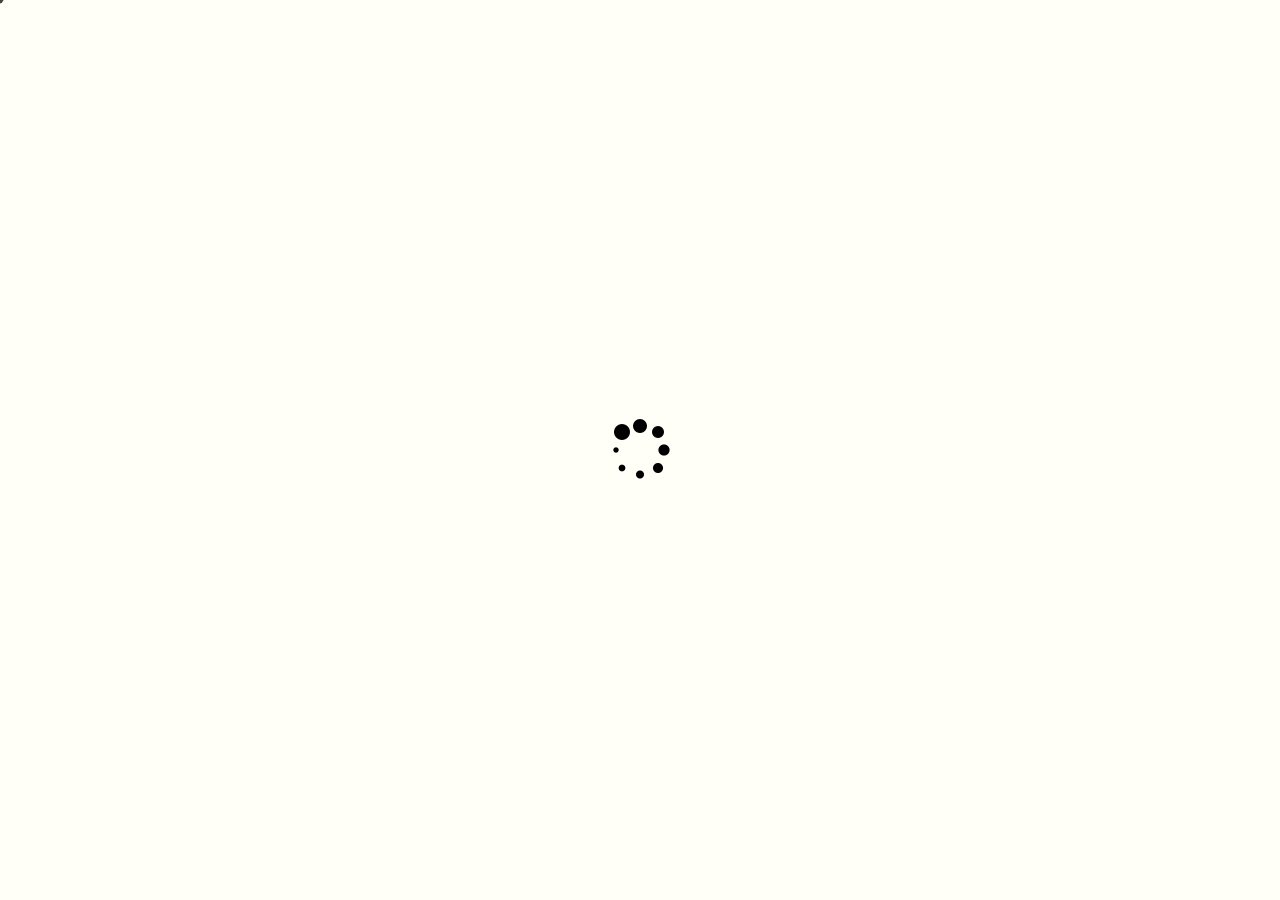
<file: colours.html>
<!DOCTYPE html>
<html lang="en">
  <head>
    <meta charset="UTF-8" />
    <meta name="viewport" content="width=device-width, initial-scale=1.0" />
    <meta
      name="description"
      content="Yuan Xiao's Colour Nomenclature Research Project"
    />
    <meta name="robots" content="index, follow" />
    <link
      href="https://fonts.googleapis.com/css2?family=Noto+Serif+JP:wght@300&display=swap"
      rel="stylesheet"
    />
    <link
      href="https://fonts.googleapis.com/css2?family=Arvo&display=swap"
      rel="stylesheet"
    />

    <link rel="stylesheet" href="./style/style.css" />
    <title>Sora - A Colour of Sky Blue and Void</title>
  </head>
  <body>
    <main>
      <div class="cursor cursor--small"></div>
      <div class="waiting-symbol">
        <img src="./image/waiting.png" alt="" />
      </div>

      <!-- Mobile navigation -->
      <div class="mobile-fix-header-wrapper">
        <h1 class="mobile-title">
          <a class="mobile-title-link-wrapper"
            >Sora - A Colour of Sky Blue and Void</a
          >
        </h1>
      </div>
      <ul class="mobile-list">
        <li><a href="index">Text</a></li>
        <li><a href="#">Colours</a></li>
        <li><a href="yuanxiao">Yuan Xiao</a></li>
      </ul>
      <section class="color-main-section">
        <header class="general-header">
          <div class="general-title-wrapper">
            <h1 class="general-title">
              <a href="#" class="general-title-link-wrapper"
                >Sora - A Colour of Sky Blue and Void</a
              >
            </h1>
          </div>

          <div class="sort-buttons">
            <div class="sort-alphabetic">
              <button class="sort-button" type="button" data-sort-value="name">
                A
              </button>
              <span>Alphabet</span>
            </div>
            <div class="sort-origin">
              <button class="sort-button" type="button" data-filter=".objects">
                O
              </button>
              <span>Origins</span>
            </div>
            <div class="sort-number">
              <button
                class="sort-button"
                type="button"
                data-sort-value="number"
              >
                N
              </button>
              <span>Number</span>
            </div>
            <div class="sort-none">
              <button class="sort-button" type="button">C</button>
              <span>Cloud</span>
            </div>
          </div>
        </header>
        <div class="side-link-wrapper">
          <div class="left-link">
            <div class="left-link-inner-wrapper links-wrapper">
              <a href="yuanxiao">Yuan Xiao</a>
            </div>
          </div>
          <div class="right-link right-text">
            <div class="right-link-inner-wrapper links-wrapper">
              <a href="index">Text</a>
            </div>
          </div>
        </div>
      </section>
      <!-- Color Blocks -->
      <div class="category-wrapper deactive-part">
        <h3 class="category-name">Animal</h3>
      </div>
      <section class="color-section deactive-part">
        <div class="color-grid-wrapper">
          <div class="color-item-wrapper alphabet-index">
            <div class="color-block"></div>
            <span class="alphabet">N</span>
            <span class="color-number">0</span>
            <span class="color-name">n</span>
            <span class="color-chinese"></span>
          </div>
          <div
            class="color-item-wrapper color-item-1 objects"
            data-category="objects"
          >
            <div class="color-block color-block-1"></div>
            <span class="color-number">1</span>
            <span class="color-name color-name-1">nadeshiko</span>
            <span class="color-chinese color-chinese-1">撫子</span>
          </div>
          <div
            class="color-item-wrapper color-item-2 plants"
            data-category="plants"
          >
            <div class="color-block color-block-2"></div>
            <span class="color-number">2</span>
            <span class="color-name color-name-2">kohbai</span>
            <span class="color-chinese color-chinese-2">紅梅</span>
          </div>
          <div
            class="color-item-wrapper color-item-3 objects"
            data-category="objects"
          >
            <div class="color-block color-block-3"></div>
            <span class="color-number">3</span>
            <span class="color-name color-name-3">suooh</span>
            <span class="color-chinese color-chinese-3">蘇芳</span>
          </div>
          <div class="color-item-wrapper alphabet-index">
            <div class="color-block"></div>
            <span class="alphabet">T</span>
            <span class="color-number">0</span>
            <span class="color-name">t</span>
            <span class="color-chinese"></span>
          </div>
          <div
            class="color-item-wrapper color-item-4 objects"
            data-category="objects"
          >
            <div class="color-block color-block-4"></div>
            <span class="color-number">4</span>
            <span class="color-name color-name-4">taikoh</span>
            <span class="color-chinese color-chinese-4">退紅</span>
          </div>
          <div
            class="color-item-wrapper color-item-5 technique"
            data-category="technique"
          >
            <div class="color-block color-block-5"></div>
            <span class="color-number">5</span>
            <span class="color-name color-name-5">ikkonzome</span>
            <span class="color-chinese color-chinese-5">一斤染</span>
          </div>
          <div
            class="color-item-wrapper color-item-6 technique"
            data-category="technique"
          >
            <div class="color-block color-block-6"></div>
            <span class="color-number">6</span>
            <span class="color-name color-name-6">kuwazome</span>
            <span class="color-chinese color-chinese-6">桑染</span>
          </div>
          <div
            class="color-item-wrapper color-item-7 plants"
            data-category="plants"
          >
            <div class="color-block color-block-7"></div>
            <span class="color-number">7</span>
            <span class="color-name color-name-7">momo</span>
            <span class="color-chinese color-chinese-7">桃</span>
          </div>
          <div class="color-item-wrapper alphabet-index">
            <div class="color-block"></div>
            <span class="alphabet">I</span>
            <span class="color-number">0</span>
            <span class="color-name">i</span>
            <span class="color-chinese"></span>
          </div>
          <div
            class="color-item-wrapper color-item-8 plants"
            data-category="plants"
          >
            <div class="color-block color-block-8"></div>
            <span class="color-number">8</span>
            <span class="color-name color-name-8">ichigo</span>
            <span class="color-chinese color-chinese-8">莓</span>
          </div>
          <div
            class="color-item-wrapper color-item-9 objects"
            data-category="objects"
          >
            <div class="color-block color-block-9"></div>
            <span class="color-number">9</span>
            <span class="color-name color-name-9">usubeni</span>
            <span class="color-chinese color-chinese-9">薄紅</span>
          </div>
          <div
            class="color-item-wrapper color-item-10 objects"
            data-category="objects"
          >
            <div class="color-block color-block-10"></div>
            <span class="color-number">10</span>
            <span class="color-name color-name-10">imyoh</span>
            <span class="color-chinese color-chinese-10">今様</span>
          </div>
          <div
            class="color-item-wrapper color-item-11 objects"
            data-category="objects"
          >
            <div class="color-block color-block-11"></div>
            <span class="color-number">11</span>
            <span class="color-name color-name-11">nakabeni</span>
            <span class="color-chinese color-chinese-11">中紅</span>
          </div>
          <div
            class="color-item-wrapper color-item-12 plants"
            data-category="plants"
          >
            <div class="color-block color-block-12"></div>
            <span class="color-number">12</span>
            <span class="color-name color-name-12">sakura</span>
            <span class="color-chinese color-chinese-12">桜</span>
          </div>
          <div class="color-item-wrapper color-item-13 color-none-wrapper">
            <div class="color-block color-block-13"></div>
            <span class="color-number">13</span>
            <span class="color-name color-name-13"></span>
            <span class="color-chinese color-chinese-13"></span>
          </div>
          <div
            class="color-item-wrapper color-item-14 plants"
            data-category="plants"
          >
            <div class="color-block color-block-14"></div>
            <span class="color-number">14</span>
            <span class="color-name color-name-14">karakurenai</span>
            <span class="color-chinese color-chinese-14">韓紅花</span>
          </div>
          <div
            class="color-item-wrapper color-item-15 objects"
            data-category="objects"
          >
            <div class="color-block color-block-15"></div>
            <span class="color-number">15</span>
            <span class="color-name color-name-15">enji</span>
            <span class="color-chinese color-chinese-15">臙脂</span>
          </div>
          <div
            class="color-item-wrapper color-item-16 objects"
            data-category="objects"
          >
            <div class="color-block color-block-16"></div>
            <span class="color-number">16</span>
            <span class="color-name color-name-16">kurenai</span>
            <span class="color-chinese color-chinese-16">紅</span>
          </div>
          <div
            class="color-item-wrapper color-item-17 animal"
            data-category="animal"
          >
            <div class="color-block color-block-17"></div>
            <span class="color-number">17</span>
            <span class="color-name color-name-17">toki</span>
            <span class="color-chinese color-chinese-17">鴇</span>
          </div>
          <div
            class="color-item-wrapper color-item-18 objects"
            data-category="objects"
          >
            <div class="color-block color-block-18"></div>
            <span class="color-number">18</span>
            <span class="color-name color-name-18">cyohsyun</span>
            <span class="color-chinese color-chinese-18">長春</span>
          </div>
          <div
            class="color-item-wrapper color-item-19 objects"
            data-category="objects"
          >
            <div class="color-block color-block-19"></div>
            <span class="color-number">19</span>
            <span class="color-name color-name-19">kokiake</span>
            <span class="color-chinese color-chinese-19">深緋</span>
          </div>
          <div class="color-item-wrapper color-item-20 color-none-wrapper">
            <div class="color-block color-block-20"></div>
            <span class="color-number">20</span>
            <span class="color-name color-name-20"></span>
            <span class="color-chinese color-chinese-20"></span>
          </div>
          <div class="color-item-wrapper alphabet-index">
            <div class="color-block"></div>
            <span class="alphabet">J</span>
            <span class="color-number">0</span>
            <span class="color-name">j</span>
            <span class="color-chinese"></span>
          </div>
          <div
            class="color-item-wrapper color-item-21 objects"
            data-category="objects"
          >
            <div class="color-block color-block-21"></div>
            <span class="color-number">21</span>
            <span class="color-name color-name-21">jinzamomi</span>
            <span class="color-chinese color-chinese-21">甚三紅</span>
          </div>
          <div
            class="color-item-wrapper color-item-22 objects"
            data-category="objects"
          >
            <div class="color-block color-block-22"></div>
            <span class="color-number">22</span>
            <span class="color-name color-name-22">azuki</span>
            <span class="color-chinese color-chinese-22">小豆</span>
          </div>
          <div
            class="color-item-wrapper color-item-23 objects"
            data-category="objects"
          >
            <div class="color-block color-block-23"></div>
            <span class="color-number">23</span>
            <span class="color-name color-name-23">suohkoh</span>
            <span class="color-chinese color-chinese-23">蘇芳香</span>
          </div>
          <div
            class="color-item-wrapper color-item-24 objects"
            data-category="objects"
          >
            <div class="color-block color-block-24"></div>
            <span class="color-number">24</span>
            <span class="color-name color-name-24">akabeni</span>
            <span class="color-chinese color-chinese-24">赤紅</span>
          </div>
          <div
            class="color-item-wrapper color-item-25 objects"
            data-category="objects"
          >
            <div class="color-block color-block-25"></div>
            <span class="color-number">25</span>
            <span class="color-name color-name-25">shinsyu</span>
            <span class="color-chinese color-chinese-25">真朱</span>
          </div>
          <div class="color-item-wrapper color-item-26 color-none-wrapper">
            <div class="color-block color-block-26"></div>
            <span class="color-number">26</span>
            <span class="color-name color-name-26"></span>
            <span class="color-chinese color-chinese-26"></span>
          </div>
          <div
            class="color-item-wrapper color-item-27 plants"
            data-category="plants"
          >
            <div class="color-block color-block-27"></div>
            <span class="color-number">27</span>
            <span class="color-name color-name-27">kuriume</span>
            <span class="color-chinese color-chinese-27">栗梅</span>
          </div>
          <div class="color-item-wrapper color-item-28 color-none-wrapper">
            <div class="color-block color-block-28"></div>
            <span class="color-number">28</span>
            <span class="color-name color-name-28"></span>
            <span class="color-chinese color-chinese-28"></span>
          </div>
          <div class="color-item-wrapper alphabet-index">
            <div class="color-block"></div>
            <span class="alphabet">G</span>
            <span class="color-number">0</span>
            <span class="color-name">g</span>
            <span class="color-chinese"></span>
          </div>
          <div
            class="color-item-wrapper color-item-29 objects"
            data-category="objects"
          >
            <div class="color-block color-block-29"></div>
            <span class="color-number">29</span>
            <span class="color-name color-name-29">ginsyu</span>
            <span class="color-chinese color-chinese-29">銀朱</span>
          </div>
          <div class="color-item-wrapper color-item-30 color-none-wrapper">
            <div class="color-block color-block-30"></div>
            <span class="color-number">30</span>
            <span class="color-name color-name-30"></span>
            <span class="color-chinese color-chinese-30"></span>
          </div>
          <div
            class="color-item-wrapper color-item-31 animal"
            data-category="animal"
          >
            <div class="color-block color-block-31"></div>
            <span class="color-number">31</span>
            <span class="color-name color-name-31">benitobi</span>
            <span class="color-chinese color-chinese-31">紅鳶</span>
          </div>
          <div
            class="color-item-wrapper color-item-32 objects"
            data-category="objects"
          >
            <div class="color-block color-block-32"></div>
            <span class="color-number">32</span>
            <span class="color-name color-name-32">akebono</span>
            <span class="color-chinese color-chinese-32">曙</span>
          </div>
          <div
            class="color-item-wrapper color-item-33 plants"
            data-category="plants"
          >
            <div class="color-block color-block-33"></div>
            <span class="color-number">33</span>
            <span class="color-name color-name-33">benikaba</span>
            <span class="color-chinese color-chinese-33">紅樺</span>
          </div>
          <div class="color-item-wrapper color-item-34 color-none-wrapper">
            <div class="color-block color-block-34"></div>
            <span class="color-number">34</span>
            <span class="color-name color-name-34"></span>
            <span class="color-chinese color-chinese-34"></span>
          </div>
          <div
            class="color-item-wrapper color-item-35 objects"
            data-category="objects"
          >
            <div class="color-block color-block-35"></div>
            <span class="color-number">35</span>
            <span class="color-name color-name-35">sangosyu</span>
            <span class="color-chinese color-chinese-35">珊瑚朱</span>
          </div>
          <div
            class="color-item-wrapper color-item-36 objects"
            data-category="objects"
          >
            <div class="color-block color-block-36"></div>
            <span class="color-number">36</span>
            <span class="color-name color-name-36">benihiwada</span>
            <span class="color-chinese color-chinese-36">紅檜皮</span>
          </div>
          <div
            class="color-item-wrapper color-item-37 objects"
            data-category="objects"
          >
            <div class="color-block color-block-37"></div>
            <span class="color-number">37</span>
            <span class="color-name">syojyohi</span>
            <span class="color-chinese">猩猩緋</span>
          </div>
          <div
            class="color-item-wrapper color-item-38 objects"
            data-category="objects"
          >
            <div class="color-block color-block-38"></div>
            <span class="color-number">38</span>
            <span class="color-name">entan</span>
            <span class="color-chinese">鉛丹</span>
          </div>
          <div class="color-item-wrapper color-item-39 color-none-wrapper">
            <div class="color-block color-block-39"></div>
            <span class="color-number">39</span>
            <span class="color-name"></span>
            <span class="color-chinese"></span>
          </div>
          <div
            class="color-item-wrapper color-item-40 objects"
            data-category="objects"
          >
            <div class="color-block color-block-40"></div>
            <span class="color-number">40</span>
            <span class="color-name">hiwada</span>
            <span class="color-chinese">檜皮</span>
          </div>
          <div
            class="color-item-wrapper color-item-41 technique"
            data-category="technique"
          >
            <div class="color-block color-block-41"></div>
            <span class="color-number">41</span>
            <span class="color-name">kakishibu</span>
            <span class="color-chinese">柿渋</span>
          </div>
          <div
            class="color-item-wrapper color-item-42 objects"
            data-category="objects"
          >
            <div class="color-block color-block-42"></div>
            <span class="color-number">42</span>
            <span class="color-name">ake</span>
            <span class="color-chinese">緋</span>
          </div>
          <div
            class="color-item-wrapper color-item-43 animal"
            data-category="animal"
          >
            <div class="color-block color-block-43"></div>
            <span class="color-number">43</span>
            <span class="color-name">tobi</span>
            <span class="color-chinese">鳶</span>
          </div>
          <div
            class="color-item-wrapper color-item-44 objects"
            data-category="objects"
          >
            <div class="color-block color-block-44"></div>
            <span class="color-number">44</span>
            <span class="color-name">benihi</span>
            <span class="color-chinese">紅緋</span>
          </div>
          <div class="color-item-wrapper color-item-45 color-none-wrapper">
            <div class="color-block color-block-45"></div>
            <span class="color-number">45</span>
            <span class="color-name"></span>
            <span class="color-chinese"></span>
          </div>
          <div
            class="color-item-wrapper color-item-46 technique"
            data-category="technique"
          >
            <div class="color-block color-block-46"></div>
            <span class="color-number">46</span>
            <span class="color-name">bengara</span>
            <span class="color-chinese">弁柄</span>
          </div>
          <div
            class="color-item-wrapper color-item-47 plants"
            data-category="plants"
          >
            <div class="color-block color-block-47"></div>
            <span class="color-number">47</span>
            <span class="color-name">terigaki</span>
            <span class="color-chinese">照柿</span>
          </div>
          <div class="color-item-wrapper alphabet-index">
            <div class="color-block"></div>
            <span class="alphabet">E</span>
            <span class="color-number">0</span>
            <span class="color-name">e</span>
            <span class="color-chinese"></span>
          </div>
          <div
            class="color-item-wrapper color-item-48 objects"
            data-category="objects"
          >
            <div class="color-block color-block-48"></div>
            <span class="color-number">48</span>
            <span class="color-name">edocha</span>
            <span class="color-chinese">江户茶</span>
          </div>
          <div
            class="color-item-wrapper color-item-49 objects"
            data-category="objects"
          >
            <div class="color-block color-block-49"></div>
            <span class="color-number">49</span>
            <span class="color-name">araisyu</span>
            <span class="color-chinese">洗朱</span>
          </div>
          <div class="color-item-wrapper color-item-50 color-none-wrapper">
            <div class="color-block color-block-50"></div>
            <span class="color-number">50</span>
            <span class="color-name"></span>
            <span class="color-chinese"></span>
          </div>
          <div class="color-item-wrapper color-item-51 color-none-wrapper">
            <div class="color-block color-block-51"></div>
            <span class="color-number">51</span>
            <span class="color-name"></span>
            <span class="color-chinese"></span>
          </div>
          <div class="color-item-wrapper color-item-52 color-none-wrapper">
            <div class="color-block color-block-52"></div>
            <span class="color-number">52</span>
            <span class="color-name"></span>
            <span class="color-chinese"></span>
          </div>
          <div
            class="color-item-wrapper color-item-53 objects"
            data-category="objects"
          >
            <div class="color-block color-block-53"></div>
            <span class="color-number">53</span>
            <span class="color-name">ohni</span>
            <span class="color-chinese">黄丹</span>
          </div>
          <div
            class="color-item-wrapper color-item-54 objects"
            data-category="objects"
          >
            <div class="color-block color-block-54"></div>
            <span class="color-number">54</span>
            <span class="color-name">sohi</span>
            <span class="color-chinese">纁</span>
          </div>
          <div
            class="color-item-wrapper color-item-55 objects"
            data-category="objects"
          >
            <div class="color-block color-block-55"></div>
            <span class="color-number">55</span>
            <span class="color-name">ensyucha</span>
            <span class="color-chinese">遠州茶</span>
          </div>
          <div
            class="color-item-wrapper color-item-56 objects"
            data-category="objects"
          >
            <div class="color-block color-block-56"></div>
            <span class="color-number">56</span>
            <span class="color-name">kabacha</span>
            <span class="color-chinese">樺茶</span>
          </div>
          <div class="color-item-wrapper color-item-57 color-none-wrapper">
            <div class="color-block color-block-57"></div>
            <span class="color-number">57</span>
            <span class="color-name"></span>
            <span class="color-chinese"></span>
          </div>
          <div
            class="color-item-wrapper color-item-58 objects"
            data-category="objects"
          >
            <div class="color-block color-block-58"></div>
            <span class="color-number">58</span>
            <span class="color-name">akakoh</span>
            <span class="color-chinese">赤香</span>
          </div>
          <div class="color-item-wrapper color-item-59 color-none-wrapper">
            <div class="color-block color-block-59"></div>
            <span class="color-number">59</span>
            <span class="color-name"></span>
            <span class="color-chinese"></span>
          </div>
          <div
            class="color-item-wrapper color-item-60 objects"
            data-category="objects"
          >
            <div class="color-block color-block-60"></div>
            <span class="color-number">60</span>
            <span class="color-name">shishi</span>
            <span class="color-chinese">宍</span>
          </div>
          <div
            class="color-item-wrapper color-item-61 objects"
            data-category="objects"
          >
            <div class="color-block color-block-61"></div>
            <span class="color-number">61</span>
            <span class="color-name">sodenkaracha</span>
            <span class="color-chinese">宗伝唐茶</span>
          </div>
          <div class="color-item-wrapper alphabet-index">
            <div class="color-block"></div>
            <span class="alphabet">K</span>
            <span class="color-number">0</span>
            <span class="color-name">k</span>
            <span class="color-chinese"></span>
          </div>
          <div
            class="color-item-wrapper color-item-62 plants"
            data-category="plants"
          >
            <div class="color-block color-block-62"></div>
            <span class="color-number">62</span>
            <span class="color-name">kaba</span>
            <span class="color-chinese">樺</span>
          </div>
          <div
            class="color-item-wrapper color-item-63 technique"
            data-category="technique"
          >
            <div class="color-block color-block-63"></div>
            <span class="color-number">63</span>
            <span class="color-name">kokikuchinashi</span>
            <span class="color-chinese">深支子</span>
          </div>
          <div class="color-item-wrapper color-item-64 color-none-wrapper">
            <div class="color-block color-block-64"></div>
            <span class="color-number">64</span>
            <span class="color-name"></span>
            <span class="color-chinese"></span>
          </div>
          <div class="color-item-wrapper color-item-65 color-none-wrapper">
            <div class="color-block color-block-65"></div>
            <span class="color-number">65</span>
            <span class="color-name"></span>
            <span class="color-chinese"></span>
          </div>
          <div
            class="color-item-wrapper color-item-66 plants"
            data-category="plants"
          >
            <div class="color-block color-block-66"></div>
            <span class="color-number">66</span>
            <span class="color-name">araigaki</span>
            <span class="color-chinese">洗柿</span>
          </div>
          <div class="color-item-wrapper color-item-67 color-none-wrapper">
            <div class="color-block color-block-67"></div>
            <span class="color-number">67</span>
            <span class="color-name"></span>
            <span class="color-chinese"></span>
          </div>
          <div
            class="color-item-wrapper color-item-68 plants"
            data-category="plants"
          >
            <div class="color-block color-block-68"></div>
            <span class="color-number">68</span>
            <span class="color-name">akakuchiba </span>
            <span class="color-chinese">赤朽葉</span>
          </div>
          <div class="color-item-wrapper color-item-69 color-none-wrapper">
            <div class="color-block color-block-69"></div>
            <span class="color-number">69</span>
            <span class="color-name"></span>
            <span class="color-chinese"></span>
          </div>
          <div
            class="color-item-wrapper color-item-70 objects"
            data-category="objects"
          >
            <div class="color-block color-block-70"></div>
            <span class="color-number">70</span>
            <span class="color-name">akashirotsurubami</span>
            <span class="color-chinese">赤白橡</span>
          </div>
          <div class="color-item-wrapper color-item-71 color-none-wrapper">
            <div class="color-block color-block-71"></div>
            <span class="color-number">71</span>
            <span class="color-name"></span>
            <span class="color-chinese"></span>
          </div>
          <div
            class="color-item-wrapper color-item-72 plants"
            data-category="plants"
          >
            <div class="color-block color-block-72"></div>
            <span class="color-number">72</span>
            <span class="color-name">kanzo</span>
            <span class="color-chinese">萱草</span>
          </div>
          <div
            class="color-item-wrapper color-item-73 plants"
            data-category="plants"
          >
            <div class="color-block color-block-73"></div>
            <span class="color-number">73</span>
            <span class="color-name">sharegaki</span>
            <span class="color-chinese">洒落柿</span>
          </div>
          <div
            class="color-item-wrapper color-item-74 objects"
            data-category="objects"
          >
            <div class="color-block color-block-74"></div>
            <span class="color-number">74</span>
            <span class="color-name">beniukon</span>
            <span class="color-chinese">紅鬱金</span>
          </div>
          <div
            class="color-item-wrapper color-item-75 technique"
            data-category="technique"
          >
            <div class="color-block color-block-75"></div>
            <span class="color-number">75</span>
            <span class="color-name">umezome</span>
            <span class="color-chinese">梅染</span>
          </div>
          <div
            class="color-item-wrapper color-item-76 objects"
            data-category="objects"
          >
            <div class="color-block color-block-76"></div>
            <span class="color-number">76</span>
            <span class="color-name">biwacha</span>
            <span class="color-chinese">枇杷茶</span>
          </div>
          <div
            class="color-item-wrapper color-item-77 objects"
            data-category="objects"
          >
            <div class="color-block color-block-77"></div>
            <span class="color-number">77</span>
            <span class="color-name">chojicha</span>
            <span class="color-chinese">丁子茶</span>
          </div>
          <div class="color-item-wrapper color-item-78 color-none-wrapper">
            <div class="color-block color-block-78"></div>
            <span class="color-number">78</span>
            <span class="color-name"></span>
            <span class="color-chinese"></span>
          </div>
          <div
            class="color-item-wrapper color-item-79 objects"
            data-category="objects"
          >
            <div class="color-block color-block-79"></div>
            <span class="color-number">79</span>
            <span class="color-name">kohaku</span>
            <span class="color-chinese">琥珀</span>
          </div>
          <div
            class="color-item-wrapper color-item-80 plants"
            data-category="plants"
          >
            <div class="color-block color-block-80"></div>
            <span class="color-number">80</span>
            <span class="color-name">usugaki</span>
            <span class="color-chinese">薄柿</span>
          </div>
          <div
            class="color-item-wrapper color-item-81 objects"
            data-category="objects"
          >
            <div class="color-block color-block-81"></div>
            <span class="color-number">81</span>
            <span class="color-name">kyara</span>
            <span class="color-chinese">伽羅</span>
          </div>
          <div
            class="color-item-wrapper color-item-82 technique"
            data-category="technique"
          >
            <div class="color-block color-block-82"></div>
            <span class="color-number">82</span>
            <span class="color-name">chojizome</span>
            <span class="color-chinese">丁子染</span>
          </div>
          <div class="color-item-wrapper color-item-83 color-none-wrapper">
            <div class="color-block color-block-83"></div>
            <span class="color-number">83</span>
            <span class="color-name"></span>
            <span class="color-chinese"></span>
          </div>
          <div
            class="color-item-wrapper color-item-84 plants"
            data-category="plants"
          >
            <div class="color-block color-block-84"></div>
            <span class="color-number">84</span>
            <span class="color-name">kuchiba</span>
            <span class="color-chinese">朽葉</span>
          </div>
          <div
            class="color-item-wrapper color-item-85 objects"
            data-category="objects"
          >
            <div class="color-block color-block-85"></div>
            <span class="color-number">85</span>
            <span class="color-name">kincha</span>
            <span class="color-chinese">金茶</span>
          </div>
          <div
            class="color-item-wrapper color-item-86 animal"
            data-category="animal"
          >
            <div class="color-block color-block-86"></div>
            <span class="color-number">86</span>
            <span class="color-name">kitsune</span>
            <span class="color-chinese">狐</span>
          </div>
          <div class="color-item-wrapper color-item-87 color-none-wrapper">
            <div class="color-block color-block-87"></div>
            <span class="color-number">87</span>
            <span class="color-name"></span>
            <span class="color-chinese"></span>
          </div>
          <div
            class="color-item-wrapper color-item-88 objects"
            data-category="objects"
          >
            <div class="color-block color-block-88"></div>
            <span class="color-number">88</span>
            <span class="color-name">usukoh</span>
            <span class="color-chinese">薄香</span>
          </div>
          <div
            class="color-item-wrapper color-item-89 objects"
            data-category="objects"
          >
            <div class="color-block color-block-89"></div>
            <span class="color-number">89</span>
            <span class="color-name">tonoko </span>
            <span class="color-chinese">砥粉</span>
          </div>
          <div class="color-item-wrapper color-item-90 color-none-wrapper">
            <div class="color-block color-block-90"></div>
            <span class="color-number">90</span>
            <span class="color-name"></span>
            <span class="color-chinese"></span>
          </div>
          <div class="color-item-wrapper alphabet-index">
            <div class="color-block"></div>
            <span class="alphabet">O</span>
            <span class="color-number">0</span>
            <span class="color-name">o</span>
            <span class="color-chinese"></span>
          </div>
          <div
            class="color-item-wrapper color-item-91 objects"
            data-category="objects"
          >
            <div class="color-block color-block-91"></div>
            <span class="color-number">91</span>
            <span class="color-name">ohdo</span>
            <span class="color-chinese">黄土</span>
          </div>
          <div class="color-item-wrapper color-item-92 color-none-wrapper">
            <div class="color-block color-block-92"></div>
            <span class="color-number">92</span>
            <span class="color-name"></span>
            <span class="color-chinese"></span>
          </div>
          <div class="color-item-wrapper color-item-93 color-none-wrapper">
            <div class="color-block color-block-93"></div>
            <span class="color-number">93</span>
            <span class="color-name"></span>
            <span class="color-chinese"></span>
          </div>
          <div
            class="color-item-wrapper color-item-94 objects"
            data-category="objects"
          >
            <div class="color-block color-block-94"></div>
            <span class="color-number">94</span>
            <span class="color-name">kigaracha</span>
            <span class="color-chinese">黄唐茶</span>
          </div>
          <div class="color-item-wrapper alphabet-index">
            <div class="color-block"></div>
            <span class="alphabet">Y</span>
            <span class="color-number">0</span>
            <span class="color-name">y</span>
            <span class="color-chinese"></span>
          </div>
          <div
            class="color-item-wrapper color-item-95 objects"
            data-category="objects"
          >
            <div class="color-block color-block-95"></div>
            <span class="color-number">95</span>
            <span class="color-name">yamabuki</span>
            <span class="color-chinese">山吹</span>
          </div>
          <div
            class="color-item-wrapper color-item-96 objects"
            data-category="objects"
          >
            <div class="color-block color-block-96"></div>
            <span class="color-number">96</span>
            <span class="color-name">yamabukicha</span>
            <span class="color-chinese">山吹茶</span>
          </div>
          <div class="color-item-wrapper alphabet-index">
            <div class="color-block"></div>
            <span class="alphabet">H</span>
            <span class="color-number">0</span>
            <span class="color-name">h</span>
            <span class="color-chinese"></span>
          </div>
          <div
            class="color-item-wrapper color-item-97 technique"
            data-category="technique"
          >
            <div class="color-block color-block-97"></div>
            <span class="color-number">97</span>
            <span class="color-name">hajizome</span>
            <span class="color-chinese">櫨染</span>
          </div>
          <div
            class="color-item-wrapper color-item-98 objects"
            data-category="objects"
          >
            <div class="color-block color-block-98"></div>
            <span class="color-number">98</span>
            <span class="color-name">kuwacha</span>
            <span class="color-chinese">桑茶</span>
          </div>
          <div
            class="color-item-wrapper color-item-99 plants"
            data-category="plants"
          >
            <div class="color-block color-block-99"></div>
            <span class="color-number">99</span>
            <span class="color-name">tamago</span>
            <span class="color-chinese">玉子</span>
          </div>
          <div
            class="color-item-wrapper color-item-100 objects"
            data-category="objects"
          >
            <div class="color-block color-block-100"></div>
            <span class="color-number">100</span>
            <span class="color-name">shirotsurubami</span>
            <span class="color-chinese">白橡</span>
          </div>
          <div
            class="color-item-wrapper color-item-101 objects"
            data-category="objects"
          >
            <div class="color-block color-block-101"></div>
            <span class="color-number">101</span>
            <span class="color-name">kitsurubami</span>
            <span class="color-chinese">黄橡</span>
          </div>
          <div
            class="color-item-wrapper color-item-102 plants"
            data-category="plants"
          >
            <div class="color-block color-block-102"></div>
            <span class="color-number">102</span>
            <span class="color-name">tomamorokoshi</span>
            <span class="color-chinese">玉蜀黍</span>
          </div>
          <div
            class="color-item-wrapper color-item-103 plants"
            data-category="plants"
          >
            <div class="color-block color-block-103"></div>
            <span class="color-number">103</span>
            <span class="color-name">hanaba</span>
            <span class="color-chinese">花葉</span>
          </div>
          <div class="color-item-wrapper color-item-104 color-none-wrapper">
            <div class="color-block color-block-104"></div>
            <span class="color-number">104</span>
            <span class="color-name"></span>
            <span class="color-chinese"></span>
          </div>
          <div class="color-item-wrapper color-item-105 color-none-wrapper">
            <div class="color-block color-block-105"></div>
            <span class="color-number">105</span>
            <span class="color-name"></span>
            <span class="color-chinese"></span>
          </div>
          <div
            class="color-item-wrapper color-item-106 objects"
            data-category="objects"
          >
            <div class="color-block color-block-106"></div>
            <span class="color-number">106</span>
            <span class="color-name">usuki</span>
            <span class="color-chinese">浅黄</span>
          </div>
          <div
            class="color-item-wrapper color-item-107 plants"
            data-category="plants"
          >
            <div class="color-block color-block-107"></div>
            <span class="color-number">107</span>
            <span class="color-name">kikuchiba</span>
            <span class="color-chinese">黄朽葉</span>
          </div>
          <div
            class="color-item-wrapper color-item-108 plants"
            data-category="plants"
          >
            <div class="color-block color-block-108"></div>
            <span class="color-number">108</span>
            <span class="color-name">kuchinashi</span>
            <span class="color-chinese">梔子</span>
          </div>
          <div
            class="color-item-wrapper color-item-109 objects"
            data-category="objects"
          >
            <div class="color-block color-block-109"></div>
            <span class="color-number">109</span>
            <span class="color-name">tohoh</span>
            <span class="color-chinese">籐黃</span>
          </div>
          <div
            class="color-item-wrapper color-item-110 objects"
            data-category="objects"
          >
            <div class="color-block color-block-110"></div>
            <span class="color-number">110</span>
            <span class="color-name">ukon</span>
            <span class="color-chinese">鬱金</span>
          </div>
          <div
            class="color-item-wrapper color-item-111 plants"
            data-category="plants"
          >
            <div class="color-block color-block-111"></div>
            <span class="color-number">111</span>
            <span class="color-name">karashi</span>
            <span class="color-chinese">芥子</span>
          </div>
          <div class="color-item-wrapper color-item-112 color-none-wrapper">
            <div class="color-block color-block-112"></div>
            <span class="color-number">112</span>
            <span class="color-name"></span>
            <span class="color-chinese"></span>
          </div>
          <div class="color-item-wrapper color-item-113 color-none-wrapper">
            <div class="color-block color-block-113"></div>
            <span class="color-number">113</span>
            <span class="color-name"></span>
            <span class="color-chinese"></span>
          </div>
          <div class="color-item-wrapper color-item-114 color-none-wrapper">
            <div class="color-block color-block-114"></div>
            <span class="color-number">114</span>
            <span class="color-name"></span>
            <span class="color-chinese"></span>
          </div>
          <div class="color-item-wrapper color-item-115 color-none-wrapper">
            <div class="color-block color-block-115"></div>
            <span class="color-number">115</span>
            <span class="color-name"></span>
            <span class="color-chinese"></span>
          </div>
          <div class="color-item-wrapper color-item-116 color-none-wrapper">
            <div class="color-block color-block-116"></div>
            <span class="color-number">116</span>
            <span class="color-name"></span>
            <span class="color-chinese"></span>
          </div>
          <div
            class="color-item-wrapper color-item-117 plants"
            data-category="plants"
          >
            <div class="color-block color-block-117"></div>
            <span class="color-number">117</span>
            <span class="color-name">nataneyu</span>
            <span class="color-chinese">菜種油</span>
          </div>
          <div class="color-item-wrapper color-item-118 color-none-wrapper">
            <div class="color-block color-block-118"></div>
            <span class="color-number">118</span>
            <span class="color-name"></span>
            <span class="color-chinese"></span>
          </div>
          <div class="color-item-wrapper color-item-119 color-none-wrapper">
            <div class="color-block color-block-119"></div>
            <span class="color-number">119</span>
            <span class="color-name"></span>
            <span class="color-chinese"></span>
          </div>
          <div class="color-item-wrapper color-item-120 color-none-wrapper">
            <div class="color-block color-block-120"></div>
            <span class="color-number">120</span>
            <span class="color-name"></span>
            <span class="color-chinese"></span>
          </div>
          <div
            class="color-item-wrapper color-item-121 technique"
            data-category="technique"
          >
            <div class="color-block color-block-121"></div>
            <span class="color-number">121</span>
            <span class="color-name">kariyasu</span>
            <span class="color-chinese">刈安</span>
          </div>
          <div
            class="color-item-wrapper color-item-122 plants"
            data-category="plants"
          >
            <div class="color-block color-block-122"></div>
            <span class="color-number">122</span>
            <span class="color-name">nanohana</span>
            <span class="color-chinese">菜の花</span>
          </div>
          <div
            class="color-item-wrapper color-item-123 plants"
            data-category="plants"
          >
            <div class="color-block color-block-123"></div>
            <span class="color-number">123</span>
            <span class="color-name">kihada</span>
            <span class="color-chinese">黄檗</span>
          </div>
          <div class="color-item-wrapper color-item-124 color-none-wrapper">
            <div class="color-block color-block-124"></div>
            <span class="color-number">124</span>
            <span class="color-name"></span>
            <span class="color-chinese"></span>
          </div>
          <div class="color-item-wrapper color-item-125 color-none-wrapper">
            <div class="color-block color-block-125"></div>
            <span class="color-number">125</span>
            <span class="color-name"></span>
            <span class="color-chinese"></span>
          </div>
          <div
            class="color-item-wrapper color-item-126 plants"
            data-category="plants"
          >
            <div class="color-block color-block-126"></div>
            <span class="color-number">126</span>
            <span class="color-name">ominaeshi</span>
            <span class="color-chinese">女郎花</span>
          </div>
          <div
            class="color-item-wrapper color-item-127 objects"
            data-category="objects"
          >
            <div class="color-block color-block-127"></div>
            <span class="color-number">127</span>
            <span class="color-name">hiwacha</span>
            <span class="color-chinese">鶸茶</span>
          </div>
          <div
            class="color-item-wrapper color-item-128 animal"
            data-category="animal"
          >
            <div class="color-block color-block-128"></div>
            <span class="color-number">128</span>
            <span class="color-name">hiwa</span>
            <span class="color-chinese">鶸</span>
          </div>
          <div class="color-item-wrapper alphabet-index">
            <div class="color-block"></div>
            <span class="alphabet">U</span>
            <span class="color-number">0</span>
            <span class="color-name">u</span>
            <span class="color-chinese"></span>
          </div>
          <div
            class="color-item-wrapper color-item-129 animal"
            data-category="animal"
          >
            <div class="color-block color-block-129"></div>
            <span class="color-number">129</span>
            <span class="color-name">uguisu </span>
            <span class="color-chinese">鶯</span>
          </div>
          <div
            class="color-item-wrapper color-item-130 objects"
            data-category="objects"
          >
            <div class="color-block color-block-130"></div>
            <span class="color-number">130</span>
            <span class="color-name">yanagicha </span>
            <span class="color-chinese">柳茶</span>
          </div>
          <div
            class="color-item-wrapper color-item-131 plants"
            data-category="plants"
          >
            <div class="color-block color-block-131"></div>
            <span class="color-number">131</span>
            <span class="color-name">koke</span>
            <span class="color-chinese">苔</span>
          </div>
          <div
            class="color-item-wrapper color-item-132 technique"
            data-category="technique"
          >
            <div class="color-block color-block-132"></div>
            <span class="color-number">132</span>
            <span class="color-name">kikujin</span>
            <span class="color-chinese">麹塵</span>
          </div>
          <div class="color-item-wrapper alphabet-index">
            <div class="color-block"></div>
            <span class="alphabet">R</span>
            <span class="color-number">0</span>
            <span class="color-name">r</span>
            <span class="color-chinese"></span>
          </div>
          <div
            class="color-item-wrapper color-item-133 objects"
            data-category="objects"
          >
            <div class="color-block color-block-133"></div>
            <span class="color-number">133</span>
            <span class="color-name">rikancha</span>
            <span class="color-chinese">璃寛茶</span>
          </div>
          <div
            class="color-item-wrapper color-item-134 objects"
            data-category="objects"
          >
            <div class="color-block color-block-134"></div>
            <span class="color-number">134</span>
            <span class="color-name">aikobicha</span>
            <span class="color-chinese">藍媚茶</span>
          </div>
          <div
            class="color-item-wrapper color-item-135 objects"
            data-category="objects"
          >
            <div class="color-block color-block-135"></div>
            <span class="color-number">135</span>
            <span class="color-name">miru</span>
            <span class="color-chinese">海松</span>
          </div>
          <div
            class="color-item-wrapper color-item-136 objects"
            data-category="objects"
          >
            <div class="color-block color-block-136"></div>
            <span class="color-number">136</span>
            <span class="color-name">sensaicha</span>
            <span class="color-chinese">千歳茶</span>
          </div>
          <div class="color-item-wrapper alphabet-index">
            <div class="color-block"></div>
            <span class="alphabet">B</span>
            <span class="color-number">0</span>
            <span class="color-name">b</span>
            <span class="color-chinese"></span>
          </div>
          <div
            class="color-item-wrapper color-item-137 objects"
            data-category="objects"
          >
            <div class="color-block color-block-137"></div>
            <span class="color-number">137</span>
            <span class="color-name">baikocha</span>
            <span class="color-chinese">梅幸茶</span>
          </div>
          <div
            class="color-item-wrapper color-item-138 objects"
            data-category="objects"
          >
            <div class="color-block color-block-138"></div>
            <span class="color-number">138</span>
            <span class="color-name">hiwamoegi</span>
            <span class="color-chinese">鶸萌黄</span>
          </div>
          <div
            class="color-item-wrapper color-item-139 technique"
            data-category="technique"
          >
            <div class="color-block color-block-139"></div>
            <span class="color-number">139</span>
            <span class="color-name">yanagizome</span>
            <span class="color-chinese">柳染</span>
          </div>
          <div
            class="color-item-wrapper color-item-140 objects"
            data-category="objects"
          >
            <div class="color-block color-block-140"></div>
            <span class="color-number">140</span>
            <span class="color-name">urayanagi</span>
            <span class="color-chinese">裏柳</span>
          </div>
          <div class="color-item-wrapper color-item-141 color-none-wrapper">
            <div class="color-block color-block-141"></div>
            <span class="color-number">141</span>
            <span class="color-name"></span>
            <span class="color-chinese"></span>
          </div>
          <div
            class="color-item-wrapper color-item-142 objects"
            data-category="objects"
          >
            <div class="color-block color-block-142"></div>
            <span class="color-number">142</span>
            <span class="color-name">moegi</span>
            <span class="color-chinese">萌黄</span>
          </div>
          <div
            class="color-item-wrapper color-item-143 plants"
            data-category="plants"
          >
            <div class="color-block color-block-143"></div>
            <span class="color-number">143</span>
            <span class="color-name">nae</span>
            <span class="color-chinese">苗</span>
          </div>
          <div
            class="color-item-wrapper color-item-144 objects"
            data-category="objects"
          >
            <div class="color-block color-block-144"></div>
            <span class="color-number">144</span>
            <span class="color-name">yanagisusutake</span>
            <span class="color-chinese">柳煤竹</span>
          </div>
          <div
            class="color-item-wrapper color-item-145 plants"
            data-category="plants"
          >
            <div class="color-block color-block-145"></div>
            <span class="color-number">145</span>
            <span class="color-name">matsuba</span>
            <span class="color-chinese">松葉</span>
          </div>
          <div
            class="color-item-wrapper color-item-146 objects"
            data-category="objects"
          >
            <div class="color-block color-block-146"></div>
            <span class="color-number">146</span>
            <span class="color-name">aoni</span>
            <span class="color-chinese">青丹</span>
          </div>
          <div
            class="color-item-wrapper color-item-147 objects"
            data-category="objects"
          >
            <div class="color-block color-block-147"></div>
            <span class="color-number">147</span>
            <span class="color-name">usuao</span>
            <span class="color-chinese">薄青</span>
          </div>
          <div class="color-item-wrapper color-item-148 color-none-wrapper">
            <div class="color-block color-block-148"></div>
            <span class="color-number">148</span>
            <span class="color-name"></span>
            <span class="color-chinese"></span>
          </div>
          <div
            class="color-item-wrapper color-item-149 objects"
            data-category="objects"
          >
            <div class="color-block color-block-149"></div>
            <span class="color-number">149</span>
            <span class="color-name">tokiwa</span>
            <span class="color-chinese">常盤</span>
          </div>
          <div class="color-item-wrapper alphabet-index">
            <div class="color-block"></div>
            <span class="alphabet">W</span>
            <span class="color-number">0</span>
            <span class="color-name">w</span>
            <span class="color-chinese"></span>
          </div>
          <div
            class="color-item-wrapper color-item-150 plants"
            data-category="plants"
          >
            <div class="color-block color-block-150"></div>
            <span class="color-number">150</span>
            <span class="color-name">wakatake</span>
            <span class="color-chinese">若竹</span>
          </div>
          <div
            class="color-item-wrapper color-item-151 objects"
            data-category="objects"
          >
            <div class="color-block color-block-151"></div>
            <span class="color-number">151</span>
            <span class="color-name">chitosemidori</span>
            <span class="color-chinese">千歳緑</span>
          </div>
          <div
            class="color-item-wrapper color-item-152 objects"
            data-category="objects"
          >
            <div class="color-block color-block-152"></div>
            <span class="color-number">152</span>
            <span class="color-name">midori</span>
            <span class="color-chinese">緑</span>
          </div>
          <div
            class="color-item-wrapper color-item-153 objects"
            data-category="objects"
          >
            <div class="color-block color-block-153"></div>
            <span class="color-number">153</span>
            <span class="color-name">byakuroku</span>
            <span class="color-chinese">白緑</span>
          </div>
          <div
            class="color-item-wrapper color-item-154 plants"
            data-category="plants"
          >
            <div class="color-block color-block-154"></div>
            <span class="color-number">154</span>
            <span class="color-name">oitake</span>
            <span class="color-chinese">老竹</span>
          </div>
          <div
            class="color-item-wrapper color-item-155 objects"
            data-category="objects"
          >
            <div class="color-block color-block-155"></div>
            <span class="color-number">155</span>
            <span class="color-name">tokusa</span>
            <span class="color-chinese">木賊</span>
          </div>
          <div
            class="color-item-wrapper color-item-156 objects"
            data-category="objects"
          >
            <div class="color-block color-block-156"></div>
            <span class="color-number">156</span>
            <span class="color-name">onandocha</span>
            <span class="color-chinese">御納戸茶</span>
          </div>
          <div
            class="color-item-wrapper color-item-157 objects"
            data-category="objects"
          >
            <div class="color-block color-block-157"></div>
            <span class="color-number">157</span>
            <span class="color-name">rokusyoh</span>
            <span class="color-chinese">緑青</span>
          </div>
          <div
            class="color-item-wrapper color-item-158 mineral"
            data-category="mineral"
          >
            <div class="color-block color-block-158"></div>
            <span class="color-number">158</span>
            <span class="color-name">sabiseiji</span>
            <span class="color-chinese">錆青磁</span>
          </div>
          <div
            class="color-item-wrapper color-item-159 plants"
            data-category="plants"
          >
            <div class="color-block color-block-159"></div>
            <span class="color-number">159</span>
            <span class="color-name">aotake</span>
            <span class="color-chinese">青竹</span>
          </div>
          <div class="color-item-wrapper color-item-160 color-none-wrapper">
            <div class="color-block color-block-160"></div>
            <span class="color-number">160</span>
            <span class="color-name"></span>
            <span class="color-chinese"></span>
          </div>
          <div
            class="color-item-wrapper color-item-161 animal"
            data-category="animal"
          >
            <div class="color-block color-block-161"></div>
            <span class="color-number">161</span>
            <span class="color-name">mushiao</span>
            <span class="color-chinese">虫襖</span>
          </div>
          <div
            class="color-item-wrapper color-item-162 objects"
            data-category="objects"
          >
            <div class="color-block color-block-162"></div>
            <span class="color-number">162</span>
            <span class="color-name">aimirucha</span>
            <span class="color-chinese">藍海松茶</span>
          </div>
          <div
            class="color-item-wrapper color-item-163 objects"
            data-category="objects"
          >
            <div class="color-block color-block-163"></div>
            <span class="color-number">163</span>
            <span class="color-name">tonocha</span>
            <span class="color-chinese">沉香茶</span>
          </div>
          <div
            class="color-item-wrapper color-item-164 objects"
            data-category="objects"
          >
            <div class="color-block color-block-164"></div>
            <span class="color-number">164</span>
            <span class="color-name">aomidori</span>
            <span class="color-chinese">青緑</span>
          </div>
          <div
            class="color-item-wrapper color-item-165 mineral"
            data-category="mineral"
          >
            <div class="color-block color-block-165"></div>
            <span class="color-number">165</span>
            <span class="color-name">seiji</span>
            <span class="color-chinese">青磁</span>
          </div>
          <div
            class="color-item-wrapper color-item-166 mineral"
            data-category="mineral"
          >
            <div class="color-block color-block-166"></div>
            <span class="color-number">166</span>
            <span class="color-name">tetsu</span>
            <span class="color-chinese">鉄</span>
          </div>
          <div
            class="color-item-wrapper color-item-167 objects"
            data-category="objects"
          >
            <div class="color-block color-block-167"></div>
            <span class="color-number">167</span>
            <span class="color-name">mizuasagi</span>
            <span class="color-chinese">水浅葱</span>
          </div>
          <div
            class="color-item-wrapper color-item-168 objects"
            data-category="objects"
          >
            <div class="color-block color-block-168"></div>
            <span class="color-number">168</span>
            <span class="color-name">seiheki</span>
            <span class="color-chinese">青碧</span>
          </div>
          <div
            class="color-item-wrapper color-item-169 objects"
            data-category="objects"
          >
            <div class="color-block color-block-169"></div>
            <span class="color-number">169</span>
            <span class="color-name">sabitetsuonando</span>
            <span class="color-chinese">錆鉄御納戸</span>
          </div>
          <div
            class="color-item-wrapper color-item-170 objects"
            data-category="objects"
          >
            <div class="color-block color-block-170"></div>
            <span class="color-number">170</span>
            <span class="color-name">korainando</span>
            <span class="color-chinese">高麗納戸</span>
          </div>
          <div
            class="color-item-wrapper color-item-171 objects"
            data-category="objects"
          >
            <div class="color-block color-block-171"></div>
            <span class="color-number">171</span>
            <span class="color-name">byakugun</span>
            <span class="color-chinese">白群</span>
          </div>
          <div
            class="color-item-wrapper color-item-172 objects"
            data-category="objects"
          >
            <div class="color-block color-block-172"></div>
            <span class="color-number">172</span>
            <span class="color-name">omeshicha</span>
            <span class="color-chinese">御召茶</span>
          </div>
          <div
            class="color-item-wrapper color-item-173 objects"
            data-category="objects"
          >
            <div class="color-block color-block-173"></div>
            <span class="color-number">173</span>
            <span class="color-name">kamenozoki</span>
            <span class="color-chinese">瓶覗</span>
          </div>
          <div class="color-item-wrapper alphabet-index">
            <div class="color-block"></div>
            <span class="alphabet">F</span>
            <span class="color-number">0</span>
            <span class="color-name">f</span>
            <span class="color-chinese"></span>
          </div>
          <div
            class="color-item-wrapper color-item-174 animal"
            data-category="animal"
          >
            <div class="color-block color-block-174"></div>
            <span class="color-number">174</span>
            <span class="color-name">fukagawanezumi</span>
            <span class="color-chinese">深川鼠</span>
          </div>
          <div class="color-item-wrapper alphabet-index">
            <div class="color-block"></div>
            <span class="alphabet">S</span>
            <span class="color-number">0</span>
            <span class="color-name">s</span>
            <span class="color-chinese"></span>
          </div>
          <div
            class="color-item-wrapper color-item-175 objects"
            data-category="objects"
          >
            <div class="color-block color-block-175"></div>
            <span class="color-number">175</span>
            <span class="color-name">sabiasagi</span>
            <span class="color-chinese">錆浅葱</span>
          </div>
          <div
            class="color-item-wrapper color-item-176 objects"
            data-category="objects"
          >
            <div class="color-block color-block-176"></div>
            <span class="color-number">176</span>
            <span class="color-name">mizu</span>
            <span class="color-chinese">水</span>
          </div>
          <div
            class="color-item-wrapper color-item-177 objects"
            data-category="objects"
          >
            <div class="color-block color-block-177"></div>
            <span class="color-number">177</span>
            <span class="color-name">asagi</span>
            <span class="color-chinese">浅葱</span>
          </div>
          <div
            class="color-item-wrapper color-item-178 objects"
            data-category="objects"
          >
            <div class="color-block color-block-178"></div>
            <span class="color-number">178</span>
            <span class="color-name">onando</span>
            <span class="color-chinese">御納戸</span>
          </div>
          <div class="color-item-wrapper alphabet-index">
            <div class="color-block"></div>
            <span class="alphabet">A</span>
            <span class="color-number">0</span>
            <span class="color-name">a</span>
            <span class="color-chinese"></span>
          </div>
          <div
            class="color-item-wrapper color-item-179 technique"
            data-category="technique"
          >
            <div class="color-block color-block-179"></div>
            <span class="color-number">179</span>
            <span class="color-name">ai</span>
            <span class="color-chinese">藍</span>
          </div>
          <div
            class="color-item-wrapper color-item-180 objects"
            data-category="objects"
          >
            <div class="color-block color-block-180"></div>
            <span class="color-number">180</span>
            <span class="color-name">shinbashi</span>
            <span class="color-chinese">新橋</span>
          </div>
          <div
            class="color-item-wrapper color-item-181 objects"
            data-category="objects"
          >
            <div class="color-block color-block-181"></div>
            <span class="color-number">181</span>
            <span class="color-name">sabionando</span>
            <span class="color-chinese">錆御納戸</span>
          </div>
          <div
            class="color-item-wrapper color-item-182 objects"
            data-category="objects"
          >
            <div class="color-block color-block-182"></div>
            <span class="color-number">182</span>
            <span class="color-name">tetsuonando</span>
            <span class="color-chinese">鉄御納戸</span>
          </div>
          <div
            class="color-item-wrapper color-item-183 objects"
            data-category="objects"
          >
            <div class="color-block color-block-183"></div>
            <span class="color-number">183</span>
            <span class="color-name">hanaasagi</span>
            <span class="color-chinese">花浅葱</span>
          </div>
          <div class="color-item-wrapper color-item-184 color-none-wrapper">
            <div class="color-block color-block-184"></div>
            <span class="color-number">184</span>
            <span class="color-name"></span>
            <span class="color-chinese"></span>
          </div>
          <div class="color-item-wrapper alphabet-index">
            <div class="color-block"></div>
            <span class="alphabet">M</span>
            <span class="color-number">0</span>
            <span class="color-name">m</span>
            <span class="color-chinese"></span>
          </div>
          <div
            class="color-item-wrapper color-item-185 plants"
            data-category="plants"
          >
            <div class="color-block color-block-185"></div>
            <span class="color-number">185</span>
            <span class="color-name">masuhana</span>
            <span class="color-chinese">舛花</span>
          </div>
          <div
            class="color-item-wrapper color-item-186 objects"
            data-category="objects"
          >
            <div class="color-block color-block-186"></div>
            <span class="color-number">186</span>
            <span class="color-name">sora</span>
            <span class="color-chinese">空</span>
          </div>
          <div
            class="color-item-wrapper color-item-187 plants"
            data-category="plants"
          >
            <div class="color-block color-block-187"></div>
            <span class="color-number">187</span>
            <span class="color-name">noshimehana</span>
            <span class="color-chinese">熨斗目花</span>
          </div>
          <div class="color-item-wrapper alphabet-index">
            <div class="color-block"></div>
            <span class="alphabet">C</span>
            <span class="color-number">0</span>
            <span class="color-name">c</span>
            <span class="color-chinese"></span>
          </div>
          <div
            class="color-item-wrapper color-item-188 plants"
            data-category="plants"
          >
            <div class="color-block color-block-188"></div>
            <span class="color-number">188</span>
            <span class="color-name">chigusa</span>
            <span class="color-chinese">千草</span>
          </div>
          <div
            class="color-item-wrapper color-item-189 objects"
            data-category="objects"
          >
            <div class="color-block color-block-189"></div>
            <span class="color-number">189</span>
            <span class="color-name">omeshionando</span>
            <span class="color-chinese">御召御納戸</span>
          </div>
          <div
            class="color-item-wrapper color-item-190 technique"
            data-category="technique"
          >
            <div class="color-block color-block-190"></div>
            <span class="color-number">190</span>
            <span class="color-name">hanada</span>
            <span class="color-chinese">縹</span>
          </div>
          <div
            class="color-item-wrapper color-item-191 plants"
            data-category="plants"
          >
            <div class="color-block color-block-191"></div>
            <span class="color-number">191</span>
            <span class="color-name">wasurenagusa</span>
            <span class="color-chinese">勿忘草</span>
          </div>
          <div
            class="color-item-wrapper color-item-192 objects"
            data-category="objects"
          >
            <div class="color-block color-block-192"></div>
            <span class="color-number">192</span>
            <span class="color-name">gunjyo</span>
            <span class="color-chinese">群青</span>
          </div>
          <div
            class="color-item-wrapper color-item-193 plants"
            data-category="plants"
          >
            <div class="color-block color-block-193"></div>
            <span class="color-number">193</span>
            <span class="color-name">tsuyukusa</span>
            <span class="color-chinese">露草</span>
          </div>
          <div class="color-item-wrapper color-item-194 color-none-wrapper">
            <div class="color-block color-block-194"></div>
            <span class="color-number">194</span>
            <span class="color-name"></span>
            <span class="color-chinese"></span>
          </div>
          <div
            class="color-item-wrapper color-item-195 objects"
            data-category="objects"
          >
            <div class="color-block color-block-195"></div>
            <span class="color-number">195</span>
            <span class="color-name">kon</span>
            <span class="color-chinese">紺</span>
          </div>
          <div
            class="color-item-wrapper color-item-196 technique"
            data-category="technique"
          >
            <div class="color-block color-block-196"></div>
            <span class="color-number">196</span>
            <span class="color-name">kachi</span>
            <span class="color-chinese">褐</span>
          </div>
          <div
            class="color-item-wrapper color-item-197 mineral"
            data-category="mineral"
          >
            <div class="color-block color-block-197"></div>
            <span class="color-number">197</span>
            <span class="color-name">ruri</span>
            <span class="color-chinese">瑠璃</span>
          </div>
          <div
            class="color-item-wrapper color-item-198 objects"
            data-category="objects"
          >
            <div class="color-block color-block-198"></div>
            <span class="color-number">198</span>
            <span class="color-name">rurikon</span>
            <span class="color-chinese">瑠璃紺</span>
          </div>
          <div class="color-item-wrapper color-item-199 color-none-wrapper">
            <div class="color-block color-block-199"></div>
            <span class="color-number">199</span>
            <span class="color-name"></span>
            <span class="color-chinese"></span>
          </div>
          <div class="color-item-wrapper color-item-200 color-none-wrapper">
            <div class="color-block color-block-200"></div>
            <span class="color-number">200</span>
            <span class="color-name"></span>
            <span class="color-chinese"></span>
          </div>
          <div class="color-item-wrapper color-item-201 color-none-wrapper">
            <div class="color-block color-block-201"></div>
            <span class="color-number">201</span>
            <span class="color-name"></span>
            <span class="color-chinese"></span>
          </div>
          <div
            class="color-item-wrapper color-item-202 objects"
            data-category="objects"
          >
            <div class="color-block color-block-202"></div>
            <span class="color-number">202</span>
            <span class="color-name">konjyo</span>
            <span class="color-chinese">紺青</span>
          </div>
          <div class="color-item-wrapper color-item-203 color-none-wrapper">
            <div class="color-block color-block-203"></div>
            <span class="color-number">203</span>
            <span class="color-name"></span>
            <span class="color-chinese"></span>
          </div>
          <div class="color-item-wrapper color-item-204 color-none-wrapper">
            <div class="color-block color-block-204"></div>
            <span class="color-number">204</span>
            <span class="color-name"></span>
            <span class="color-chinese"></span>
          </div>
          <div class="color-item-wrapper color-item-205 color-none-wrapper">
            <div class="color-block color-block-205"></div>
            <span class="color-number">205</span>
            <span class="color-name"></span>
            <span class="color-chinese"></span>
          </div>
          <div class="color-item-wrapper color-item-206 color-none-wrapper">
            <div class="color-block color-block-206"></div>
            <span class="color-number">206</span>
            <span class="color-name"></span>
            <span class="color-chinese"></span>
          </div>
          <div class="color-item-wrapper color-item-207 color-none-wrapper">
            <div class="color-block color-block-207"></div>
            <span class="color-number">207</span>
            <span class="color-name"></span>
            <span class="color-chinese"></span>
          </div>
          <div class="color-item-wrapper color-item-208 color-none-wrapper">
            <div class="color-block color-block-208"></div>
            <span class="color-number">208</span>
            <span class="color-name"></span>
            <span class="color-chinese"></span>
          </div>
          <div class="color-item-wrapper color-item-209 color-none-wrapper">
            <div class="color-block color-block-209"></div>
            <span class="color-number">209</span>
            <span class="color-name"></span>
            <span class="color-chinese"></span>
          </div>
          <div class="color-item-wrapper color-item-210 color-none-wrapper">
            <div class="color-block color-block-210"></div>
            <span class="color-number">210</span>
            <span class="color-name"></span>
            <span class="color-chinese"></span>
          </div>
          <div class="color-item-wrapper color-item-211 color-none-wrapper">
            <div class="color-block color-block-211"></div>
            <span class="color-number">211</span>
            <span class="color-name"></span>
            <span class="color-chinese"></span>
          </div>
          <div class="color-item-wrapper color-item-212 color-none-wrapper">
            <div class="color-block color-block-212"></div>
            <span class="color-number">212</span>
            <span class="color-name"></span>
            <span class="color-chinese"></span>
          </div>
          <div class="color-item-wrapper color-item-213 color-none-wrapper">
            <div class="color-block color-block-213"></div>
            <span class="color-number">213</span>
            <span class="color-name"></span>
            <span class="color-chinese"></span>
          </div>
          <div class="color-item-wrapper color-item-214 color-none-wrapper">
            <div class="color-block color-block-214"></div>
            <span class="color-number">214</span>
            <span class="color-name"></span>
            <span class="color-chinese"></span>
          </div>
          <div class="color-item-wrapper color-item-215 color-none-wrapper">
            <div class="color-block color-block-215"></div>
            <span class="color-number">215</span>
            <span class="color-name"></span>
            <span class="color-chinese"></span>
          </div>
          <div class="color-item-wrapper color-item-216 color-none-wrapper">
            <div class="color-block color-block-216"></div>
            <span class="color-number">216</span>
            <span class="color-name"></span>
            <span class="color-chinese"></span>
          </div>
          <div class="color-item-wrapper color-item-217 color-none-wrapper">
            <div class="color-block color-block-217"></div>
            <span class="color-number">217</span>
            <span class="color-name"></span>
            <span class="color-chinese"></span>
          </div>
          <div class="color-item-wrapper color-item-218 color-none-wrapper">
            <div class="color-block color-block-218"></div>
            <span class="color-number">218</span>
            <span class="color-name"></span>
            <span class="color-chinese"></span>
          </div>
          <div class="color-item-wrapper color-item-219 color-none-wrapper">
            <div class="color-block color-block-219"></div>
            <span class="color-number">219</span>
            <span class="color-name"></span>
            <span class="color-chinese"></span>
          </div>
          <div class="color-item-wrapper color-item-220 color-none-wrapper">
            <div class="color-block color-block-220"></div>
            <span class="color-number">220</span>
            <span class="color-name"></span>
            <span class="color-chinese"></span>
          </div>
          <div class="color-item-wrapper color-item-221 color-none-wrapper">
            <div class="color-block color-block-221"></div>
            <span class="color-number">221</span>
            <span class="color-name"></span>
            <span class="color-chinese"></span>
          </div>
          <div class="color-item-wrapper color-item-222 color-none-wrapper">
            <div class="color-block color-block-222"></div>
            <span class="color-number">222</span>
            <span class="color-name"></span>
            <span class="color-chinese"></span>
          </div>
          <div class="color-item-wrapper color-item-223 color-none-wrapper">
            <div class="color-block color-block-223"></div>
            <span class="color-number">223</span>
            <span class="color-name"></span>
            <span class="color-chinese"></span>
          </div>
          <div class="color-item-wrapper color-item-224 color-none-wrapper">
            <div class="color-block color-block-224"></div>
            <span class="color-number">224</span>
            <span class="color-name"></span>
            <span class="color-chinese"></span>
          </div>
          <div class="color-item-wrapper color-item-225 color-none-wrapper">
            <div class="color-block color-block-225"></div>
            <span class="color-number">225</span>
            <span class="color-name"></span>
            <span class="color-chinese"></span>
          </div>
          <div class="color-item-wrapper color-item-226 color-none-wrapper">
            <div class="color-block color-block-226"></div>
            <span class="color-number">226</span>
            <span class="color-name"></span>
            <span class="color-chinese"></span>
          </div>
          <div class="color-item-wrapper color-item-227 color-none-wrapper">
            <div class="color-block color-block-227"></div>
            <span class="color-number">227</span>
            <span class="color-name"></span>
            <span class="color-chinese"></span>
          </div>
          <div class="color-item-wrapper color-item-228 color-none-wrapper">
            <div class="color-block color-block-228"></div>
            <span class="color-number">228</span>
            <span class="color-name"></span>
            <span class="color-chinese"></span>
          </div>
          <div class="color-item-wrapper color-item-229 color-none-wrapper">
            <div class="color-block color-block-229"></div>
            <span class="color-number">229</span>
            <span class="color-name"></span>
            <span class="color-chinese"></span>
          </div>
          <div class="color-item-wrapper color-item-230 color-none-wrapper">
            <div class="color-block color-block-230"></div>
            <span class="color-number">230</span>
            <span class="color-name"></span>
            <span class="color-chinese"></span>
          </div>
          <div class="color-item-wrapper color-item-231 color-none-wrapper">
            <div class="color-block color-block-231"></div>
            <span class="color-number">231</span>
            <span class="color-name"></span>
            <span class="color-chinese"></span>
          </div>
          <div class="color-item-wrapper color-item-232 color-none-wrapper">
            <div class="color-block color-block-232"></div>
            <span class="color-number">232</span>
            <span class="color-name"></span>
            <span class="color-chinese"></span>
          </div>
          <div
            class="color-item-wrapper color-item-233 technique"
            data-category="technique"
          >
            <div class="color-block color-block-233"></div>
            <span class="color-number">233</span>
            <span class="color-name">shironeri</span>
            <span class="color-chinese">白練</span>
          </div>
          <div
            class="color-item-wrapper color-item-234 objects"
            data-category="objects"
          >
            <div class="color-block color-block-234"></div>
            <span class="color-number">234</span>
            <span class="color-name">gofun</span>
            <span class="color-chinese">胡粉</span>
          </div>
          <div
            class="color-item-wrapper color-item-235 objects"
            data-category="objects"
          >
            <div class="color-block color-block-235"></div>
            <span class="color-number">235</span>
            <span class="color-name">shironezumi</span>
            <span class="color-chinese">白鼠</span>
          </div>
          <div class="color-item-wrapper color-item-236 color-none-wrapper">
            <div class="color-block color-block-236"></div>
            <span class="color-number">236</span>
            <span class="color-name"></span>
            <span class="color-chinese"></span>
          </div>
          <div class="color-item-wrapper color-item-237 color-none-wrapper">
            <div class="color-block color-block-237"></div>
            <span class="color-number">237</span>
            <span class="color-name"></span>
            <span class="color-chinese"></span>
          </div>
          <div class="color-item-wrapper color-item-238 color-none-wrapper">
            <div class="color-block color-block-238"></div>
            <span class="color-number">238</span>
            <span class="color-name"></span>
            <span class="color-chinese"></span>
          </div>
          <div class="color-item-wrapper color-item-239 color-none-wrapper">
            <div class="color-block color-block-239"></div>
            <span class="color-number">239</span>
            <span class="color-name"></span>
            <span class="color-chinese"></span>
          </div>
          <div class="color-item-wrapper color-item-240 color-none-wrapper">
            <div class="color-block color-block-240"></div>
            <span class="color-number">240</span>
            <span class="color-name"></span>
            <span class="color-chinese"></span>
          </div>
          <div class="color-item-wrapper color-item-241 color-none-wrapper">
            <div class="color-block color-block-241"></div>
            <span class="color-number">241</span>
            <span class="color-name"></span>
            <span class="color-chinese"></span>
          </div>
          <div class="color-item-wrapper color-item-242 color-none-wrapper">
            <div class="color-block color-block-242"></div>
            <span class="color-number">242</span>
            <span class="color-name"></span>
            <span class="color-chinese"></span>
          </div>
          <div class="color-item-wrapper color-item-243 color-none-wrapper">
            <div class="color-block color-block-243"></div>
            <span class="color-number">243</span>
            <span class="color-name"></span>
            <span class="color-chinese"></span>
          </div>
          <div class="color-item-wrapper color-item-244 color-none-wrapper">
            <div class="color-block color-block-244"></div>
            <span class="color-number">244</span>
            <span class="color-name"></span>
            <span class="color-chinese"></span>
          </div>
          <div class="color-item-wrapper color-item-245 color-none-wrapper">
            <div class="color-block color-block-245"></div>
            <span class="color-number">245</span>
            <span class="color-name"></span>
            <span class="color-chinese"></span>
          </div>
          <div class="color-item-wrapper color-item-246 color-none-wrapper">
            <div class="color-block color-block-246"></div>
            <span class="color-number">246</span>
            <span class="color-name"></span>
            <span class="color-chinese"></span>
          </div>
          <div class="color-item-wrapper color-item-247 color-none-wrapper">
            <div class="color-block color-block-247"></div>
            <span class="color-number">247</span>
            <span class="color-name"></span>
            <span class="color-chinese"></span>
          </div>
          <div
            class="color-item-wrapper color-item-248 technique"
            data-category="technique"
          >
            <div class="color-block color-block-248"></div>
            <span class="color-number">248</span>
            <span class="color-name">sumi</span>
            <span class="color-chinese">墨</span>
          </div>
          <div
            class="color-item-wrapper color-item-249 technique"
            data-category="technique"
          >
            <div class="color-block color-block-249"></div>
            <span class="color-number">249</span>
            <span class="color-name">kuro</span>
            <span class="color-chinese">黑</span>
          </div>
          <div
            class="color-item-wrapper color-item-250 technique"
            data-category="technique"
          >
            <div class="color-block color-block-250"></div>
            <span class="color-number">250</span>
            <span class="color-name">ro</span>
            <span class="color-chinese">吕</span>
          </div>
        </div>
      </section>
    </main>

    <script src="./jquery-3.5.1.min.js"></script>
    <script src="./isotope.pkgd.min.js"></script>
    <script src="./color.js"></script>
  </body>
</html>
</file>
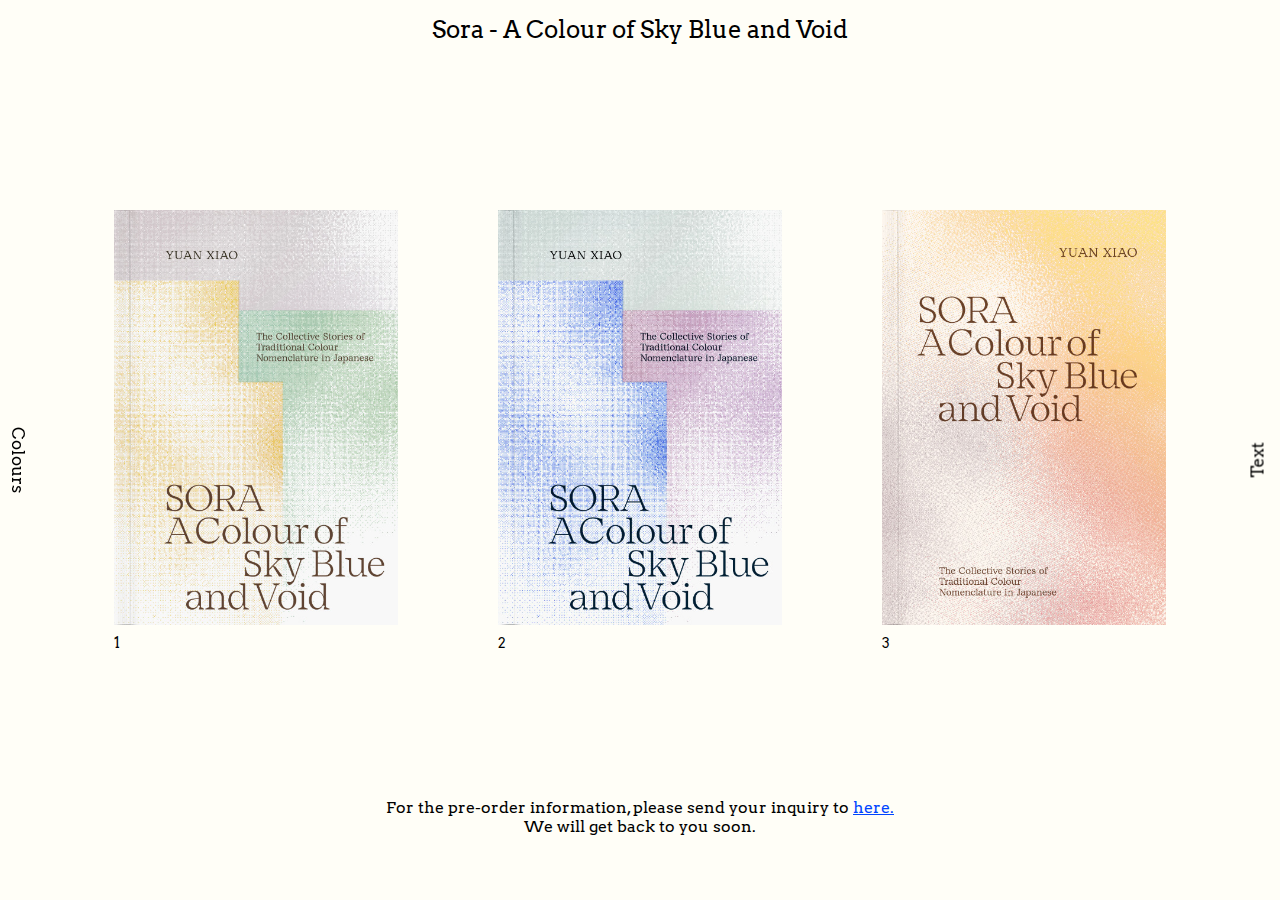
<file: yuanxiao.html>
<!DOCTYPE html>
<html lang="en">
  <head>
    <meta charset="UTF-8" />
    <meta name="viewport" content="width=device-width, initial-scale=1.0" />
    <meta name="description" content="Yuan Xiao's Essay" />
    <meta name="robots" content="index, follow" />
    <link
      href="https://fonts.googleapis.com/css2?family=Noto+Serif+SC&display=swap"
      rel="stylesheet"
    />
    <link
      href="https://fonts.googleapis.com/css2?family=Arvo&display=swap"
      rel="stylesheet"
    />

    <link rel="stylesheet" href="./style/style.css" />
    <title>Sora - A Colour of Sky Blue and Void</title>
  </head>
  <body>
    <div class="cursor cursor--small"></div>
    <!-- Mobile navigation -->
    <div class="mobile-fix-header-wrapper">
      <h1 class="mobile-title">
        <a class="mobile-title-link-wrapper"
          >Sora - A Colour of Sky Blue and Void</a
        >
      </h1>
    </div>
    <ul class="mobile-list">
      <li><a href="./index.html">Text</a></li>
      <li><a href="./colours.html">Colours</a></li>
      <li><a href="#">Yuan Xiao</a></li>
    </ul>
    <section class="contact-main-section">
      <header class="general-header">
        <div class="general-title-wrapper">
          <h1 class="general-title">
            <a href="#" class="general-title-link-wrapper"
              >Sora - A Colour of Sky Blue and Void</a
            >
          </h1>
        </div>
      </header>
      <div class="side-link-wrapper">
        <div class="left-link left-color">
          <div class="left-link-inner-wrapper links-wrapper">
            <a href="./colours.html">Colours</a>
          </div>
        </div>
        <div class="right-link right-text">
          <div class="right-link-inner-wrapper links-wrapper">
            <a href="./index.html">Text</a>
          </div>
        </div>
      </div>
    </section>
    <section class="cover-section">
      <div class="cover-wrapper">
        <div class="cover-1">
          <img src="./image/cover/book-cover-1.jpg" alt="" />
          <p>1</p>
        </div>
        <div class="cover-2">
          <img src="./image/cover/book-cover-2.jpg" alt="" />
          <p>2</p>
        </div>
        <div class="cover-3">
          <img src="./image/cover/book-cover-3.jpg" alt="" />
          <p>3</p>
        </div>
      </div>
    </section>
    <section class="info-section">
      <p>
        For the pre-order information, please send your inquiry to
        <a href="mailto:someone@example.com">here.</a>
      </p>
      <p>
        We will get back to you soon.
      </p>
    </section>
    <script src="./jquery-3.5.1.min.js"></script>
    <script src="./contact.js"></script>
  </body>
</html>
</file>
<file: style/style.css>
@charset "UTF-8";
/*--- Global Settings ---*/
* {
  margin: 0;
  padding: 0;
  -webkit-box-sizing: border-box;
          box-sizing: border-box;
}

html {
  font-size: 62.5%;
  scroll-behavior: smooth;
  cursor: none;
}

body {
  font-family: "Arvo", "Noto Serif JP", serif;
  font-weight: 300;
  background: #fffef7;
  position: relative;
  overflow-x: hidden;
}

a,
span {
  cursor: none;
}

img {
  pointer-events: none;
}

/*--- Cursor ---*/
.cursor {
  position: fixed;
  left: 0;
  top: 0;
  pointer-events: none;
}

.cursor--small {
  width: 1.2rem;
  height: 1.2rem;
  left: -2.5px;
  top: -2.5px;
  border-radius: 50%;
  z-index: 11000;
  background: #444444;
  -webkit-transform: translate(-50%, -50%);
          transform: translate(-50%, -50%);
  -webkit-transition: all 0.1s ease-in-out;
  transition: all 0.1s ease-in-out;
  -webkit-transition-property: background, -webkit-transform;
  transition-property: background, -webkit-transform;
  transition-property: background, transform;
  transition-property: background, transform, -webkit-transform;
}

.cursor--active {
  width: 3rem;
  height: 3rem;
  border: 2px solid #444444;
  border-radius: 50%;
  background: none;
}

/*--- Magic Box ---*/
span {
  text-decoration: none;
  text-indent: 0rem;
  position: relative;
  z-index: 2;
}

span.magic-box {
  display: inline-block;
  -webkit-transition: 0.3s;
  transition: 0.3s;
  -webkit-transition-delay: 0s;
          transition-delay: 0s;
}

span.magic-box:hover {
  -webkit-transition-delay: 0.11s;
          transition-delay: 0.11s;
}

span.magic-box::before {
  content: " ";
  position: absolute;
  bottom: 1px;
  left: -1px;
  padding: 10px 2px;
  width: calc(100% + 2px);
  height: 1px;
  -webkit-transition: 0.4s;
  transition: 0.4s;
}

.magic-fade::after {
  position: relative;
  z-index: 3;
  -webkit-animation: dot-fade 2s ease-in-out forwards 0.5s;
          animation: dot-fade 2s ease-in-out forwards 0.5s;
}

span.color-1::before {
  border-bottom: 2px solid #81c7d4;
}

span.color-2::before {
  border-bottom: 2px solid #fedfe1;
}

span.color-3::before {
  border-bottom: 2px solid #b5495b;
}

span.color-4::before {
  border-bottom: 2px solid #954a45;
}

span.color-5::before {
  border-bottom: 2px solid #e83015;
}

span.color-6::before {
  border-bottom: 2px solid #f4a7b9;
}

span.color-7::before {
  border-bottom: 2px solid #f19483;
}

span.color-8::before {
  border-bottom: 2px solid #8e354a;
}

span.color-9::before {
  border-bottom: 2px solid #cb4042;
}

span.color-10::before {
  border-bottom: 2px solid #f7d94c;
}

span.color-11::before {
  border-bottom: 2px solid #86a697;
}

span.color-12::before {
  border-bottom: 2px solid #58b2dc;
}

span.color-13::before {
  border-bottom: 2px solid #a5dee4;
}

span.color-14::before {
  border-bottom: 2px solid #006284;
}

span.color-15::before {
  border-bottom: 2px solid #81c7d4;
}

span.color-16::before {
  border-bottom: 2px solid #33a6b8;
}

span.color-17::before {
  border-bottom: 2px solid #66bab7;
}

span.color-18::before {
  border-bottom: 2px solid #1e88a8;
}

span.color-19::before {
  border-bottom: 2px solid #3a8fb7;
}

span.color-20::before {
  border-bottom: 2px solid #2ea9df;
}

span.color-21::before {
  border-bottom: 2px solid #7db9de;
}

span.color-22::before {
  border-bottom: 2px solid #005caf;
}

span.color-23::before {
  border-bottom: 2px solid #51a8dd;
}

span.color-24::before {
  border-bottom: 2px solid #080808;
}

span.color-25::before {
  border-bottom: 2px solid #1c1c1c;
}

span.color-26::before {
  border-bottom: 2px solid #0c0c0c;
}

span.color-27::before {
  border-bottom: 2px solid #bdc0ba;
}

span.color-28::before {
  border-bottom: 2px solid #fcfaf2;
}

span.color-29::before {
  border-bottom: 2px solid #fffffb;
}

.bgcolor {
  position: relative;
}

.bgcolor::after {
  position: absolute;
  top: 0rem;
  right: 0rem;
  -webkit-transform: translate(35%, -40%);
          transform: translate(35%, -40%);
  z-index: 5;
  pointer-events: none;
}

.bgcolor-long:after {
  -webkit-transform: translate(25%, -40%);
          transform: translate(25%, -40%);
}

.bgcolor-1::after {
  content: url(../image/circle/mizu.png);
}

.bgcolor-2::after {
  content: url(../image/circle/sakura.png);
}

.bgcolor-3::after {
  content: url(../image/circle/ichigo.png);
}

.bgcolor-4::after {
  content: url(../image/circle/azuki.png);
}

.bgcolor-5::after {
  content: url(../image/circle/syojyohi.png);
  -webkit-transform: translate(23%, -40%);
          transform: translate(23%, -40%);
}

.bgcolor-6::after {
  content: url(../image/circle/ikkonzome.png);
  -webkit-transform: translate(23%, -40%);
          transform: translate(23%, -40%);
}

.bgcolor-7::after {
  content: url(../image/circle/akebono.png);
}

.bgcolor-8::after {
  content: url(../image/circle/suoh.png);
}

.bgcolor-9::after {
  content: url(../image/circle/akabeni赤.png);
  -webkit-transform: translate(50%, -40%);
          transform: translate(50%, -40%);
}

.bgcolor-10::after {
  content: url(../image/circle/nanohana.png);
  -webkit-transform: translate(23%, -40%);
          transform: translate(23%, -40%);
}

.bgcolor-11::after {
  content: url(../image/circle/sabiseiji.png);
  -webkit-transform: translate(23%, -40%);
          transform: translate(23%, -40%);
}

.bgcolor-12::after {
  content: url(../image/circle/sora.png);
}

.bgcolor-13::after {
  content: url(../image/circle/kamenozoki.png);
  -webkit-transform: translate(23%, -40%);
          transform: translate(23%, -40%);
}

.bgcolor-14::after {
  content: url(../image/circle/hanada.png);
}

.bgcolor-15::after {
  content: url(../image/circle/mizu.png);
}

.bgcolor-16::after {
  content: url(../image/circle/asagi.png);
}

.bgcolor-17::after {
  content: url(../image/circle/mizuasagi.png);
  -webkit-transform: translate(23%, -40%);
          transform: translate(23%, -40%);
}

.bgcolor-18::after {
  content: url(../image/circle/hanaasagi.png);
  -webkit-transform: translate(23%, -40%);
          transform: translate(23%, -40%);
}

.bgcolor-19::after {
  content: url(../image/circle/chigusa.png);
}

.bgcolor-20::after {
  content: url(../image/circle/tsuyukus.png);
  -webkit-transform: translate(23%, -40%);
          transform: translate(23%, -40%);
}

.bgcolor-21::after {
  content: url(../image/circle/wasurenagusa.png);
  -webkit-transform: translate(23%, -40%);
          transform: translate(23%, -40%);
}

.bgcolor-22::after {
  content: url(../image/circle/ruri.png);
}

.bgcolor-23::after {
  content: url(../image/circle/gunjyo.png);
}

.bgcolor-24::after {
  content: url(../image/circle/kuro.png);
}

.bgcolor-25::after {
  content: url(../image/circle/sumi.png);
}

.bgcolor-26::after {
  content: url(../image/circle/ro.png);
}

.bgcolor-27::after {
  content: url(../image/circle/Shironezumi.png);
  -webkit-transform: translate(23%, -40%);
          transform: translate(23%, -40%);
}

.bgcolor-28::after {
  content: url(../image/circle/shironeri.png);
  -webkit-transform: translate(23%, -40%);
          transform: translate(23%, -40%);
}

.bgcolor-29::after {
  content: url(../image/circle/gofun.png);
}

@-webkit-keyframes dot-fade {
  0% {
    opacity: 1;
  }
  100% {
    opacity: 0;
  }
}

@keyframes dot-fade {
  0% {
    opacity: 1;
  }
  100% {
    opacity: 0;
  }
}

.main-section {
  height: 105vh;
  position: relative;
  background-image: url(../image/bg/colorhero.jpg);
  background-repeat: no-repeat;
  background-size: 100% 100%;
}

.main-header {
  display: -webkit-box;
  display: -ms-flexbox;
  display: flex;
  -webkit-box-orient: vertical;
  -webkit-box-direction: normal;
      -ms-flex-direction: column;
          flex-direction: column;
  -webkit-box-align: center;
      -ms-flex-align: center;
          align-items: center;
  -webkit-box-pack: center;
      -ms-flex-pack: center;
          justify-content: center;
  min-height: 20vh;
  width: 95%;
  margin: auto;
  z-index: 10;
}

/*--- Mobile Header ---*/
.mobile-fix-header-wrapper,
.mobile-list {
  display: none;
}

/*--- Navigation Head ---*/
.main-title-wrapper {
  width: 100%;
  display: -webkit-box;
  display: -ms-flexbox;
  display: flex;
  -webkit-box-align: center;
      -ms-flex-align: center;
          align-items: center;
  -webkit-box-pack: center;
      -ms-flex-pack: center;
          justify-content: center;
  position: relative;
  top: 0rem;
  z-index: 100;
}

.main-static {
  display: -webkit-box;
  display: -ms-flexbox;
  display: flex;
}

.main-sticky {
  display: none;
  background: #fffef7;
  position: fixed;
}

.main-title-link-wrapper {
  text-decoration: none;
  color: black;
}

.main-title {
  font-size: 2.4rem;
  font-weight: 300;
  margin: 1.5rem 0rem 2rem 0rem;
}

.nav-chapter-no {
  font-size: 2.4rem;
}

.nav-chapter-name {
  font-size: 4.3rem;
  text-decoration: none;
  color: black;
}

.nav-chapter-wrapper {
  display: inline-block;
  margin: 0.7rem 0rem;
}

.nav-chapter-wrapper .nav-chapter-name-wrapper {
  display: inline-block;
  -webkit-transition: all 0.2s ease;
  transition: all 0.2s ease;
}

.nav-chapter-name-wrapper:hover {
  -webkit-transform: skewX(-10deg);
  transform: skewX(-10deg);
  -webkit-transform-origin: bottom;
          transform-origin: bottom;
}

/*--- Side Links ---*/
.side-link-wrapper {
  display: -webkit-box;
  display: -ms-flexbox;
  display: flex;
}

.left-link {
  position: fixed;
  left: -3.3rem;
  top: 50%;
  -webkit-transform: rotate(90deg);
          transform: rotate(90deg);
  -webkit-transform-origin: center;
          transform-origin: center;
}

.right-link {
  position: fixed;
  right: -2.2rem;
  top: 50%;
  -webkit-transform: rotate(-90deg);
          transform: rotate(-90deg);
  -webkit-transform-origin: center;
          transform-origin: center;
}

.right-link.right-text {
  right: -0.5rem;
}

.left-link.left-color {
  left: -2.5rem;
}

.left-link-inner-wrapper a,
.right-link-inner-wrapper a {
  padding: 1.5rem 1rem;
  text-decoration: none;
  color: black;
  font-size: 1.7rem;
  font-weight: 300;
}

.left-link-inner-wrapper,
.right-link-inner-wrapper {
  -webkit-transition: all 0.2s ease;
  transition: all 0.2s ease;
  cursor: none;
}

.left-link-inner-wrapper:hover,
.right-link-inner-wrapper:hover {
  -webkit-transform: translateY(5px);
          transform: translateY(5px);
}

/* --- Background ---*/
.bg-front-wrapper {
  display: none;
  margin-top: -185rem;
  margin-bottom: -200vh;
  -webkit-transform: scale(0.55);
          transform: scale(0.55);
  z-index: -1;
}

/*--- Mobile Nav ---*/
.mobile-nav-wrapper {
  display: none;
}

.abstract-section {
  min-height: 85vh;
  width: 95%;
  margin: auto;
  padding: 1.5rem 25% 8rem 0vw;
}

.chapter-title {
  font-size: 1.7rem;
  font-weight: 300;
  margin-bottom: 3rem;
}

.para-text {
  font-size: 1.7rem;
  font-weight: 100;
  line-height: 2.7rem;
}

.chapter-section {
  position: relative;
  width: 95%;
  margin: auto;
  padding: 1.5rem 0vw 8rem 0vw;
  border: solid rgba(0, 0, 0, 0.3);
  border-width: 2px 0px 0px 0px;
  display: -webkit-box;
  display: -ms-flexbox;
  display: flex;
  -webkit-box-pack: center;
      -ms-flex-pack: center;
          justify-content: center;
}

.refer-div {
  -webkit-box-flex: 1;
      -ms-flex: 1 1 40rem;
          flex: 1 1 40rem;
  display: -webkit-box;
  display: -ms-flexbox;
  display: flex;
}

.refer-left,
.refer-middle,
.refer-right {
  -webkit-box-flex: 1;
      -ms-flex: 1 1 10rem;
          flex: 1 1 10rem;
}

.refer-num {
  font-size: 1.1rem;
}

.refer-content {
  font-size: 1.1rem;
  line-height: 1.6rem;
}

.refer-footer-num {
  font-size: 1.2rem;
}

.para-div {
  -webkit-box-flex: 1;
      -ms-flex: 1 1 40rem;
          flex: 1 1 40rem;
}

.para-div .para-text {
  text-indent: 10rem;
  margin: 0rem 0rem;
}

.para-div .first-para {
  text-indent: 0rem;
}

.quote-wrapper {
  padding: 3rem 0rem;
}

.quote-text {
  font-style: italic;
  padding: 0rem 10rem;
  font-size: 1.7rem;
  font-weight: 100;
  line-height: 2.7rem;
}

.quote-sign {
  font-style: italic;
  padding: 0rem 10rem;
  font-size: 1.7rem;
  font-weight: 100;
  line-height: 3.5rem;
  text-align: right;
}

.ellipses {
  font-style: normal;
  margin: 2.7rem 0rem;
}

#reference {
  display: none;
}

/*--- Chapter on the Right handed side ---*/
#chapter-1,
#chapter-3,
#chapter-5 {
  -webkit-box-orient: horizontal;
  -webkit-box-direction: reverse;
      -ms-flex-direction: row-reverse;
          flex-direction: row-reverse;
}

#chapter-1 .refer-div .refer-right,
#chapter-3 .refer-div .refer-right,
#chapter-5 .refer-div .refer-right {
  padding-right: 3rem;
}

#chapter-1 .refer-div .refer-middle,
#chapter-3 .refer-div .refer-middle,
#chapter-5 .refer-div .refer-middle {
  padding-right: 3rem;
}

#chapter-1 .refer-div .refer-left,
#chapter-3 .refer-div .refer-left,
#chapter-5 .refer-div .refer-left {
  padding-right: 3rem;
}

/*--- Chapter on the Left handed side ---*/
#chapter-2,
#chapter-4,
#conclusion {
  -webkit-box-orient: horizontal;
  -webkit-box-direction: normal;
      -ms-flex-direction: row;
          flex-direction: row;
}

#chapter-2 .refer-div .refer-right,
#chapter-4 .refer-div .refer-right,
#conclusion .refer-div .refer-right {
  padding-left: 3rem;
}

#chapter-2 .refer-div .refer-middle,
#chapter-4 .refer-div .refer-middle,
#conclusion .refer-div .refer-middle {
  padding-left: 3rem;
}

#chapter-2 .refer-div .refer-left,
#chapter-4 .refer-div .refer-left,
#conclusion .refer-div .refer-left {
  padding-left: 3rem;
}

/*--- Conclusion ---*/
#conclusion .para-div {
  -webkit-box-flex: 4;
      -ms-flex: 4 1 40rem;
          flex: 4 1 40rem;
}

#conclusion .refer-div {
  -webkit-box-flex: 1;
      -ms-flex: 1 1 40rem;
          flex: 1 1 40rem;
}

/*--- Background IMG---*/
.bg-tablet {
  display: none;
}

.bg-ch1-wrapper {
  position: absolute;
  left: -90rem;
  top: 10rem;
  -webkit-transform: scale(1);
          transform: scale(1);
  z-index: -10;
}

.bg-ch2-wrapper {
  position: absolute;
  right: -110rem;
  top: -10rem;
  -webkit-transform: scale(1);
          transform: scale(1);
  z-index: -10;
}

.bg-ch3-wrapper-1 {
  position: absolute;
  left: -155rem;
  top: -87rem;
  -webkit-transform: scale(1);
          transform: scale(1);
  z-index: -10;
}

.bg-ch3-wrapper-2 {
  position: absolute;
  left: -140rem;
  top: 15rem;
  -webkit-transform: scale(1);
          transform: scale(1);
  z-index: -10;
}

.bg-ch4-wrapper-1 {
  position: absolute;
  right: -153rem;
  top: -75rem;
  -webkit-transform: scale(1);
          transform: scale(1);
  z-index: -10;
}

.bg-ch4-wrapper-2 {
  position: absolute;
  right: -140rem;
  top: 90rem;
  -webkit-transform: scale(1);
          transform: scale(1);
  z-index: -10;
}

.bg-ch5-wrapper-1 {
  position: absolute;
  left: -250rem;
  top: -195rem;
  -webkit-transform: scale(0.5);
          transform: scale(0.5);
  z-index: -10;
}

.bg-ch5-wrapper-2 {
  position: absolute;
  left: -96rem;
  top: 45rem;
  -webkit-transform: scale(1);
          transform: scale(1);
  z-index: -10;
}

.bg-ch5-wrapper-3 {
  position: absolute;
  left: -100rem;
  bottom: -55rem;
  -webkit-transform: scale(1);
          transform: scale(1);
  z-index: -10;
}

.bg-conclusion-wrapper-1 {
  position: absolute;
  right: -93rem;
  top: -68rem;
  -webkit-transform: scale(1);
          transform: scale(1);
  z-index: -10;
}

.bg-conclusion-wrapper-2 {
  position: absolute;
  right: -65rem;
  bottom: -40rem;
  -webkit-transform: scale(0.5);
          transform: scale(0.5);
  z-index: -10;
}

.bg-conclusion-wrapper-2-tab {
  position: absolute;
  right: -110rem;
  bottom: -85rem;
  -webkit-transform: scale(1);
          transform: scale(1);
  z-index: -10;
}

/*--- Footer Color Control ---*/
.footer-red {
  color: #ff0000;
}

.footer-orange {
  color: #ff9d00;
}

.footer-green {
  color: #00e659;
}

.footer-blue {
  color: #3c71ff;
}

.footer-grey {
  color: #b7b6b6;
}

.footer-purple {
  color: #d958ff;
}

/*--- Reference ID Control ---*/
#no-1-refer {
  position: relative;
  top: 4%;
}

#no-2-refer {
  position: relative;
  top: 33.5%;
}

#no-3-refer {
  position: relative;
  top: 41%;
}

#no-4-refer {
  position: relative;
  top: 79%;
}

#no-5-refer {
  position: relative;
  top: 81%;
}

#no-6-refer {
  position: relative;
  top: 11.5%;
}

#no-7-refer {
  position: relative;
  top: 26%;
}

#no-8-refer {
  position: relative;
  top: 57.5%;
}

#no-9-refer {
  position: relative;
  top: 53.5%;
}

#no-10-refer {
  position: relative;
  top: 65.5%;
}

#no-11-refer {
  position: relative;
  top: 86%;
}

#no-12-refer {
  position: relative;
  top: 6%;
}

#no-13-refer {
  position: relative;
  top: 26%;
}

#no-14-refer {
  position: relative;
  top: 29%;
}

#no-15-refer {
  position: relative;
  top: 35%;
}

#no-16-refer {
  position: relative;
  top: 82%;
}

#no-17-refer {
  position: relative;
  top: 15%;
}

#no-18-refer {
  position: relative;
  top: 20%;
}

#no-19-refer {
  position: relative;
  top: 26.5%;
}

#no-20-refer {
  position: relative;
  top: 33%;
}

#no-21-refer {
  position: relative;
  top: 44%;
}

#no-22-refer {
  position: relative;
  top: 58%;
}

#no-23-refer {
  position: relative;
  top: 59%;
}

#no-24-refer {
  position: relative;
  top: 60.5%;
}

#no-25-refer {
  position: relative;
  top: 60.5%;
}

#no-26-refer {
  position: relative;
  top: 67%;
}

#no-27-refer {
  position: relative;
  top: 69.5%;
}

#no-28-refer {
  position: relative;
  top: 70.5%;
}

#no-29-refer {
  position: relative;
  top: 68.5%;
}

#no-30-refer {
  position: relative;
  top: 80.5%;
}

#no-31-refer {
  position: relative;
  top: 84.5%;
}

#no-32-refer {
  position: relative;
  top: 4%;
}

#no-33-refer {
  position: relative;
  top: 12.5%;
}

#no-34-refer {
  position: relative;
  top: 27%;
}

#no-35-refer {
  position: relative;
  top: 29.5%;
}

#no-36-refer {
  position: relative;
  top: 31%;
}

#no-37-refer {
  position: relative;
  top: 35.5%;
}

#no-38-refer {
  position: relative;
  top: 45%;
}

#no-39-refer {
  position: relative;
  top: 48%;
}

#no-40-refer {
  position: relative;
  top: 58%;
}

#no-41-refer {
  position: relative;
  top: 65%;
}

#no-42-refer {
  position: relative;
  top: 68.5%;
}

#no-43-refer {
  position: relative;
  top: 68.5%;
}

#no-44-refer {
  position: relative;
  top: 75.5%;
}

#no-45-refer {
  position: relative;
  top: 75.5%;
}

#no-46-refer {
  position: relative;
  top: 86.5%;
}

#no-47-refer {
  position: relative;
  top: 92%;
}

#no-48-refer {
  position: relative;
  top: 19%;
}

#no-49-refer {
  position: relative;
  top: 20%;
}

#no-50-refer {
  position: relative;
  top: 28%;
}

#no-51-refer {
  position: relative;
  top: 28.5%;
}

#no-52-refer {
  position: relative;
  top: 32%;
}

#no-53-refer {
  position: relative;
  top: 32.5%;
}

#no-54-refer {
  position: relative;
  top: 52.5%;
}

#no-55-refer {
  position: relative;
  top: 59%;
}

#no-56-refer {
  position: relative;
  top: 60%;
}

#no-57-refer {
  position: relative;
  top: 74%;
}

#no-60-refer {
  position: relative;
  top: 79%;
}

#no-61-refer {
  position: relative;
  top: 79.5%;
}

#no-62-refer {
  position: relative;
  top: 80%;
}

@media screen and (max-width: 1024px) {
  /*--- Header ---*/
  .main-header {
    width: 90%;
  }
  .nav-wrapper {
    padding-top: 4%;
    -ms-flex-item-align: start;
        align-self: flex-start;
  }
  .nav-chapter-wrapper {
    display: block;
  }
  .bg-front-wrapper {
    margin-top: -205rem;
  }
  /*--- Abstract ---*/
  .abstract-section {
    width: 90%;
    padding: 1.5rem 0vw 8rem 0vw;
  }
  /*--- Chapter ---*/
  .chapter-section {
    width: 90%;
  }
  .refer-div {
    display: none;
  }
  .bg-tablet {
    display: block;
  }
  /*--- Reference ----*/
  #reference {
    display: block;
  }
  .reference-grid-wrapper {
    display: -ms-grid;
    display: grid;
    -ms-grid-columns: (23rem)[auto-fit];
        grid-template-columns: repeat(auto-fit, 23rem);
    -webkit-box-pack: center;
        -ms-flex-pack: center;
            justify-content: center;
    grid-gap: 3rem;
  }
  .refer-title {
    font-size: 1.3rem;
    font-weight: 100;
  }
  .refer-tablet div {
    top: 0 !important;
    margin-top: 1rem;
  }
}

@media screen and (max-width: 548px) {
  .cursor {
    display: none;
  }
  html,
  body {
    overflow-x: hidden;
  }
  /*--- Mobile Nav ---*/
  .mobile-fix-header-wrapper {
    position: fixed;
    top: 0rem;
    min-height: 6rem;
    width: 100%;
    padding: 1rem 5%;
    display: -webkit-box;
    display: -ms-flexbox;
    display: flex;
    -webkit-box-align: center;
        -ms-flex-align: center;
            align-items: center;
    -webkit-box-pack: center;
        -ms-flex-pack: center;
            justify-content: center;
    color: black;
    background: #fffef7;
    z-index: 1000;
  }
  .mobile-title {
    font-size: 1.9rem;
    font-weight: 300;
  }
  .mobile-list {
    position: fixed;
    top: 6rem;
    width: 100%;
    padding: 2rem 0rem;
    display: none;
    -webkit-box-orient: vertical;
    -webkit-box-direction: normal;
        -ms-flex-direction: column;
            flex-direction: column;
    -webkit-box-align: center;
        -ms-flex-align: center;
            align-items: center;
    -webkit-box-pack: center;
        -ms-flex-pack: center;
            justify-content: center;
    background: #fffef7;
    list-style-type: none;
    z-index: 1000;
  }
  .mobile-list li {
    font-size: 1.6rem;
    margin: 1.6rem 0rem;
  }
  .mobile-list li a {
    text-decoration: none;
    color: black;
  }
  .mobile-list li a:hover {
    color: #444444;
  }
  /*--- Header ---*/
  .main-section {
    height: 100vh;
  }
  .main-header {
    width: 90%;
  }
  .main-sticky {
    display: none;
  }
  .main-title {
    font-size: 1.9rem;
    -ms-flex-item-align: start;
        align-self: flex-start;
  }
  .main-title-wrapper {
    z-index: 100;
  }
  .nav-chapter-no {
    font-size: 1.9rem;
  }
  .nav-chapter-name {
    font-size: 2.8rem;
  }
  .side-link-wrapper {
    display: none;
  }
  .mobile-nav-wrapper {
    display: -webkit-box;
    display: -ms-flexbox;
    display: flex;
    width: 90%;
    position: absolute;
    bottom: 3rem;
    -webkit-box-align: center;
        -ms-flex-align: center;
            align-items: center;
    -webkit-box-pack: center;
        -ms-flex-pack: center;
            justify-content: center;
    font-size: 1.8rem;
  }
  .mobile-left {
    -webkit-box-flex: 1;
        -ms-flex: 1 1 40rem;
            flex: 1 1 40rem;
    text-align: left;
  }
  .mobile-left a {
    text-decoration: none;
    color: black;
  }
  .mobile-right {
    -webkit-box-flex: 1;
        -ms-flex: 1 1 40rem;
            flex: 1 1 40rem;
    text-align: right;
  }
  .mobile-right a {
    text-decoration: none;
    color: black;
  }
  /*--- Abstract ---*/
  .abstract-section {
    width: 90%;
  }
  /*--- Chapter ---*/
  .chapter-section {
    width: 90%;
  }
  .para-div .para-text {
    text-indent: 5rem;
  }
  .quote-text {
    padding: 0rem 0rem 0rem 5rem;
  }
  .quote-sign {
    padding: 0rem 0rem 0rem 5rem;
  }
  .ellipses {
    padding: 0rem 5rem;
  }
  .reference-grid-wrapper {
    -ms-grid-columns: 1fr;
        grid-template-columns: 1fr;
    grid-gap: 3rem;
  }
}

/*--- Waiting Symbol ---*/
.waiting-symbol {
  position: absolute;
  z-index: 2000;
  width: 100vw;
  height: 100vh;
  margin: auto;
  top: 0%;
  left: 0%;
  background: #fffef7;
}

.waiting-symbol img {
  position: absolute;
  top: 50%;
  left: 50%;
  -webkit-transform: translate(-50%, -50%);
          transform: translate(-50%, -50%);
}

/*--- Header ---*/
.general-header {
  position: relative;
  width: 100%;
  min-height: 6.4rem;
  display: -webkit-box;
  display: -ms-flexbox;
  display: flex;
  -webkit-box-align: center;
      -ms-flex-align: center;
          align-items: center;
  -webkit-box-pack: center;
      -ms-flex-pack: center;
          justify-content: center;
}

.general-title-wrapper {
  background: #fffef7;
  position: fixed;
  width: 100%;
  z-index: 500;
  display: -webkit-box;
  display: -ms-flexbox;
  display: flex;
  -webkit-box-align: center;
      -ms-flex-align: center;
          align-items: center;
  -webkit-box-pack: center;
      -ms-flex-pack: center;
          justify-content: center;
}

.general-title {
  font-size: 2.4rem;
  font-weight: 300;
  margin: 1.5rem 0rem 2rem 0rem;
}

.general-title a {
  text-decoration: none;
  color: black;
}

.sort-buttons {
  position: absolute;
  z-index: 500;
  right: 1rem;
  top: 50%;
  display: -webkit-box;
  display: -ms-flexbox;
  display: flex;
  -webkit-box-align: center;
      -ms-flex-align: center;
          align-items: center;
  -ms-flex-pack: distribute;
      justify-content: space-around;
  -webkit-transform: translate(0%, -50%);
          transform: translate(0%, -50%);
}

.sort-buttons div {
  position: relative;
}

.sort-buttons button {
  border: 1px solid black;
  border-radius: 50%;
  height: 3rem;
  width: 3rem;
  margin: 0rem 0.6rem;
  font-size: 1.3rem;
  -webkit-transition: all 0.2s ease;
  transition: all 0.2s ease;
  cursor: none;
}

.sort-buttons button:hover {
  background: black;
  color: white;
}

.sort-buttons span {
  display: none;
  position: absolute;
  bottom: -75%;
  left: 50%;
  font-size: 1.3rem;
  -webkit-transform: translate(-50%);
          transform: translate(-50%);
}

.sort-button-deactive {
  background: transparent;
  color: black;
}

.sort-button-active {
  background: black;
  color: white;
}

/*--- Categories ---*/
.category-wrapper {
  width: 92%;
  margin: 8rem auto 0rem auto;
}

.category-wrapper .category-name {
  font-size: 2rem;
  font-weight: 300;
}

.category-animal {
  margin-top: 2rem;
}

/*--- Color Section ---*/
.color-section {
  width: 92%;
  margin: 2rem auto;
}

main {
  overflow: hidden;
}

.color-item-wrapper,
.animal-part {
  position: relative;
  display: -webkit-box;
  display: -ms-flexbox;
  display: flex;
  -webkit-box-orient: vertical;
  -webkit-box-direction: normal;
      -ms-flex-direction: column;
          flex-direction: column;
  -webkit-box-align: start;
      -ms-flex-align: start;
          align-items: flex-start;
  -webkit-box-pack: center;
      -ms-flex-pack: center;
          justify-content: center;
  width: 10rem;
  margin: 1.5rem 0.5rem;
}

.color-item-wrapper span,
.animal-part span {
  font-size: 1.1rem;
  font-weight: 300;
}

.color-none-wrapper .color-number {
  display: none;
}

.color-block {
  width: 100%;
  height: 6rem;
}

.color-number,
.alphabet {
  position: absolute;
  top: 9%;
  left: 9%;
}

.alphabet-index {
  display: none;
}

.alphabet-index .alphabet {
  font-size: 1.3rem;
}

.alphabet-index .color-name,
.alphabet-index .color-number {
  display: none;
}

/*--- Section (De)active ---*/
.deactive-part {
  opacity: 0;
  max-height: 0rem;
  margin: 0;
}

.deactive-part div div {
  z-index: -100;
}

.deactive-part h3 {
  margin: 0;
  max-height: 0rem;
}

/*--- Animation Collections---*/
.active-part {
  opacity: 0;
  -webkit-animation: box-fade-general 2s ease-in-out forwards 0s;
          animation: box-fade-general 2s ease-in-out forwards 0s;
}

.active-item-1 {
  -webkit-animation: box-fade-1 2s ease-in-out forwards 0s;
          animation: box-fade-1 2s ease-in-out forwards 0s;
}

.active-item-2 {
  -webkit-animation: box-fade-2 2s ease-in-out forwards 0s;
          animation: box-fade-2 2s ease-in-out forwards 0s;
}

.active-item-3 {
  -webkit-animation: box-fade-3 2s ease-in-out forwards 0s;
          animation: box-fade-3 2s ease-in-out forwards 0s;
}

.active-item-4 {
  -webkit-animation: box-fade-4 2s ease-in-out forwards 0s;
          animation: box-fade-4 2s ease-in-out forwards 0s;
}

.active-item-5 {
  -webkit-animation: box-fade-5 2s ease-in-out forwards 0s;
          animation: box-fade-5 2s ease-in-out forwards 0s;
}

.active-item-6 {
  -webkit-animation: box-fade-6 2s ease-in-out forwards 0s;
          animation: box-fade-6 2s ease-in-out forwards 0s;
}

.active-item-7 {
  -webkit-animation: box-fade-7 2s ease-in-out forwards 0s;
          animation: box-fade-7 2s ease-in-out forwards 0s;
}

.active-item-8 {
  -webkit-animation: box-fade-8 2s ease-in-out forwards 0s;
          animation: box-fade-8 2s ease-in-out forwards 0s;
}

.active-item-9 {
  -webkit-animation: box-fade-9 2s ease-in-out forwards 0s;
          animation: box-fade-9 2s ease-in-out forwards 0s;
}

.active-item-10 {
  -webkit-animation: box-fade-10 2s ease-in-out forwards 0s;
          animation: box-fade-10 2s ease-in-out forwards 0s;
}

.active-item-11 {
  -webkit-animation: box-fade-11 2s ease-in-out forwards 0s;
          animation: box-fade-11 2s ease-in-out forwards 0s;
}

.active-item-12 {
  -webkit-animation: box-fade-12 2s ease-in-out forwards 0s;
          animation: box-fade-12 2s ease-in-out forwards 0s;
}

.active-item-13 {
  -webkit-animation: box-fade-13 2s ease-in-out forwards 0s;
          animation: box-fade-13 2s ease-in-out forwards 0s;
}

.active-item-14 {
  -webkit-animation: box-fade-14 2s ease-in-out forwards 0s;
          animation: box-fade-14 2s ease-in-out forwards 0s;
}

.active-item-15 {
  -webkit-animation: box-fade-15 2s ease-in-out forwards 0s;
          animation: box-fade-15 2s ease-in-out forwards 0s;
}

.active-item-16 {
  -webkit-animation: box-fade-16 2s ease-in-out forwards 0s;
          animation: box-fade-16 2s ease-in-out forwards 0s;
}

.active-item-17 {
  -webkit-animation: box-fade-17 2s ease-in-out forwards 0s;
          animation: box-fade-17 2s ease-in-out forwards 0s;
}

.active-item-18 {
  -webkit-animation: box-fade-18 2s ease-in-out forwards 0s;
          animation: box-fade-18 2s ease-in-out forwards 0s;
}

.active-item-19 {
  -webkit-animation: box-fade-19 2s ease-in-out forwards 0s;
          animation: box-fade-19 2s ease-in-out forwards 0s;
}

.active-item-20 {
  -webkit-animation: box-fade-20 2s ease-in-out forwards 0s;
          animation: box-fade-20 2s ease-in-out forwards 0s;
}

.active-item-21 {
  -webkit-animation: box-fade-21 2s ease-in-out forwards 0s;
          animation: box-fade-21 2s ease-in-out forwards 0s;
}

.active-item-22 {
  -webkit-animation: box-fade-22 2s ease-in-out forwards 0s;
          animation: box-fade-22 2s ease-in-out forwards 0s;
}

@-webkit-keyframes box-fade-general {
  0% {
    opacity: 0;
  }
  100% {
    opacity: 1;
  }
}

@keyframes box-fade-general {
  0% {
    opacity: 0;
  }
  100% {
    opacity: 1;
  }
}

@-webkit-keyframes box-fade-1 {
  0% {
    -webkit-transform: translate(-20px, 400px);
            transform: translate(-20px, 400px);
  }
  100% {
    opacity: 1;
  }
}

@keyframes box-fade-1 {
  0% {
    -webkit-transform: translate(-20px, 400px);
            transform: translate(-20px, 400px);
  }
  100% {
    opacity: 1;
  }
}

@-webkit-keyframes box-fade-2 {
  0% {
    -webkit-transform: translate(-200px, 300px);
            transform: translate(-200px, 300px);
  }
  100% {
    opacity: 1;
  }
}

@keyframes box-fade-2 {
  0% {
    -webkit-transform: translate(-200px, 300px);
            transform: translate(-200px, 300px);
  }
  100% {
    opacity: 1;
  }
}

@-webkit-keyframes box-fade-3 {
  0% {
    -webkit-transform: translate(-150px, 500px);
            transform: translate(-150px, 500px);
  }
  100% {
    opacity: 1;
  }
}

@keyframes box-fade-3 {
  0% {
    -webkit-transform: translate(-150px, 500px);
            transform: translate(-150px, 500px);
  }
  100% {
    opacity: 1;
  }
}

@-webkit-keyframes box-fade-4 {
  0% {
    -webkit-transform: translate(200px, 180px);
            transform: translate(200px, 180px);
  }
  100% {
    opacity: 1;
  }
}

@keyframes box-fade-4 {
  0% {
    -webkit-transform: translate(200px, 180px);
            transform: translate(200px, 180px);
  }
  100% {
    opacity: 1;
  }
}

@-webkit-keyframes box-fade-5 {
  0% {
    -webkit-transform: translate(150px, 600px);
            transform: translate(150px, 600px);
  }
  100% {
    opacity: 1;
  }
}

@keyframes box-fade-5 {
  0% {
    -webkit-transform: translate(150px, 600px);
            transform: translate(150px, 600px);
  }
  100% {
    opacity: 1;
  }
}

@-webkit-keyframes box-fade-6 {
  0% {
    -webkit-transform: translate(-200px, 350px);
            transform: translate(-200px, 350px);
  }
  100% {
    opacity: 1;
  }
}

@keyframes box-fade-6 {
  0% {
    -webkit-transform: translate(-200px, 350px);
            transform: translate(-200px, 350px);
  }
  100% {
    opacity: 1;
  }
}

@-webkit-keyframes box-fade-7 {
  0% {
    -webkit-transform: translate(-200px, 280px);
            transform: translate(-200px, 280px);
  }
  100% {
    opacity: 1;
  }
}

@keyframes box-fade-7 {
  0% {
    -webkit-transform: translate(-200px, 280px);
            transform: translate(-200px, 280px);
  }
  100% {
    opacity: 1;
  }
}

@-webkit-keyframes box-fade-8 {
  0% {
    -webkit-transform: translate(-200px, 250px);
            transform: translate(-200px, 250px);
  }
  100% {
    opacity: 1;
  }
}

@keyframes box-fade-8 {
  0% {
    -webkit-transform: translate(-200px, 250px);
            transform: translate(-200px, 250px);
  }
  100% {
    opacity: 1;
  }
}

@-webkit-keyframes box-fade-9 {
  0% {
    -webkit-transform: translate(-90px, 70px);
            transform: translate(-90px, 70px);
  }
  100% {
    opacity: 1;
  }
}

@keyframes box-fade-9 {
  0% {
    -webkit-transform: translate(-90px, 70px);
            transform: translate(-90px, 70px);
  }
  100% {
    opacity: 1;
  }
}

@-webkit-keyframes box-fade-10 {
  0% {
    -webkit-transform: translate(80px, 170px);
            transform: translate(80px, 170px);
  }
  100% {
    opacity: 1;
  }
}

@keyframes box-fade-10 {
  0% {
    -webkit-transform: translate(80px, 170px);
            transform: translate(80px, 170px);
  }
  100% {
    opacity: 1;
  }
}

@-webkit-keyframes box-fade-11 {
  0% {
    -webkit-transform: translate(-80px, 150px);
            transform: translate(-80px, 150px);
  }
  100% {
    opacity: 1;
  }
}

@keyframes box-fade-11 {
  0% {
    -webkit-transform: translate(-80px, 150px);
            transform: translate(-80px, 150px);
  }
  100% {
    opacity: 1;
  }
}

@-webkit-keyframes box-fade-12 {
  0% {
    -webkit-transform: translate(-230px, 190px);
            transform: translate(-230px, 190px);
  }
  100% {
    opacity: 1;
  }
}

@keyframes box-fade-12 {
  0% {
    -webkit-transform: translate(-230px, 190px);
            transform: translate(-230px, 190px);
  }
  100% {
    opacity: 1;
  }
}

@-webkit-keyframes box-fade-13 {
  0% {
    -webkit-transform: translate(280px, 70px);
            transform: translate(280px, 70px);
  }
  100% {
    opacity: 1;
  }
}

@keyframes box-fade-13 {
  0% {
    -webkit-transform: translate(280px, 70px);
            transform: translate(280px, 70px);
  }
  100% {
    opacity: 1;
  }
}

@-webkit-keyframes box-fade-14 {
  0% {
    -webkit-transform: translate(120px, 320px);
            transform: translate(120px, 320px);
  }
  100% {
    opacity: 1;
  }
}

@keyframes box-fade-14 {
  0% {
    -webkit-transform: translate(120px, 320px);
            transform: translate(120px, 320px);
  }
  100% {
    opacity: 1;
  }
}

@-webkit-keyframes box-fade-15 {
  0% {
    -webkit-transform: translate(380px, 70px);
            transform: translate(380px, 70px);
  }
  100% {
    opacity: 1;
  }
}

@keyframes box-fade-15 {
  0% {
    -webkit-transform: translate(380px, 70px);
            transform: translate(380px, 70px);
  }
  100% {
    opacity: 1;
  }
}

@-webkit-keyframes box-fade-16 {
  0% {
    -webkit-transform: translate(200px, 150px);
            transform: translate(200px, 150px);
  }
  100% {
    opacity: 1;
  }
}

@keyframes box-fade-16 {
  0% {
    -webkit-transform: translate(200px, 150px);
            transform: translate(200px, 150px);
  }
  100% {
    opacity: 1;
  }
}

@-webkit-keyframes box-fade-17 {
  0% {
    opacity: 0;
    -webkit-transform: translate(-130px, 370px);
            transform: translate(-130px, 370px);
  }
  100% {
    opacity: 1;
  }
}

@keyframes box-fade-17 {
  0% {
    opacity: 0;
    -webkit-transform: translate(-130px, 370px);
            transform: translate(-130px, 370px);
  }
  100% {
    opacity: 1;
  }
}

@-webkit-keyframes box-fade-18 {
  0% {
    -webkit-transform: translate(320px, 225px);
            transform: translate(320px, 225px);
  }
  100% {
    opacity: 1;
  }
}

@keyframes box-fade-18 {
  0% {
    -webkit-transform: translate(320px, 225px);
            transform: translate(320px, 225px);
  }
  100% {
    opacity: 1;
  }
}

@-webkit-keyframes box-fade-19 {
  0% {
    -webkit-transform: translate(130px, 240px);
            transform: translate(130px, 240px);
  }
  100% {
    opacity: 1;
  }
}

@keyframes box-fade-19 {
  0% {
    -webkit-transform: translate(130px, 240px);
            transform: translate(130px, 240px);
  }
  100% {
    opacity: 1;
  }
}

@-webkit-keyframes box-fade-20 {
  0% {
    -webkit-transform: translate(290px, 81px);
            transform: translate(290px, 81px);
  }
  100% {
    opacity: 1;
  }
}

@keyframes box-fade-20 {
  0% {
    -webkit-transform: translate(290px, 81px);
            transform: translate(290px, 81px);
  }
  100% {
    opacity: 1;
  }
}

@-webkit-keyframes box-fade-21 {
  0% {
    -webkit-transform: translate(-80px, 160px);
            transform: translate(-80px, 160px);
  }
  100% {
    opacity: 1;
  }
}

@keyframes box-fade-21 {
  0% {
    -webkit-transform: translate(-80px, 160px);
            transform: translate(-80px, 160px);
  }
  100% {
    opacity: 1;
  }
}

@-webkit-keyframes box-fade-22 {
  0% {
    -webkit-transform: translate(-340px, 230px);
            transform: translate(-340px, 230px);
  }
  100% {
    opacity: 1;
  }
}

@keyframes box-fade-22 {
  0% {
    -webkit-transform: translate(-340px, 230px);
            transform: translate(-340px, 230px);
  }
  100% {
    opacity: 1;
  }
}

/*--- Color  Block Control ---*/
.color-block-1 {
  background: #dc9fb4;
}

.color-block-2 {
  background: #e16b8c;
}

.color-block-3 {
  background: #8e354a;
}

.color-block-4 {
  background: #f8c3cd;
}

.color-block-5 {
  background: #f4a7b9;
}

.color-block-6 {
  background: #64363c;
}

.color-block-7 {
  background: #f596aa;
}

.color-block-8 {
  background: #b5495b;
}

.color-block-9 {
  background: #e87a90;
}

.color-block-10 {
  background: #d05a6e;
}

.color-block-11 {
  background: #db4d6d;
}

.color-block-12 {
  background: #fedfe1;
}

.color-block-14 {
  background: #d0104c;
}

.color-block-15 {
  background: #9f353a;
}

.color-block-16 {
  background: #cb1b45;
}

.color-block-17 {
  background: #eea9a9;
}

.color-block-18 {
  background: #bf6766;
}

.color-block-19 {
  background: #86473f;
}

.color-block-21 {
  background: #eb7a77;
}

.color-block-22 {
  background: #954a45;
}

.color-block-23 {
  background: #a96360;
}

.color-block-24 {
  background: #cb4042;
}

.color-block-25 {
  background: #ab3b3a;
}

.color-block-27 {
  background: #904840;
}

.color-block-29 {
  background: #c73e3a;
}

.color-block-31 {
  background: #994639;
}

.color-block-32 {
  background: #f19483;
}

.color-block-33 {
  background: #b54434;
}

.color-block-35 {
  background: #f17c67;
}

.color-block-36 {
  background: #884c3a;
}

.color-block-37 {
  background: #e83015;
}

.color-block-38 {
  background: #d75455;
}

.color-block-40 {
  background: #854836;
}

.color-block-41 {
  background: #a35e47;
}

.color-block-42 {
  background: #cc543a;
}

.color-block-43 {
  background: #724832;
}

.color-block-44 {
  background: #f75c2f;
}

.color-block-46 {
  background: #9a5034;
}

.color-block-47 {
  background: #c46243;
}

.color-block-48 {
  background: #af5f3c;
}

.color-block-49 {
  background: #fb966e;
}

.color-block-53 {
  background: #f05e1c;
}

.color-block-54 {
  background: #ed784a;
}

.color-block-55 {
  background: #ca7853;
}

.color-block-56 {
  background: #b35c37;
}

.color-block-58 {
  background: #e3916e;
}

.color-block-60 {
  background: #f0a986;
}

.color-block-61 {
  background: #a0674b;
}

.color-block-62 {
  background: #c1693c;
}

.color-block-63 {
  background: #fb9966;
}

.color-block-66 {
  background: #e79460;
}

.color-block-68 {
  background: #c78550;
}

.color-block-70 {
  background: #e1a679;
}

.color-block-72 {
  background: #fc9f4d;
}

.color-block-73 {
  background: #ffba84;
}

.color-block-74 {
  background: #e98b2a;
}

.color-block-75 {
  background: #e9a368;
}

.color-block-76 {
  background: #b17844;
}

.color-block-77 {
  background: #96632e;
}

.color-block-79 {
  background: #ca7a2c;
}

.color-block-80 {
  background: #ecb88a;
}

.color-block-81 {
  background: #78552b;
}

.color-block-82 {
  background: #b07736;
}

.color-block-84 {
  background: #e2943b;
}

.color-block-85 {
  background: #c7802d;
}

.color-block-86 {
  background: #9b6e23;
}

.color-block-88 {
  background: #ebb471;
}

.color-block-89 {
  background: #d7b98e;
}

.color-block-91 {
  background: #b68e55;
}

.color-block-94 {
  background: #c18a26;
}

.color-block-95 {
  background: #ffb11b;
}

.color-block-96 {
  background: #d19826;
}

.color-block-97 {
  background: #dda52d;
}

.color-block-98 {
  background: #c99833;
}

.color-block-99 {
  background: #f9bf45;
}

.color-block-100 {
  background: #dcb879;
}

.color-block-101 {
  background: #ba9132;
}

.color-block-102 {
  background: #e8b647;
}

.color-block-103 {
  background: #f7c242;
}

.color-block-106 {
  background: #fad689;
}

.color-block-107 {
  background: #d9ab42;
}

.color-block-108 {
  background: #f6c555;
}

.color-block-109 {
  background: #ffc408;
}

.color-block-110 {
  background: #efbb24;
}

.color-block-111 {
  background: #caad5f;
}

.color-block-117 {
  background: #a28c37;
}

.color-block-121 {
  background: #e9cd4c;
}

.color-block-122 {
  background: #f7d94c;
}

.color-block-123 {
  background: #fbe251;
}

.color-block-126 {
  background: #ddd23b;
}

.color-block-127 {
  background: #a5a051;
}

.color-block-128 {
  background: #bec23f;
}

.color-block-129 {
  background: #6c6a2d;
}

.color-block-130 {
  background: #939650;
}

.color-block-131 {
  background: #838a2d;
}

.color-block-132 {
  background: #b1b479;
}

.color-block-133 {
  background: #616138;
}

.color-block-134 {
  background: #4b4e2a;
}

.color-block-135 {
  background: #5b622e;
}

.color-block-136 {
  background: #4d5139;
}

.color-block-137 {
  background: #89916b;
}

.color-block-138 {
  background: #90b44b;
}

.color-block-139 {
  background: #91ad70;
}

.color-block-140 {
  background: #b5caa0;
}

.color-block-142 {
  background: #7ba23f;
}

.color-block-143 {
  background: #86c166;
}

.color-block-144 {
  background: #4a593d;
}

.color-block-145 {
  background: #42602d;
}

.color-block-146 {
  background: #516e41;
}

.color-block-147 {
  background: #91b493;
}

.color-block-149 {
  background: #1b813e;
}

.color-block-150 {
  background: #5dac81;
}

.color-block-151 {
  background: #36563c;
}

.color-block-152 {
  background: #227d51;
}

.color-block-153 {
  background: #a8d8b9;
}

.color-block-154 {
  background: #6a8372;
}

.color-block-155 {
  background: #2d6d4b;
}

.color-block-156 {
  background: #465d4c;
}

.color-block-157 {
  background: #24936e;
}

.color-block-158 {
  background: #86a697;
}

.color-block-159 {
  background: #00896c;
}

.color-block-161 {
  background: #20604f;
}

.color-block-162 {
  background: #0f4c3a;
}

.color-block-163 {
  background: #4f726c;
}

.color-block-164 {
  background: #00aa90;
}

.color-block-165 {
  background: #69b0ac;
}

.color-block-166 {
  background: #26453d;
}

.color-block-167 {
  background: #66bab7;
}

.color-block-168 {
  background: #268785;
}

.color-block-169 {
  background: #405b55;
}

.color-block-170 {
  background: #305a56;
}

.color-block-171 {
  background: #78c2c4;
}

.color-block-172 {
  background: #376b6d;
}

.color-block-173 {
  background: #a5dee4;
}

.color-block-174 {
  background: #77969a;
}

.color-block-175 {
  background: #6699a1;
}

.color-block-176 {
  background: #81c7d4;
}

.color-block-177 {
  background: #33a6b8;
}

.color-block-178 {
  background: #0c4842;
}

.color-block-179 {
  background: #0d5661;
}

.color-block-180 {
  background: #0089a7;
}

.color-block-181 {
  background: #336774;
}

.color-block-182 {
  background: #255359;
}

.color-block-183 {
  background: #1e88a8;
}

.color-block-185 {
  background: #577c8a;
}

.color-block-186 {
  background: #58b2dc;
}

.color-block-187 {
  background: #2b5f75;
}

.color-block-188 {
  background: #3a8fb7;
}

.color-block-189 {
  background: #2e5c6e;
}

.color-block-190 {
  background: #006284;
}

.color-block-191 {
  background: #7db9de;
}

.color-block-192 {
  background: #51a8dd;
}

.color-block-193 {
  background: #2ea9df;
}

.color-block-195 {
  background: #0f2540;
}

.color-block-196 {
  background: #08192d;
}

.color-block-197 {
  background: #005caf;
}

.color-block-198 {
  background: #0b346e;
}

.color-block-202 {
  background: #113285;
}

.color-block-233 {
  background: #fcfaf2;
}

.color-block-234 {
  background: #fffffb;
}

.color-block-235 {
  background: #bdc0ba;
}

.color-block-248 {
  background: #1c1c1c;
}

.color-block-249 {
  background: #080808;
}

.color-block-250 {
  background: #0c0c0c;
}

@media screen and (max-width: 882px) {
  .general-header {
    -webkit-box-orient: vertical;
    -webkit-box-direction: normal;
        -ms-flex-direction: column;
            flex-direction: column;
    z-index: 500;
    margin-bottom: 0rem;
  }
  .general-title-wrapper {
    position: fixed;
    background: #fffef7;
  }
  .sort-buttons {
    position: relative;
    top: 6rem;
    right: auto;
    margin-top: 1rem;
    z-index: 50;
  }
  .category-animal {
    margin-top: 4rem;
  }
}

@media screen and (max-width: 548px) {
  .waiting-symbol {
    display: none;
  }
  .general-title-wrapper {
    display: none;
  }
  .sort-buttons {
    top: 6.7rem;
  }
  .category-animal {
    margin-top: 6rem;
  }
  .sort-none {
    display: none;
  }
}

body {
  min-height: 100vh;
}

.cover-section {
  position: relative;
  margin: auto;
  min-height: 81.5vh;
  width: 80%;
  display: -webkit-box;
  display: -ms-flexbox;
  display: flex;
  -webkit-box-align: center;
      -ms-flex-align: center;
          align-items: center;
  -webkit-box-pack: center;
      -ms-flex-pack: center;
          justify-content: center;
  z-index: -1;
}

.cover-wrapper {
  width: 100%;
  margin: auto auto auto auto;
  padding-bottom: 0rem;
  display: -webkit-box;
  display: -ms-flexbox;
  display: flex;
  -webkit-box-align: center;
      -ms-flex-align: center;
          align-items: center;
  -webkit-box-pack: center;
      -ms-flex-pack: center;
          justify-content: center;
}

.cover-wrapper div {
  -webkit-box-flex: 1;
      -ms-flex: 1 1 40rem;
          flex: 1 1 40rem;
  display: -webkit-box;
  display: -ms-flexbox;
  display: flex;
  margin: 0rem 5rem;
  -webkit-box-orient: vertical;
  -webkit-box-direction: normal;
      -ms-flex-direction: column;
          flex-direction: column;
  -webkit-box-align: center;
      -ms-flex-align: center;
          align-items: center;
  -webkit-box-pack: center;
      -ms-flex-pack: center;
          justify-content: center;
}

.cover-wrapper div img {
  width: 100%;
}

.cover-wrapper div p {
  -ms-flex-item-align: start;
      align-self: flex-start;
  margin-top: 1rem;
  font-size: 1.4rem;
}

.info-section {
  width: 90%;
  margin: auto;
  margin-bottom: 2rem;
  display: -webkit-box;
  display: -ms-flexbox;
  display: flex;
  -webkit-box-orient: vertical;
  -webkit-box-direction: normal;
      -ms-flex-direction: column;
          flex-direction: column;
  -webkit-box-align: center;
      -ms-flex-align: center;
          align-items: center;
  -webkit-box-pack: center;
      -ms-flex-pack: center;
          justify-content: center;
}

.info-section p {
  font-size: 1.6rem;
  font-weight: 300;
}

.info-section p a {
  color: #0045ff;
}

@media screen and (max-width: 1280px) {
  .cover-section {
    width: 90%;
  }
}

@media screen and (max-width: 1024px) {
  .cover-wrapper {
    -webkit-box-orient: vertical;
    -webkit-box-direction: normal;
        -ms-flex-direction: column;
            flex-direction: column;
  }
  .cover-wrapper div {
    margin: 3rem 0rem;
    width: 50%;
  }
  .info-section {
    text-align: center;
  }
}

@media screen and (max-width: 548px) {
  .cover-section {
    width: 95%;
  }
  .cover-wrapper div {
    margin: 2rem 0rem;
    width: 75%;
  }
  .info-section {
    width: 85%;
    text-align: center;
  }
}
/*# sourceMappingURL=style.css.map */
</file>
<file: AnimationBackup/styles/style.css>
* {
  margin: 0;
  padding: 0;
  -webkit-box-sizing: border-box;
          box-sizing: border-box;
}

html {
  font-size: 62.5%;
  font-family: "Playfair Display", serif;
}

h1 {
  font-size: 3rem;
}

p {
  font-size: 1.8rem;
  line-height: 2.2;
  letter-spacing: 0.5px;
  z-index: 2;
  position: relative;
  margin-bottom: 2.5rem;
}

.main-wrapper {
  min-height: 100vh;
  display: -webkit-box;
  display: -ms-flexbox;
  display: flex;
  -webkit-box-orient: vertical;
  -webkit-box-direction: normal;
      -ms-flex-direction: column;
          flex-direction: column;
  -webkit-box-align: center;
      -ms-flex-align: center;
          align-items: center;
  -webkit-box-pack: center;
      -ms-flex-pack: center;
          justify-content: center;
  -webkit-transition: all 0.4s ease-in-out;
  transition: all 0.4s ease-in-out;
  width: 50%;
  margin: auto;
}

.title-wrapper {
  min-height: 20vh;
  display: -webkit-box;
  display: -ms-flexbox;
  display: flex;
  -webkit-box-pack: center;
      -ms-flex-pack: center;
          justify-content: center;
  -webkit-box-align: center;
      -ms-flex-align: center;
          align-items: center;
}

.body-wrapper {
  min-height: 20vh;
  display: -webkit-box;
  display: -ms-flexbox;
  display: flex;
  -webkit-box-orient: vertical;
  -webkit-box-direction: normal;
      -ms-flex-direction: column;
          flex-direction: column;
  -webkit-box-pack: center;
      -ms-flex-pack: center;
          justify-content: center;
  -webkit-box-align: center;
      -ms-flex-align: center;
          align-items: center;
}

span {
  text-decoration: none;
  position: relative;
  cursor: pointer;
  z-index: 2;
}

span.magic-box {
  display: inline-block;
  -webkit-transition: 0.3s;
  transition: 0.3s;
  -webkit-transition-delay: 0s;
          transition-delay: 0s;
}

span.magic-box:hover {
  color: #fff;
  -webkit-transition-delay: 0.11s;
          transition-delay: 0.11s;
}

span.magic-box::before {
  content: " ";
  position: absolute;
  bottom: 5px;
  left: -1px;
  padding: -10px 2px;
  width: calc(100% + 2px);
  height: 1px;
  -webkit-transition: 0.4s;
  transition: 0.4s;
}

span.magic-box:hover::before {
  border-color: transparent;
}

span.color-1::before {
  border-bottom: 2px solid #0c4842;
}

span.color-2::before {
  border-bottom: 2px solid #32a5b7;
}

span.color-3::before {
  border-bottom: 2px solid #a5dde3;
}

span.color-4::before {
  border-bottom: 2px solid #66b9b5;
}

.magic-fade::after {
  z-index: 3;
  -webkit-animation: dot-fade 2s ease-in-out forwards 0.5s;
          animation: dot-fade 2s ease-in-out forwards 0.5s;
}

.bgcolor::after {
  position: absolute;
  left: 0;
  bottom: 0;
  -webkit-transform: translate(-38%, 50%);
          transform: translate(-38%, 50%);
}

.bgcolor-1::after {
  content: url(../circleImg/PNG/color1.png);
}

.bgcolor-2::after {
  content: url(../circleImg/PNG/color2.png);
}

.bgcolor-3::after {
  content: url(../circleImg/PNG/color3.png);
}

.bgcolor-4::after {
  content: url(../circleImg/PNG/color4.png);
}

@-webkit-keyframes dot-fade {
  0% {
    opacity: 1;
  }
  100% {
    opacity: 0;
  }
}

@keyframes dot-fade {
  0% {
    opacity: 1;
  }
  100% {
    opacity: 0;
  }
}
/*# sourceMappingURL=style.css.map */
</file>
